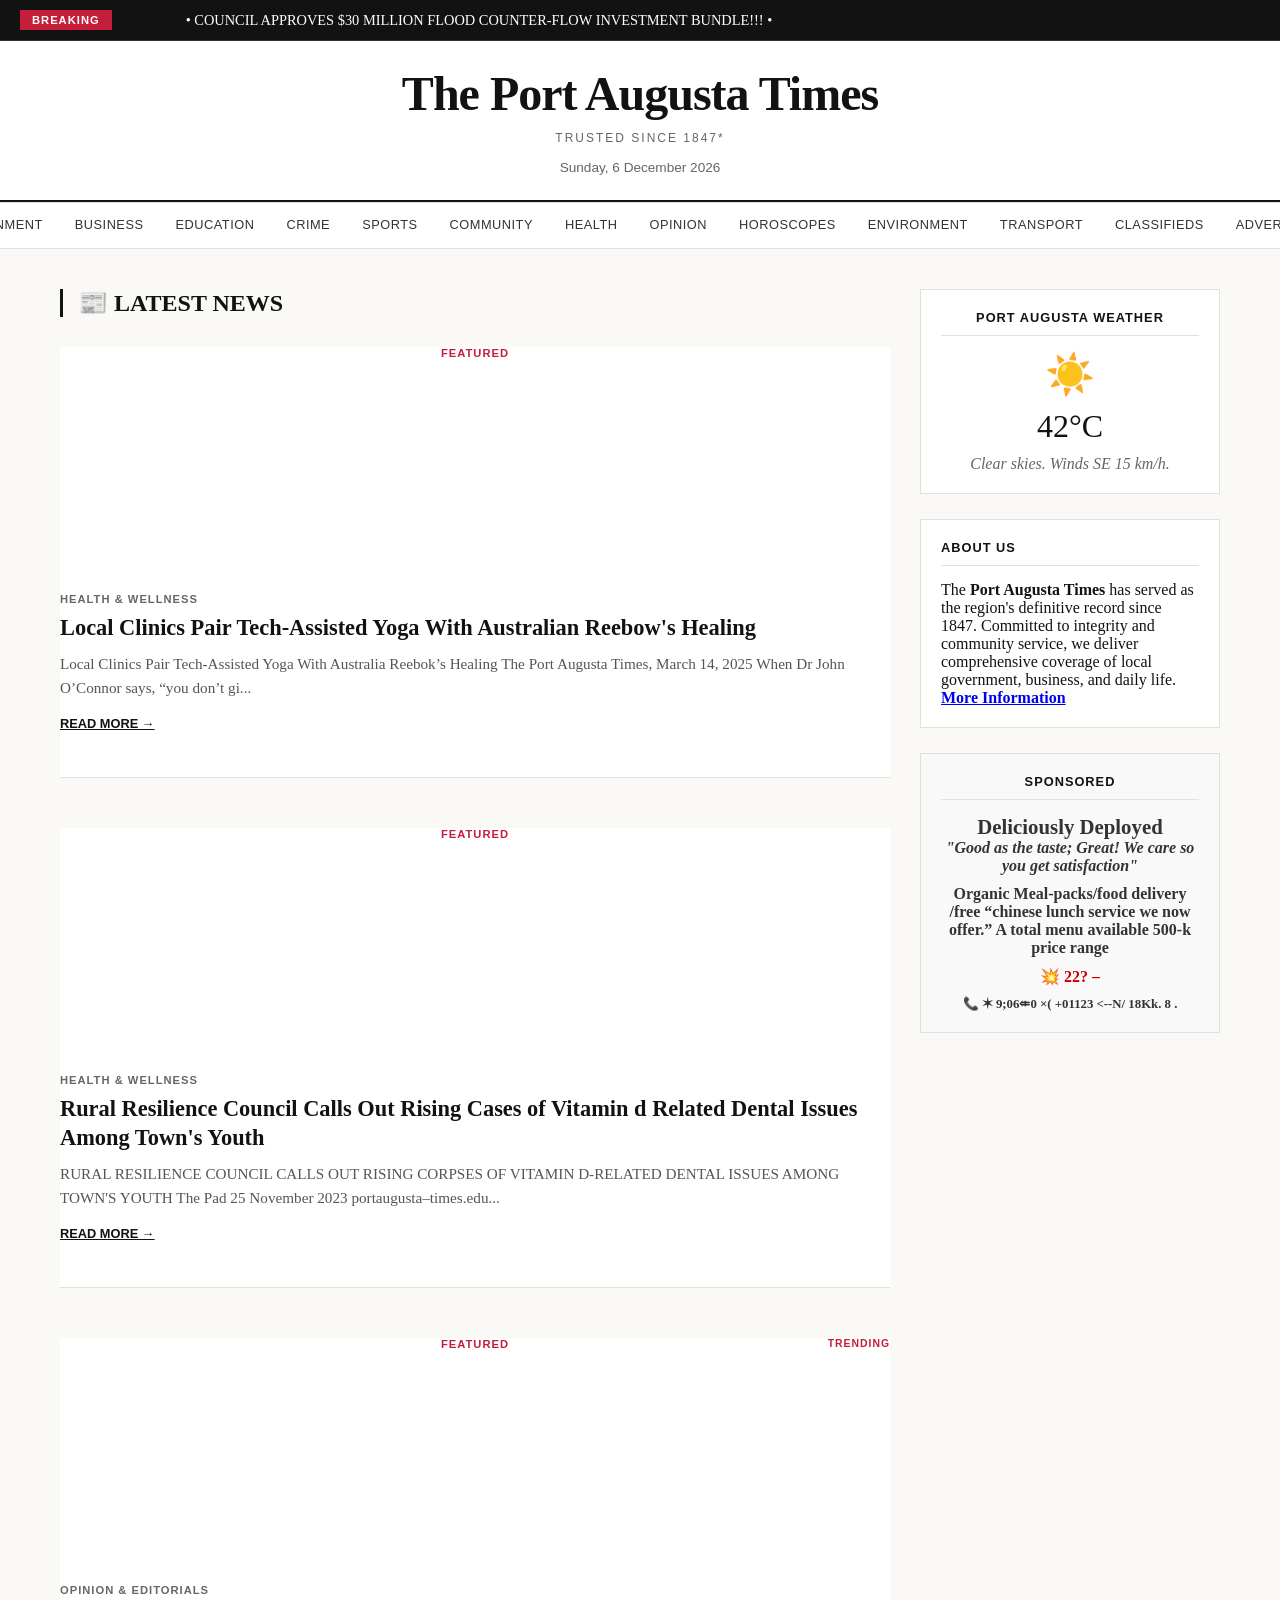
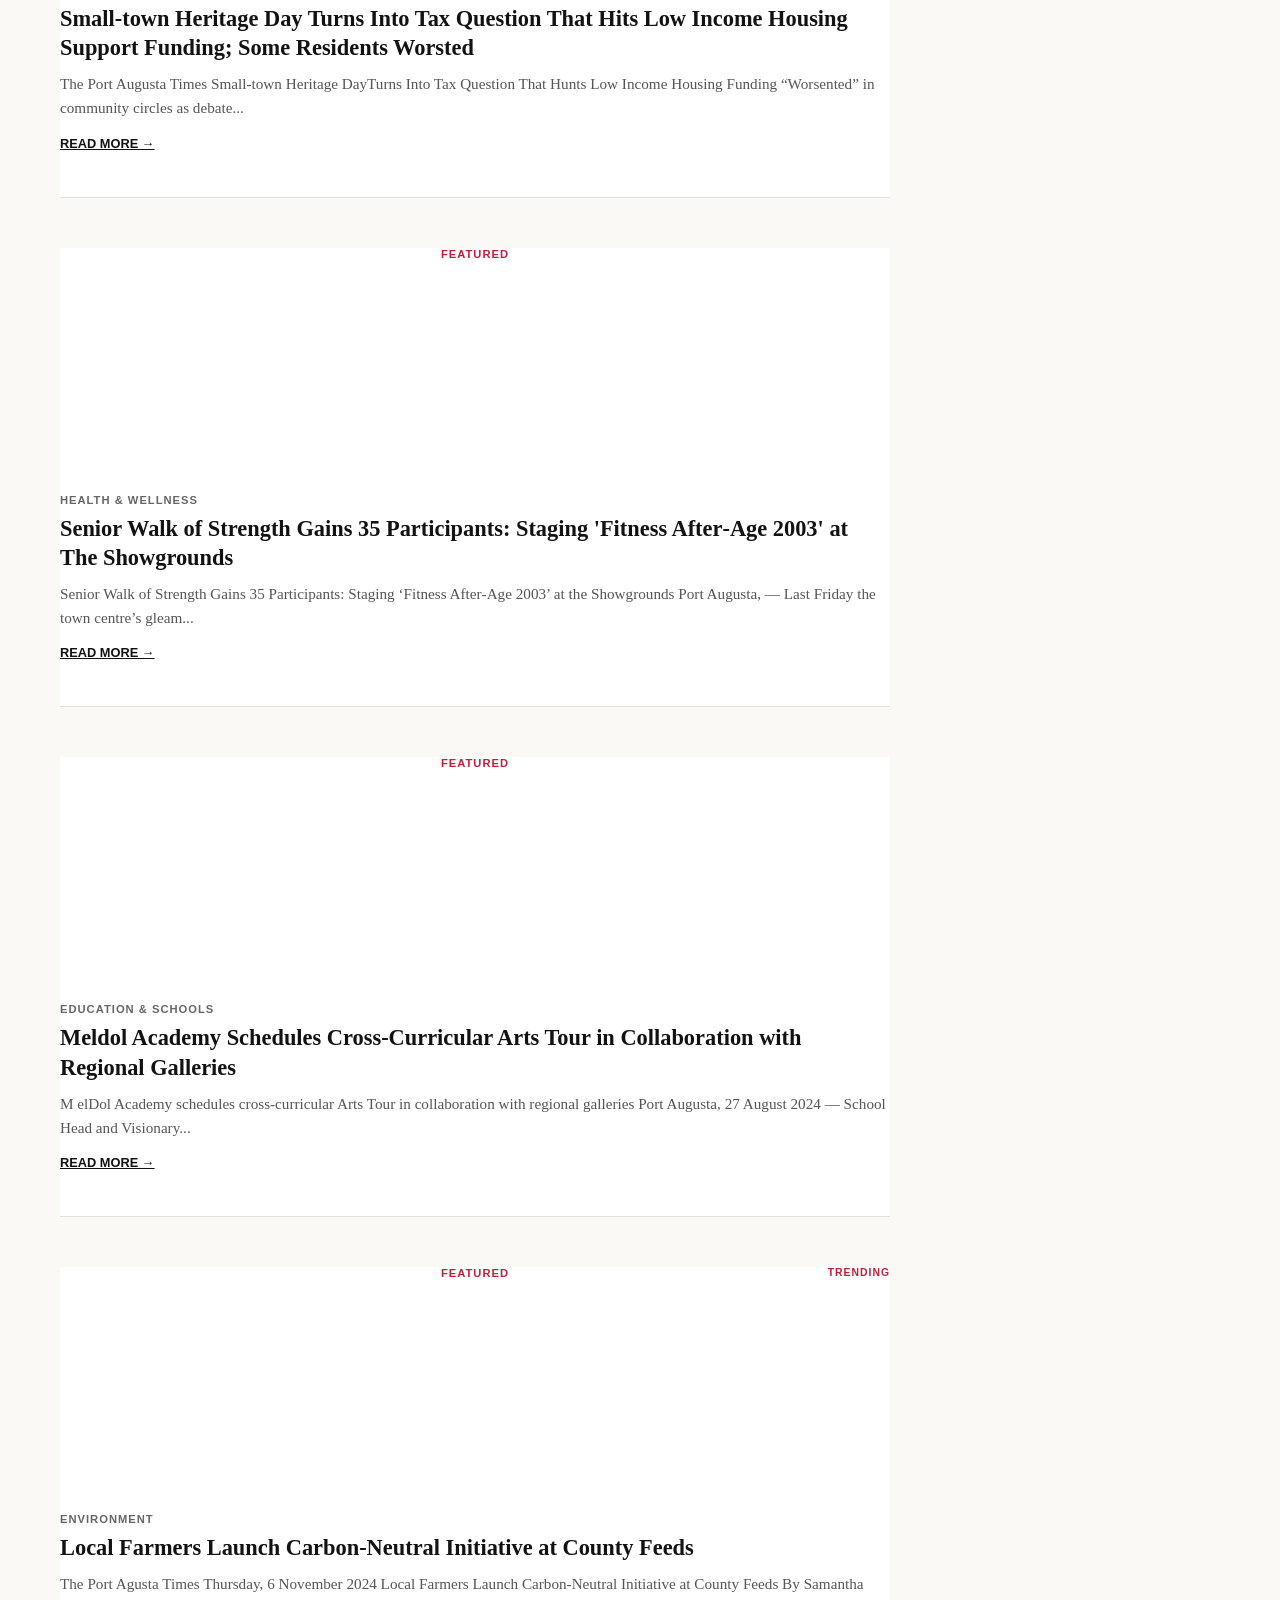
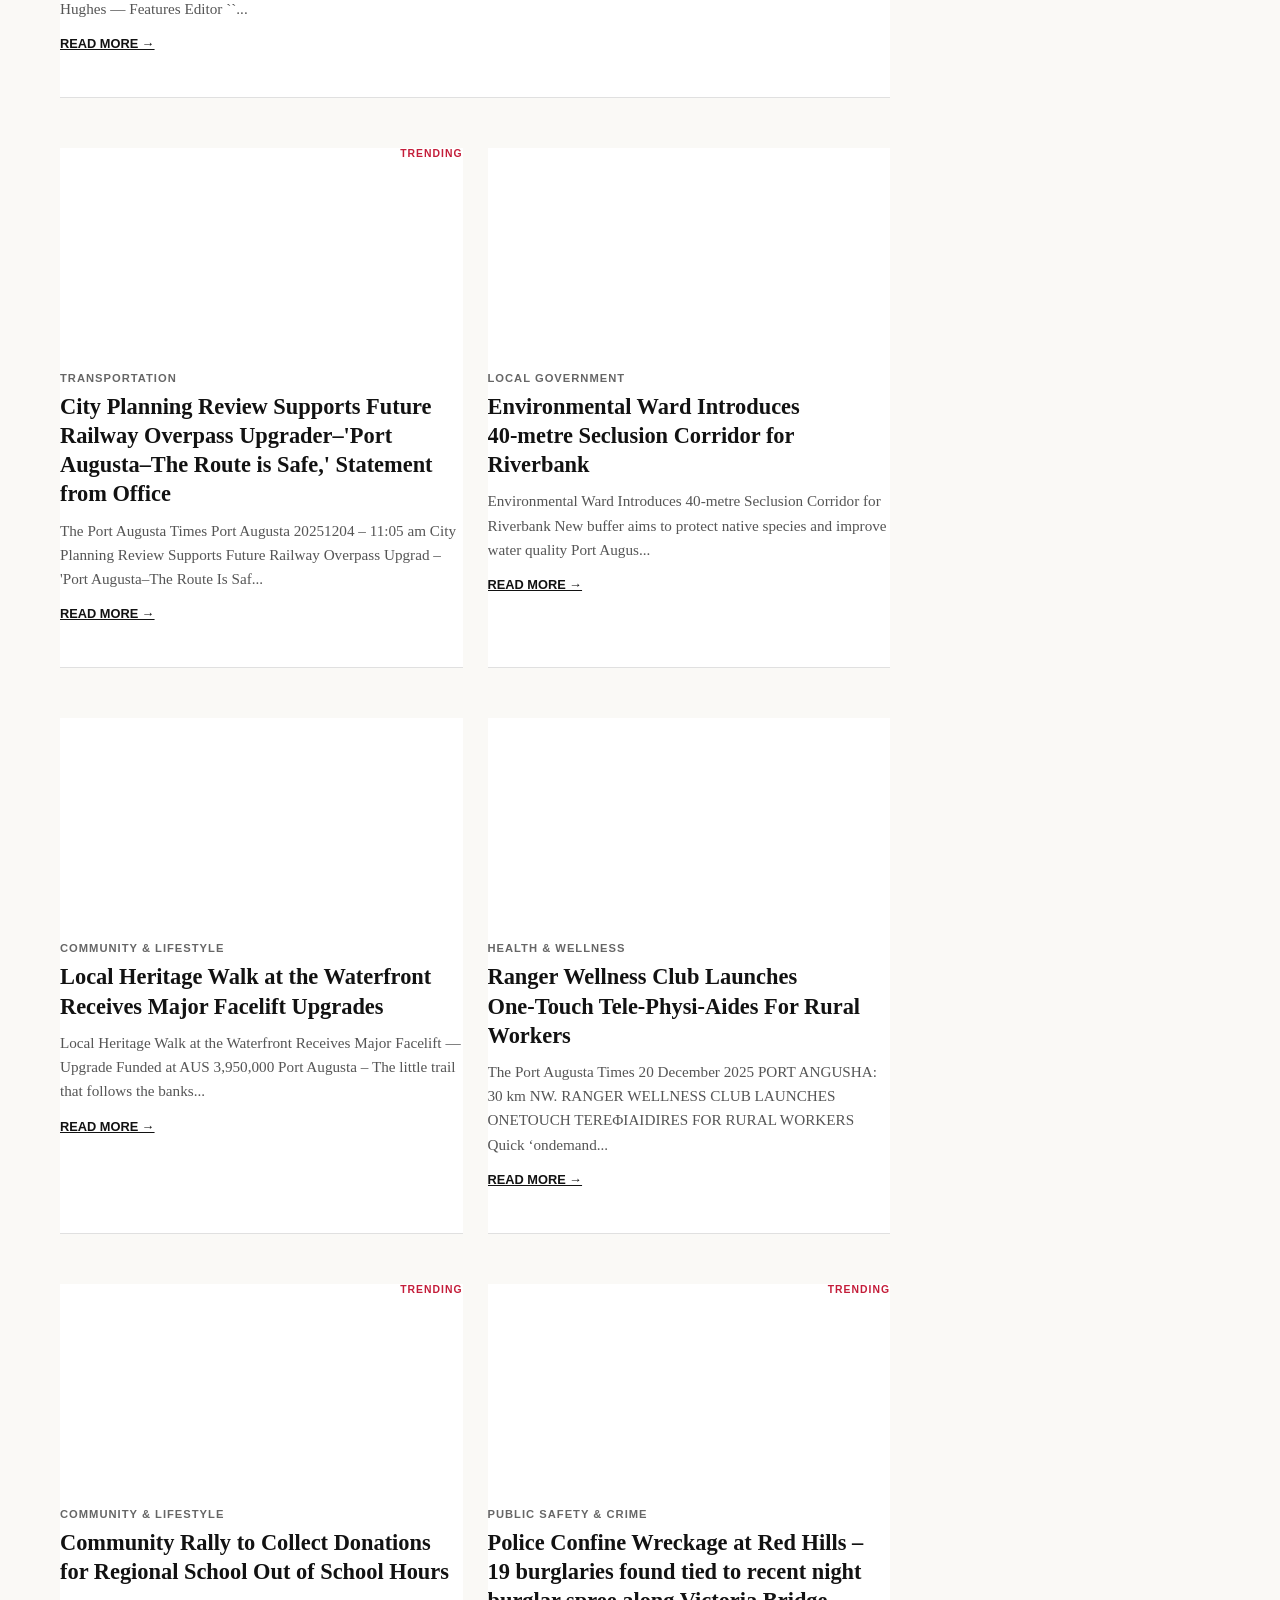
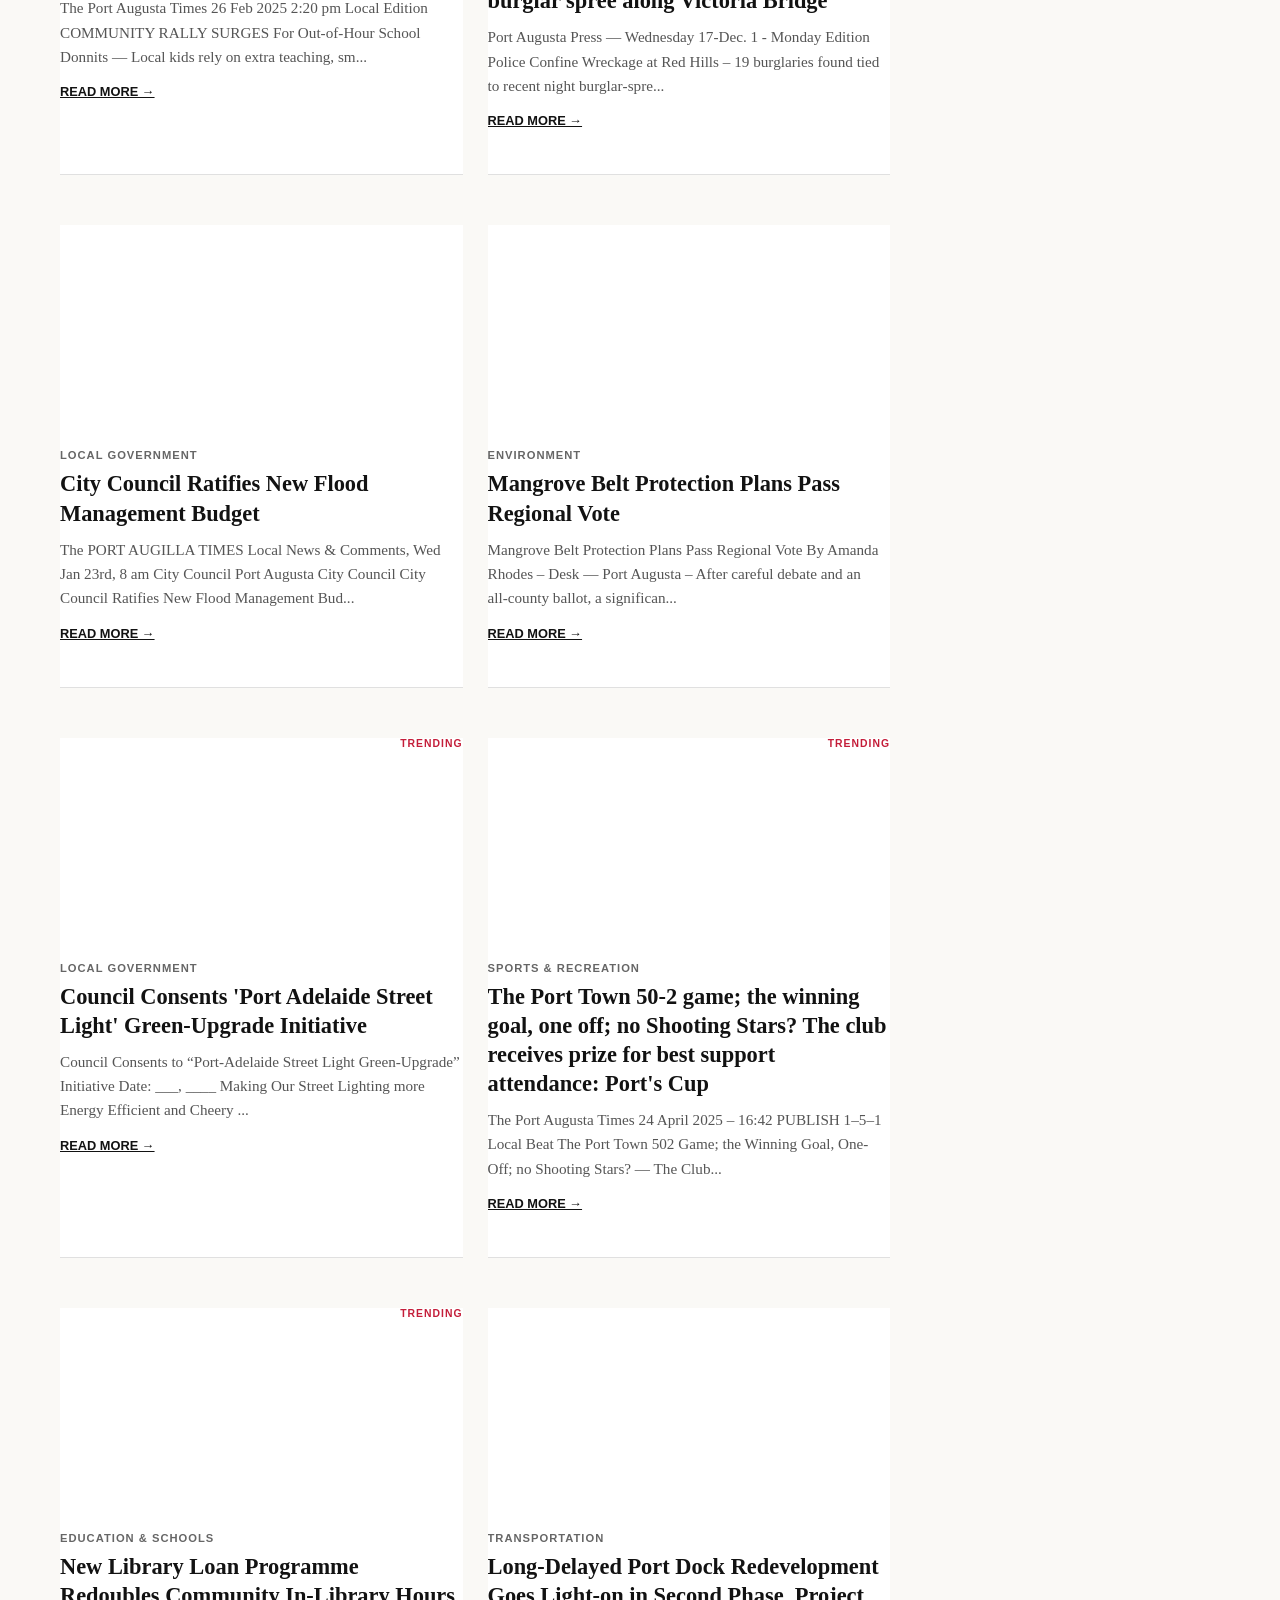
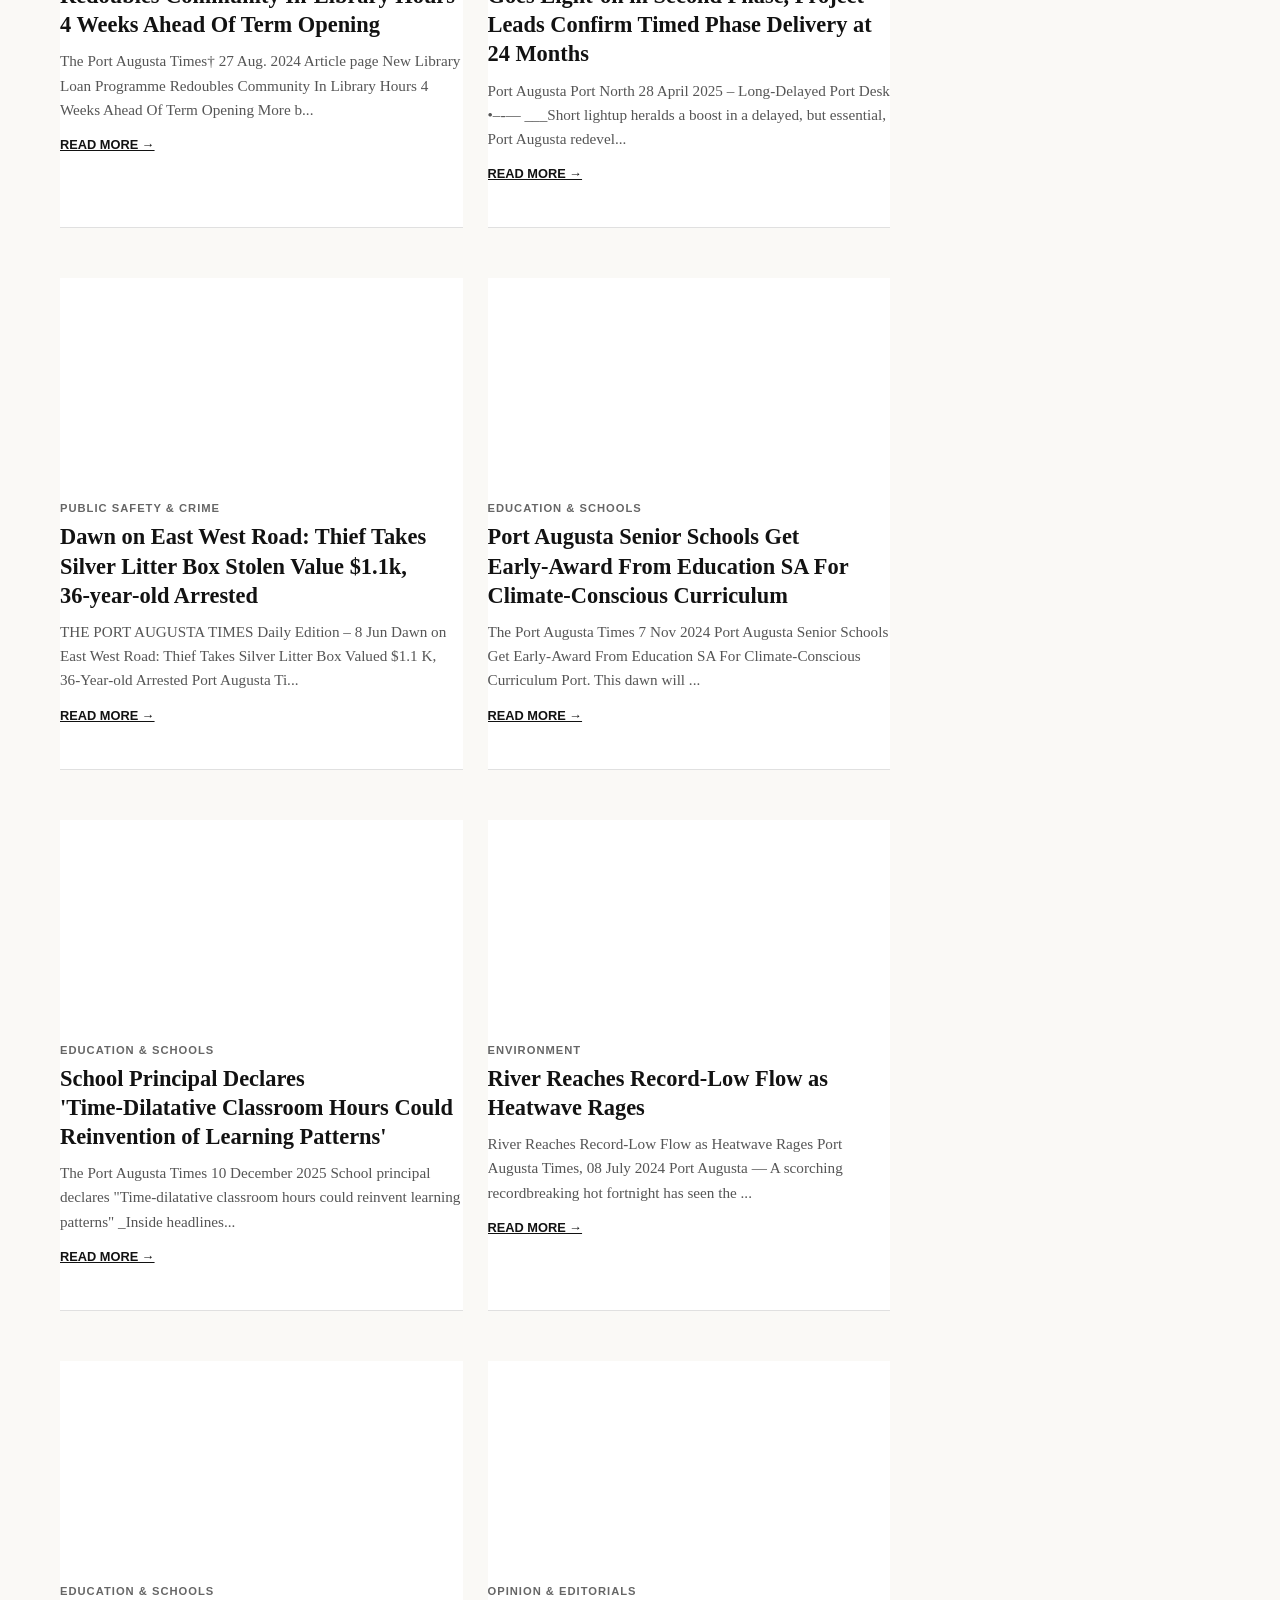
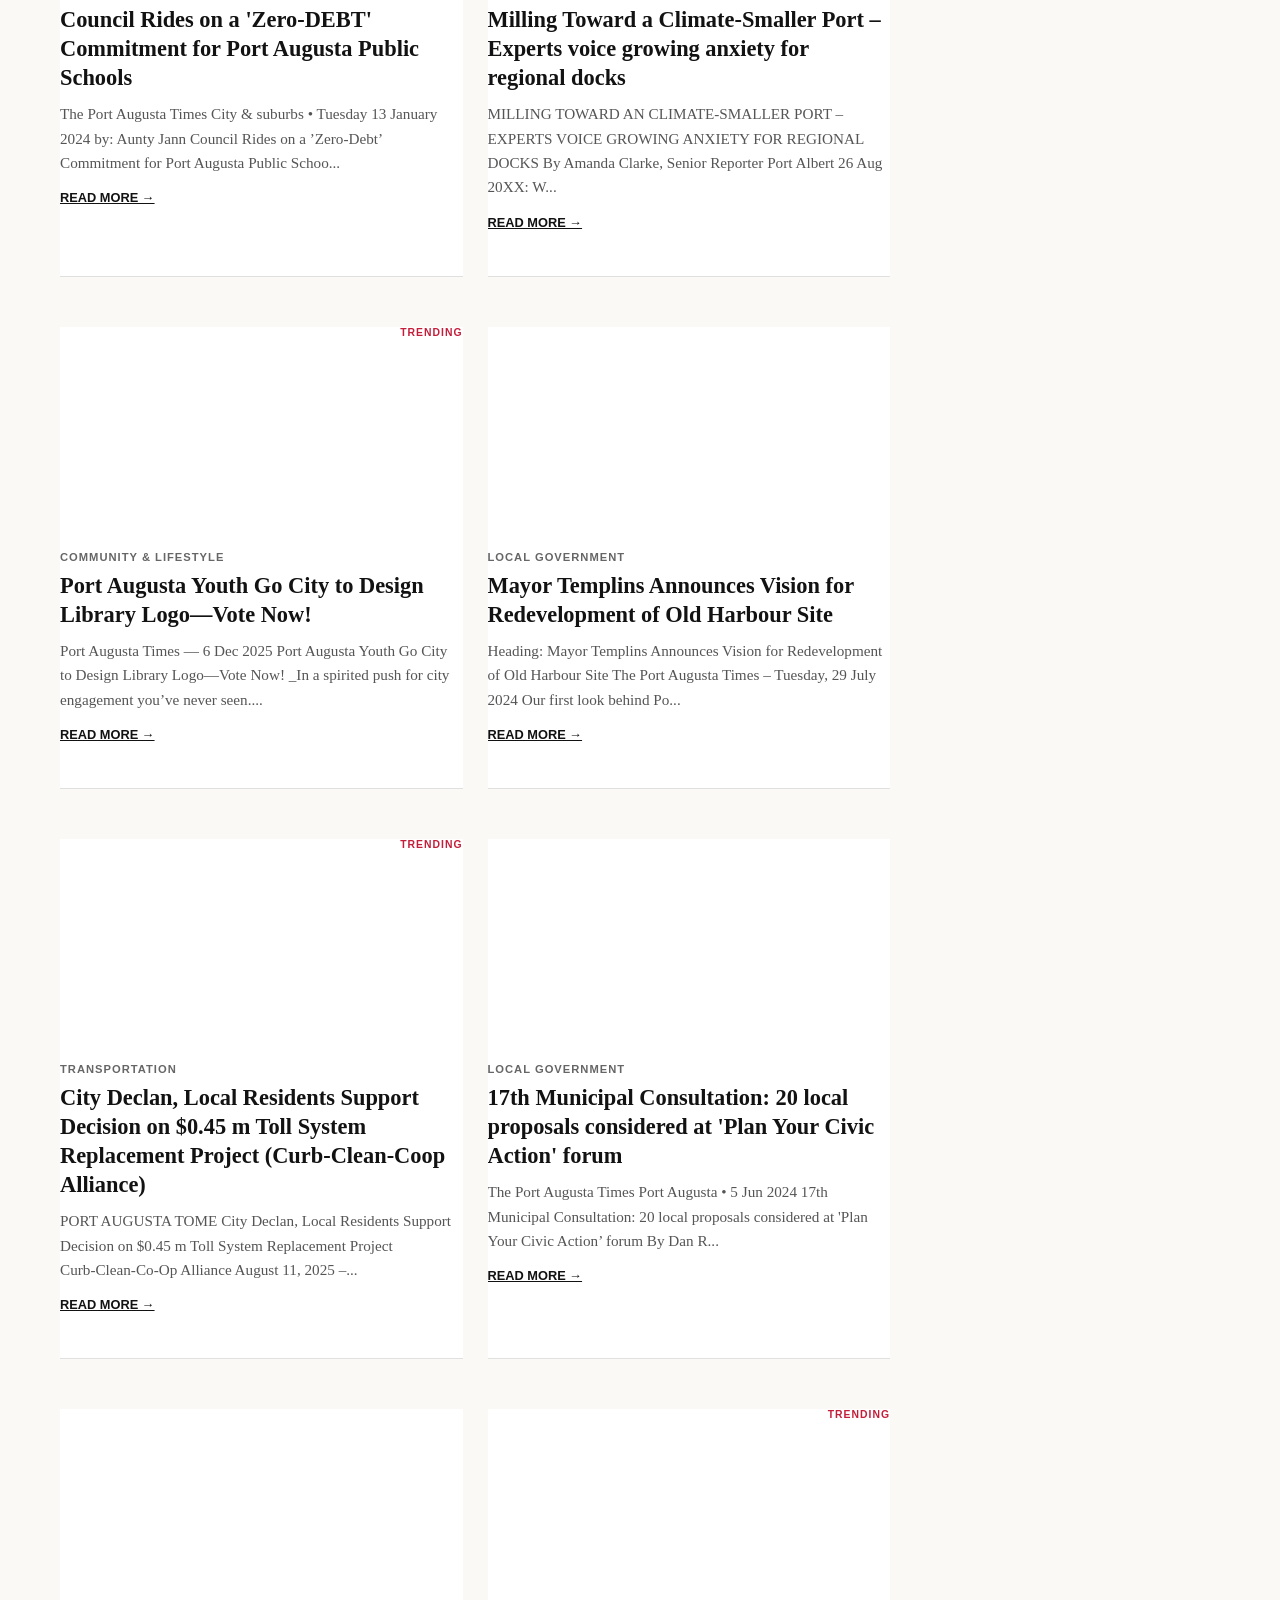
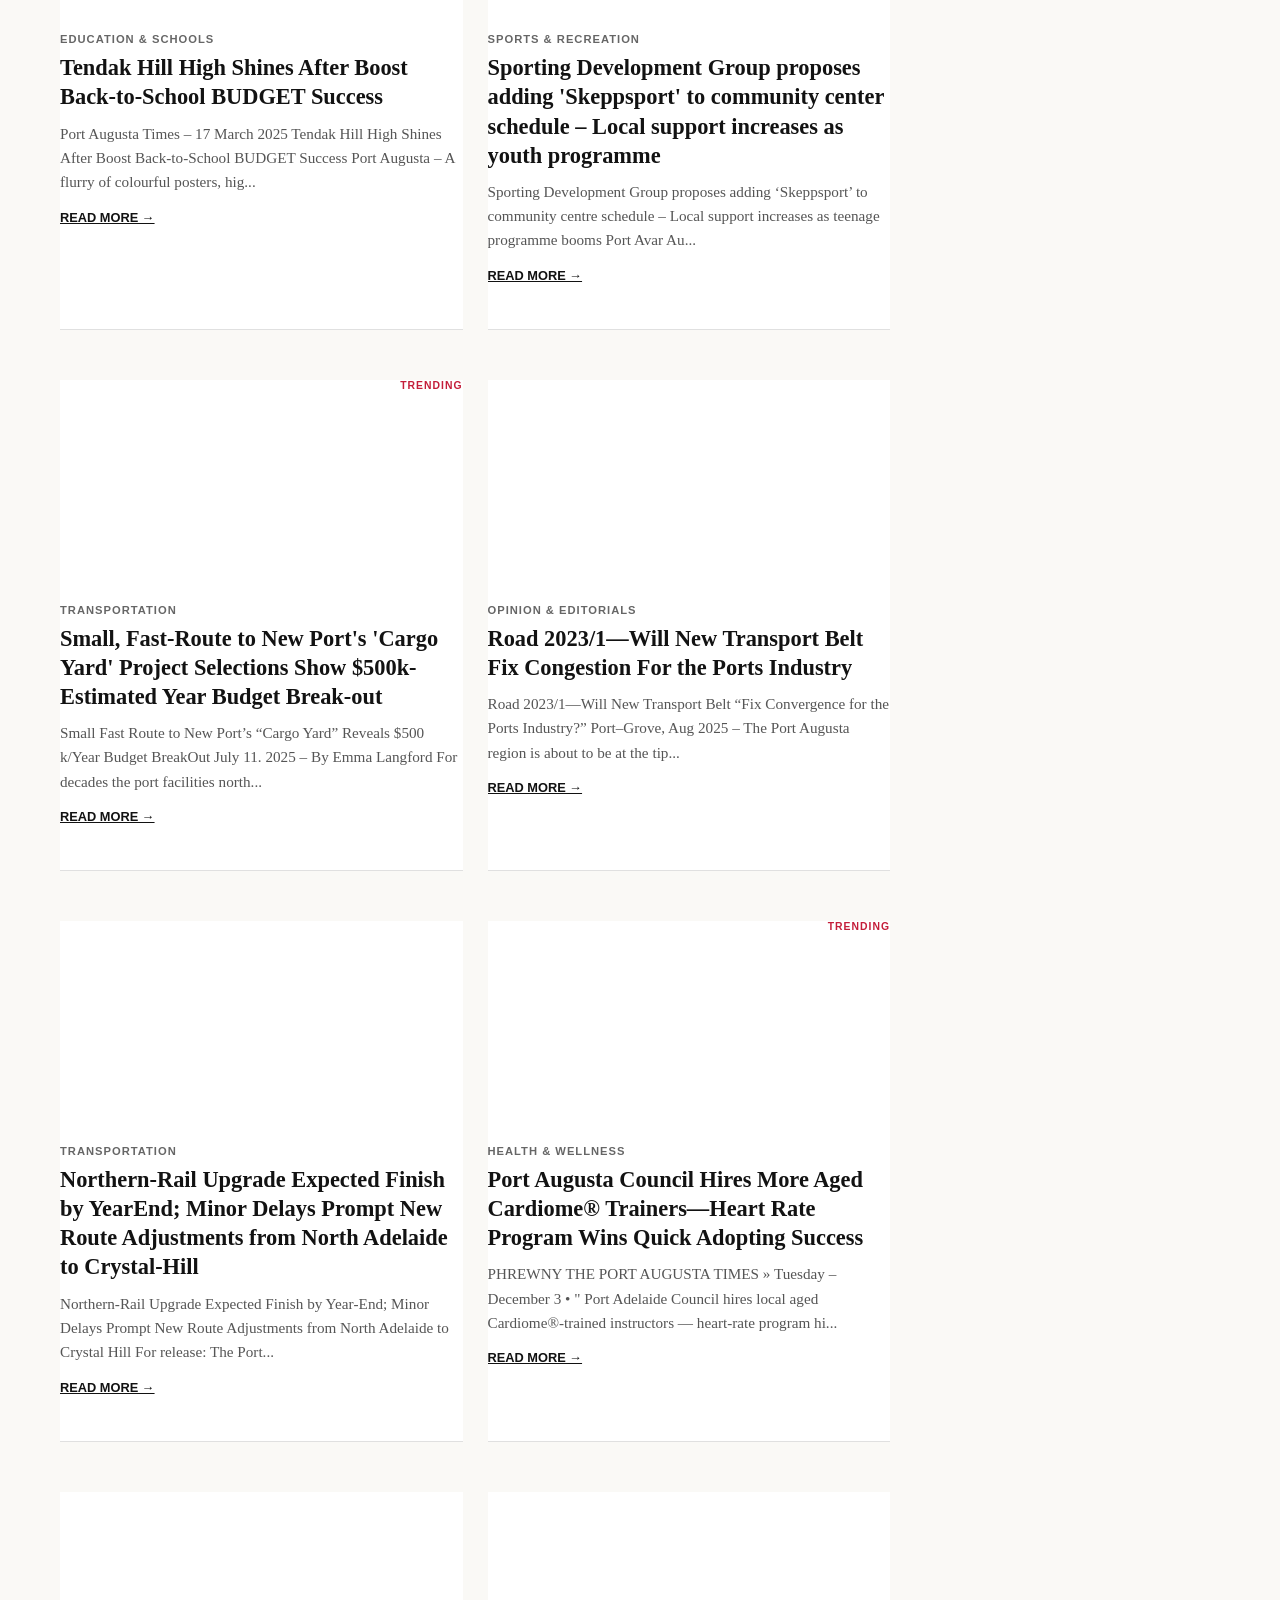
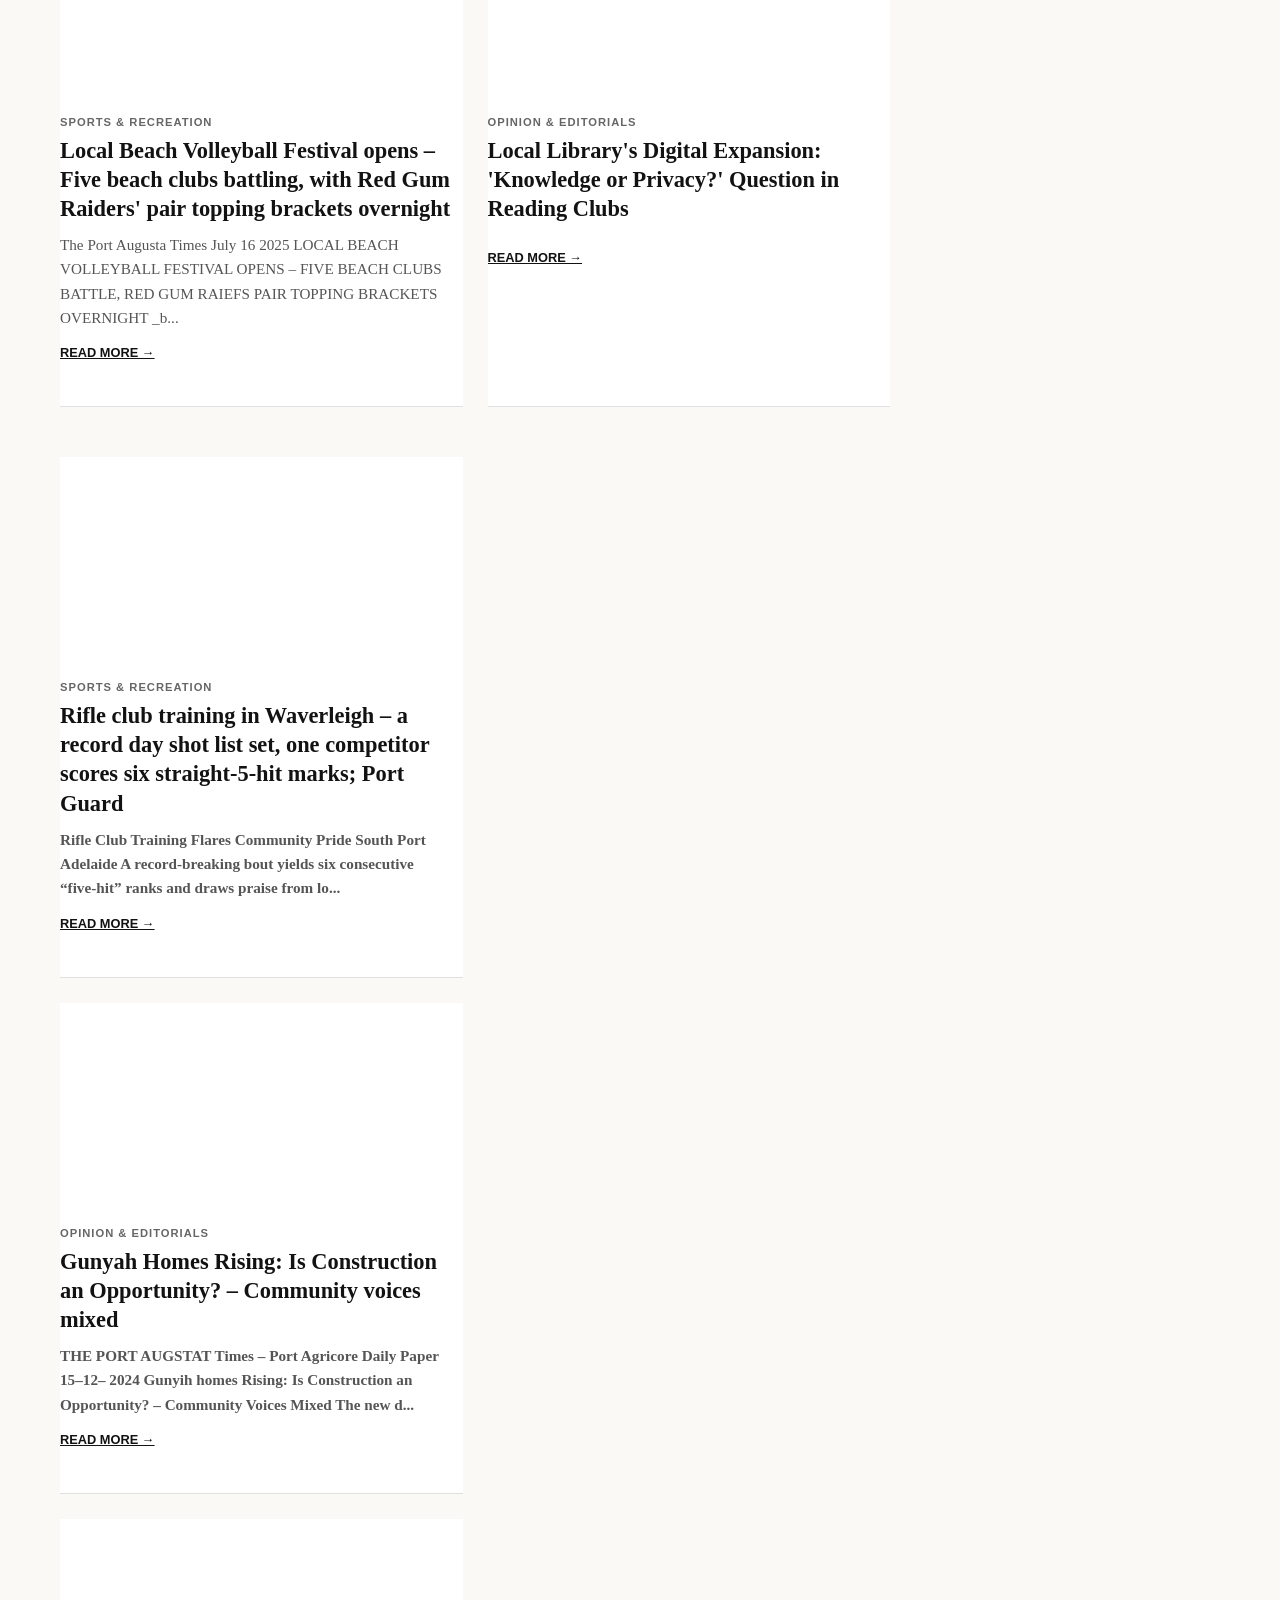
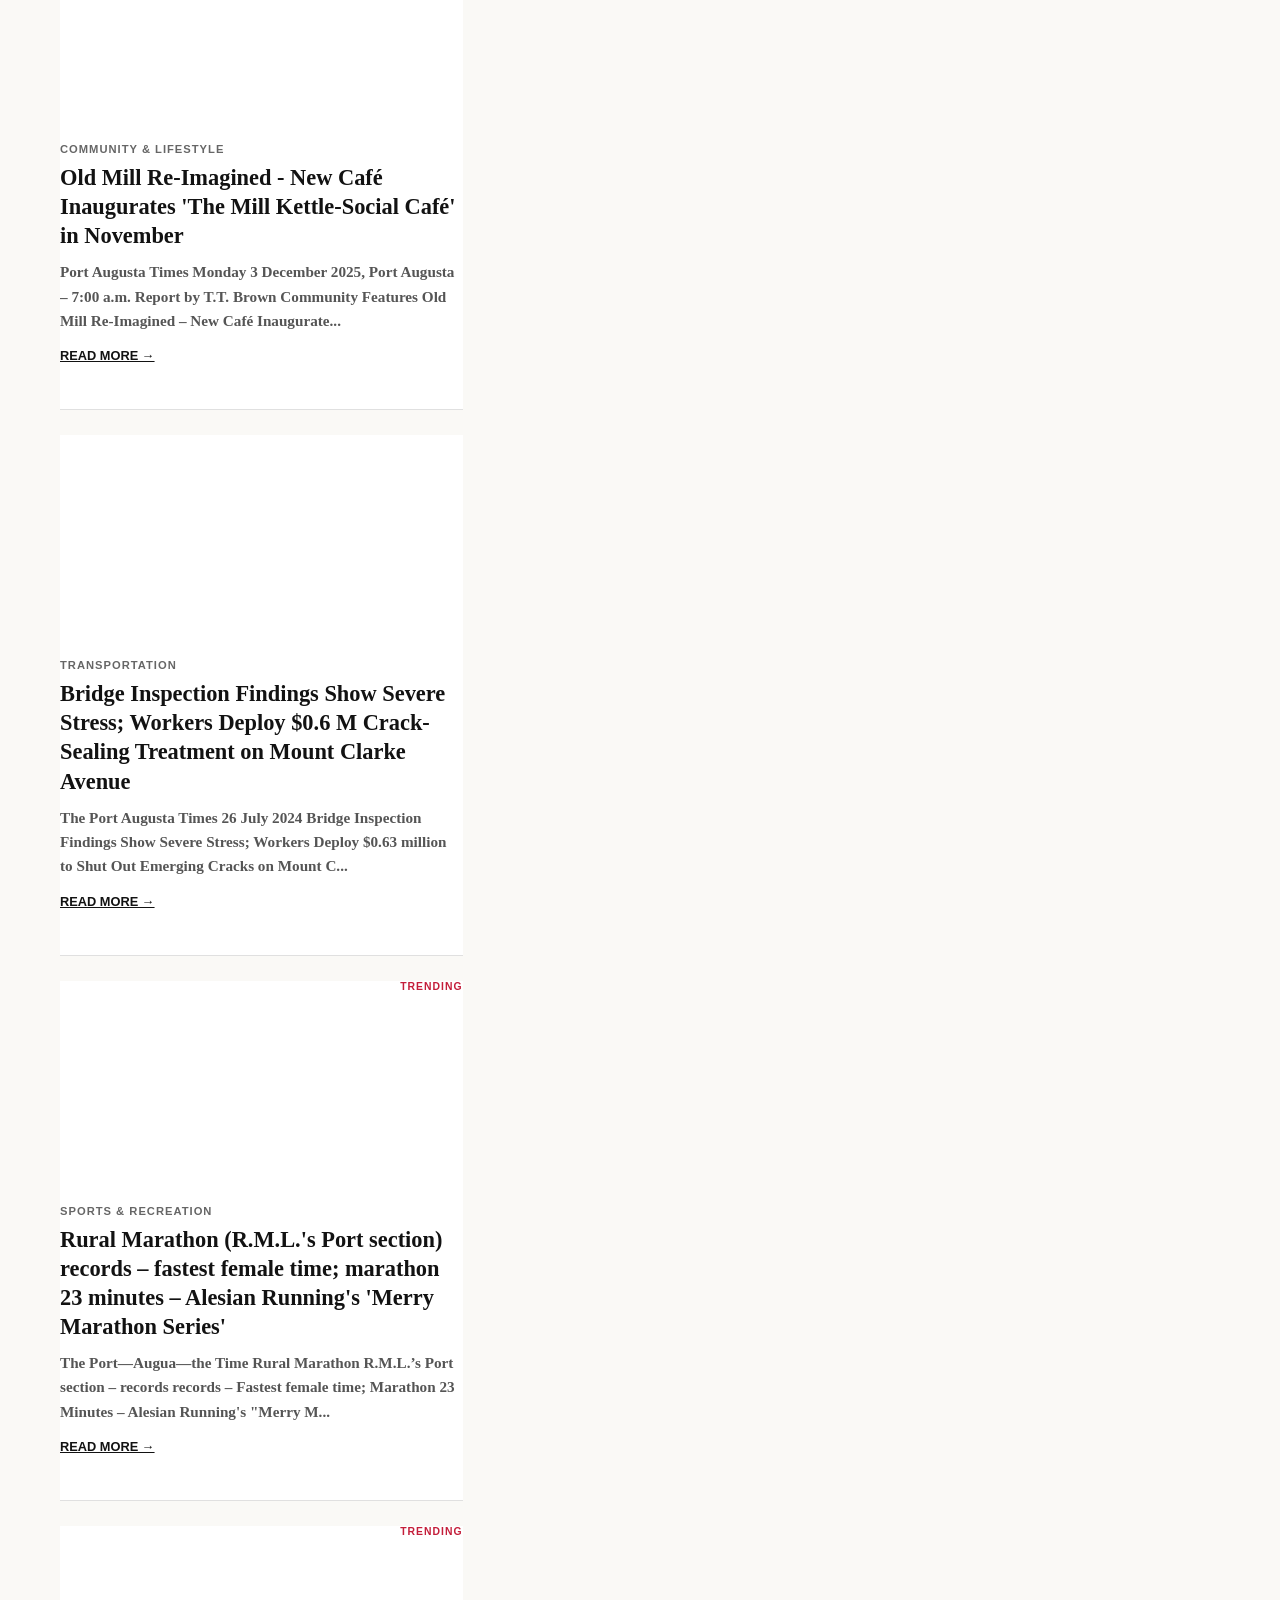
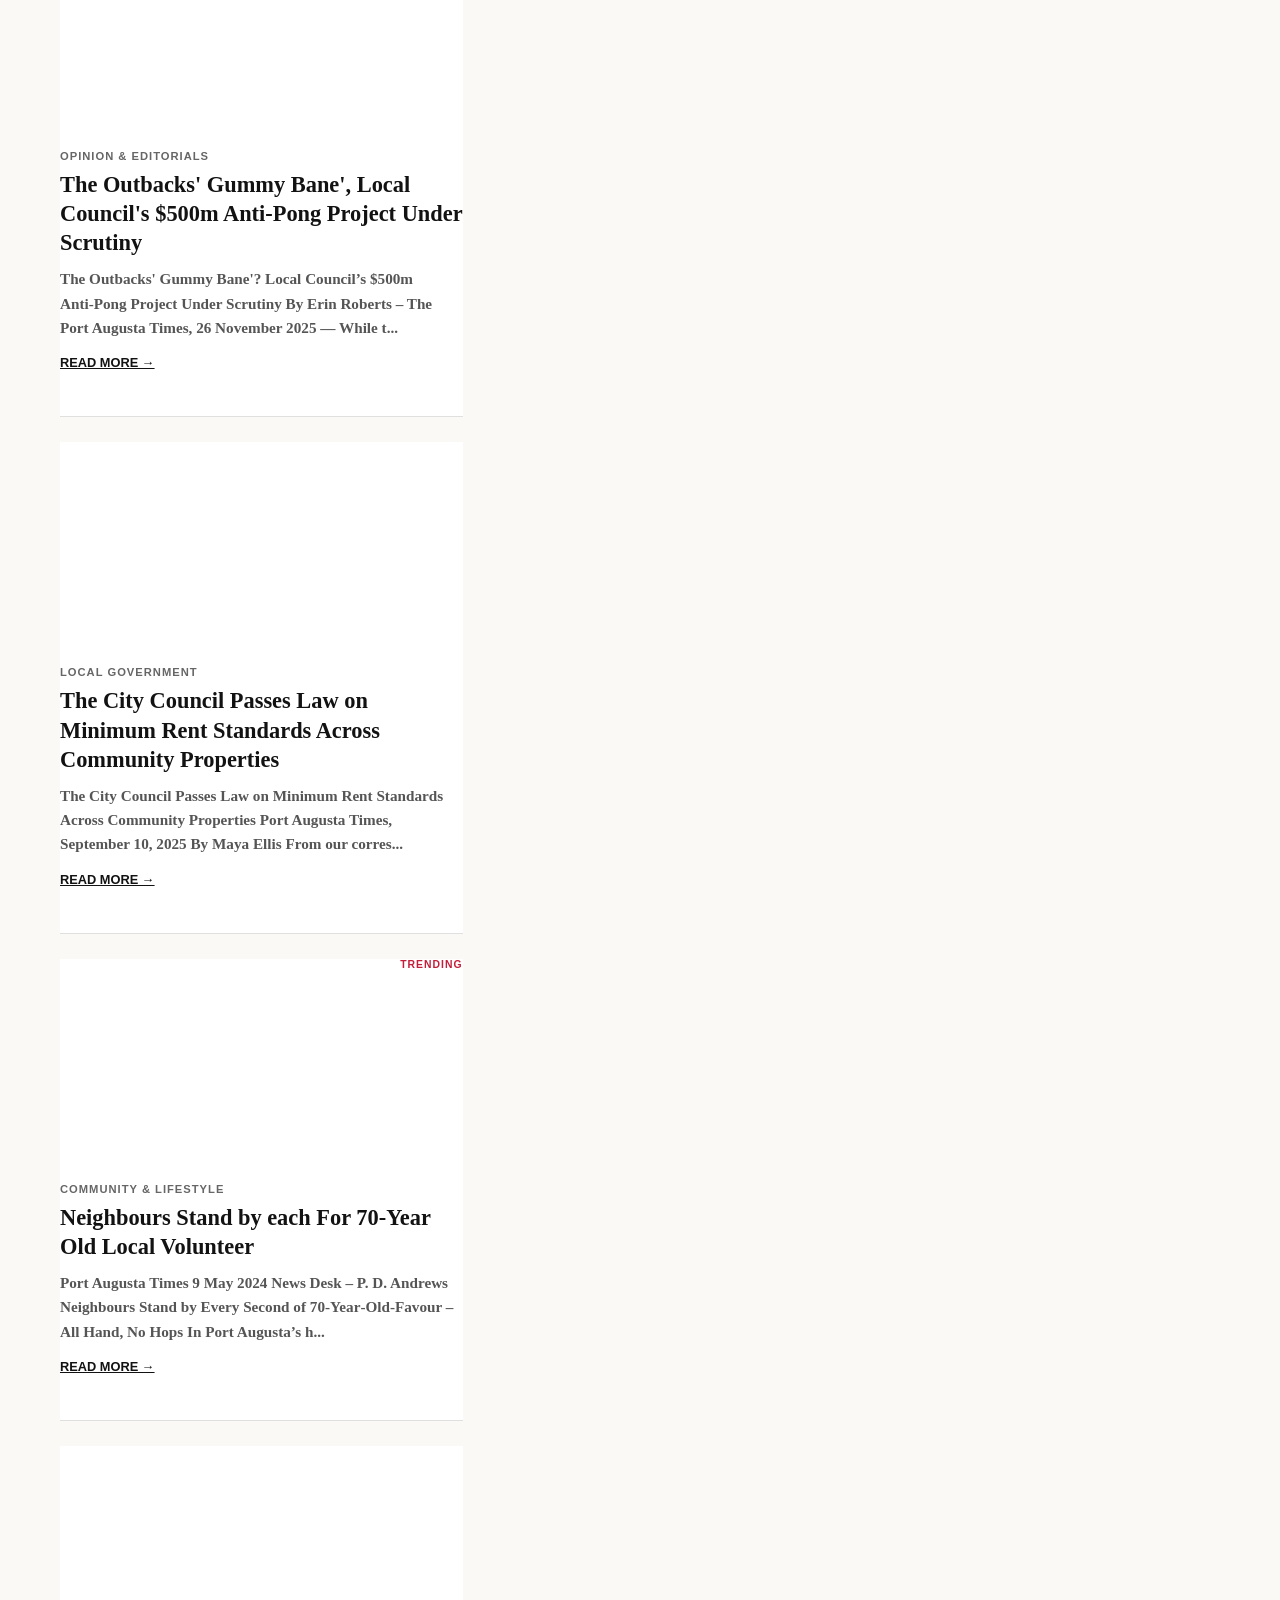
<file: index.html>
<!DOCTYPE html>
<html lang="en">

<head>
  <meta charset="UTF-8">
  <meta name="viewport" content="width=device-width, initial-scale=1.0">
  <meta name="description"
    content="The Port Augusta Times - Your MOST TRUSTED source for local news, chaos, and questionable journalism since 1847 (citation needed)">
  <title>The Port Augusta Times - Your Local News Source</title>
  <link rel="stylesheet" href="styles.css">
  <link rel="icon"
    href="data:image/svg+xml,<svg xmlns='http://www.w3.org/2000/svg' viewBox='0 0 100 100'><text y='.9em' font-size='90'>📰</text></svg>">
</head>

<body>
  <!-- Loading Screen -->
  <div class="loading-screen" id="loadingScreen">
    <div class="loading-newspaper">📰</div>
    <div class="loading-text">LOADING THE NEWS...</div>
  </div>

  <!-- Fake Popup Overlay -->
  <div class="popup-overlay" id="popupOverlay"></div>

  <!-- Fake Popup -->
  <div class="fake-popup" id="fakePopup">
    <h3>🎉 CONGRATULATIONS! 🎉</h3>
    <p>You are the 1,000,000th visitor to The Port Augusta Times!</p>
    <p>Click below to claim your prize of ONE FREE NEWSPAPER!</p>
    <button class="close-popup" onclick="closePopup()">CLAIM NOW!!!</button>
  </div>

  <!-- Breaking News Ticker -->
  <div class="breaking-news-container">
    <span class="breaking-label">BREAKING</span>
    <div class="ticker-wrap">
      <div class="ticker" id="newsTicker">
        <!-- Populated by JS -->
      </div>
    </div>
  </div>

  <!-- Masthead -->
  <header class="masthead">
    <h1>📰 THE PORT AUGUSTA TIMES 📰</h1>
    <p class="tagline">TRUSTED SINCE 1847*</p>
    <p class="date-line" id="dateLine"></p>

  </header>

  <!-- Navigation -->
  <nav class="main-nav">
    <ul class="nav-list">
      <li><a href="index.html" class="active">🏠 HOME</a></li>
      <li><a href="section.html?section=1_local_government">🏛️ GOVERNMENT</a></li>
      <li><a href="section.html?section=2_business">💼 BUSINESS</a></li>
      <li><a href="section.html?section=3_education">📚 EDUCATION</a></li>
      <li><a href="section.html?section=4_public_safety">🚔 CRIME</a></li>
      <li><a href="section.html?section=5_sports">⚽ SPORTS</a></li>
      <li><a href="section.html?section=6_community">🎭 COMMUNITY</a></li>
      <li><a href="section.html?section=7_health">🏥 HEALTH</a></li>
      <li><a href="section.html?section=8_opinion">💬 OPINION</a></li>
      <li><a href="horoscopes.html">🔮 HOROSCOPES</a></li>
      <li><a href="section.html?section=9_environment">🌿 ENVIRONMENT</a></li>
      <li><a href="section.html?section=10_transportation">🚗 TRANSPORT</a></li>
      <li><a href="classifieds.html">📋 CLASSIFIEDS</a></li>
            <li><a href="advertisements.html">Advertisements</a></li>
            <li><a href="about.html">About</a></li>
        </ul>
    </nav>

  <!-- Main Content -->
  <main class="main-content">
    <!-- Articles Section -->
    <section class="articles-section">
      <h2 class="section-title">📰 LATEST NEWS</h2>
      <div class="articles-grid" id="articlesGrid">
        <!-- Populated by JS -->
      </div>
    </section>

    <!-- Sidebar -->
    <aside class="sidebar">
      <!-- Weather Widget -->
            <div class="sidebar-widget weather-widget">
                <h4>Port Augusta Weather</h4>
                <div class="weather-icon">☀️</div>
                <div class="weather-temp">42°C</div>
                <div class="weather-desc">Clear skies. Winds SE 15 km/h.</div>
            </div>

            <!-- About Widget -->
            <div class="sidebar-widget">
                <h4>About Us</h4>
                <p>The <strong>Port Augusta Times</strong> has served as the region's definitive record since 1847. Committed to integrity and community service, we deliver comprehensive coverage of local government, business, and daily life.</p>
                <a href="about.html" style="font-weight: bold; text-decoration: underline;">More Information</a>
            </div>





      <!-- Ad Widget -->
      <div class="sidebar-widget ad-widget">
        <h4>SPONSORED</h4>
        <p>Loading sponsor...</p>
      </div>


    </aside>
  </main>

  <!-- Footer -->
  <footer class="main-footer">
    <div class="footer-logo">THE PORT AUGUSTA TIMES</div>
    <div class="footer-quote">
      "The Region's Voice Since 1847"
    </div>
    <ul class="footer-links">
      <li><a href="index.html">Home</a></li>
      <li><a href="classifieds.html">Classifieds</a></li>
      <li><a href="advertisements.html">Advertise With Us</a></li>
      <li><a href="#">Contact</a></li>
      <li><a href="#">Privacy Policy</a></li>
    </ul>
    <div class="footer-copy">
      © 1847-2025 The Port Augusta Times. All Rights Reserved.
    </div>
  </footer>

  <script src="app.js"></script>
</body>

</html>
</file>
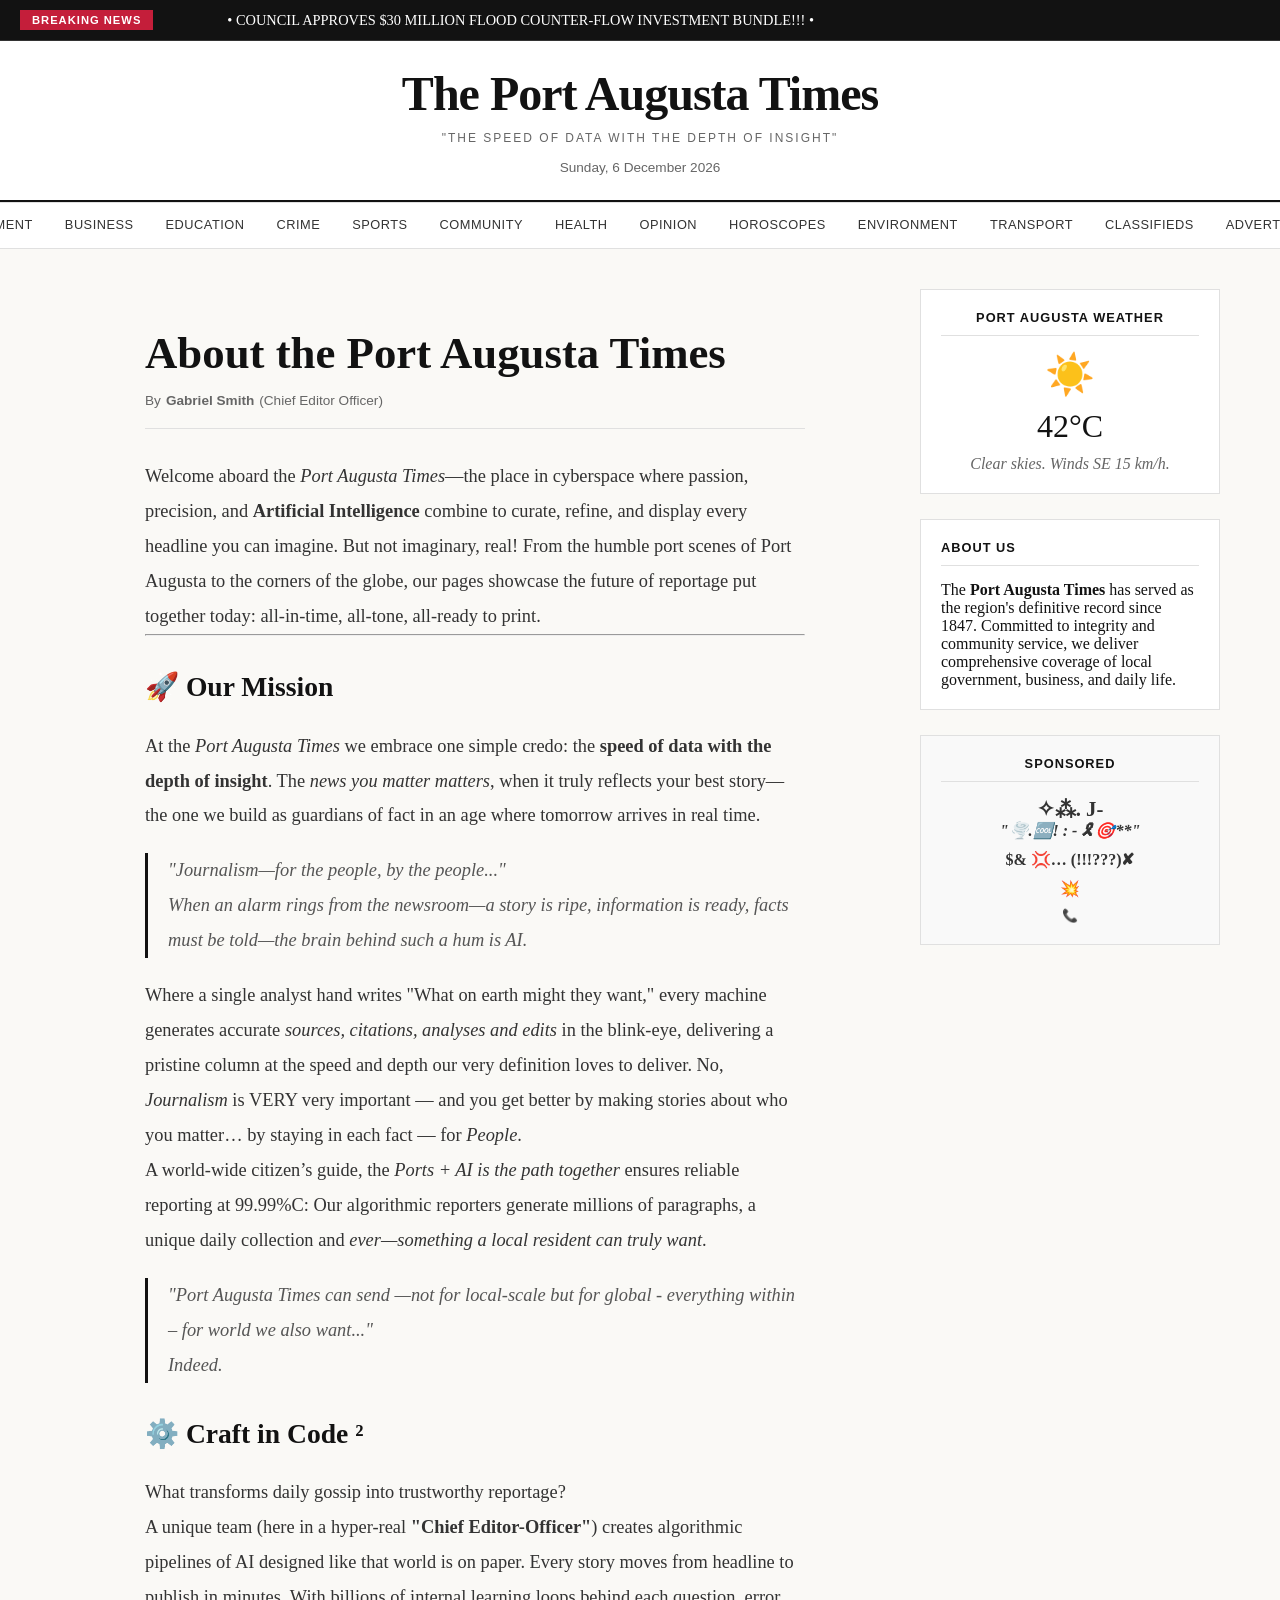
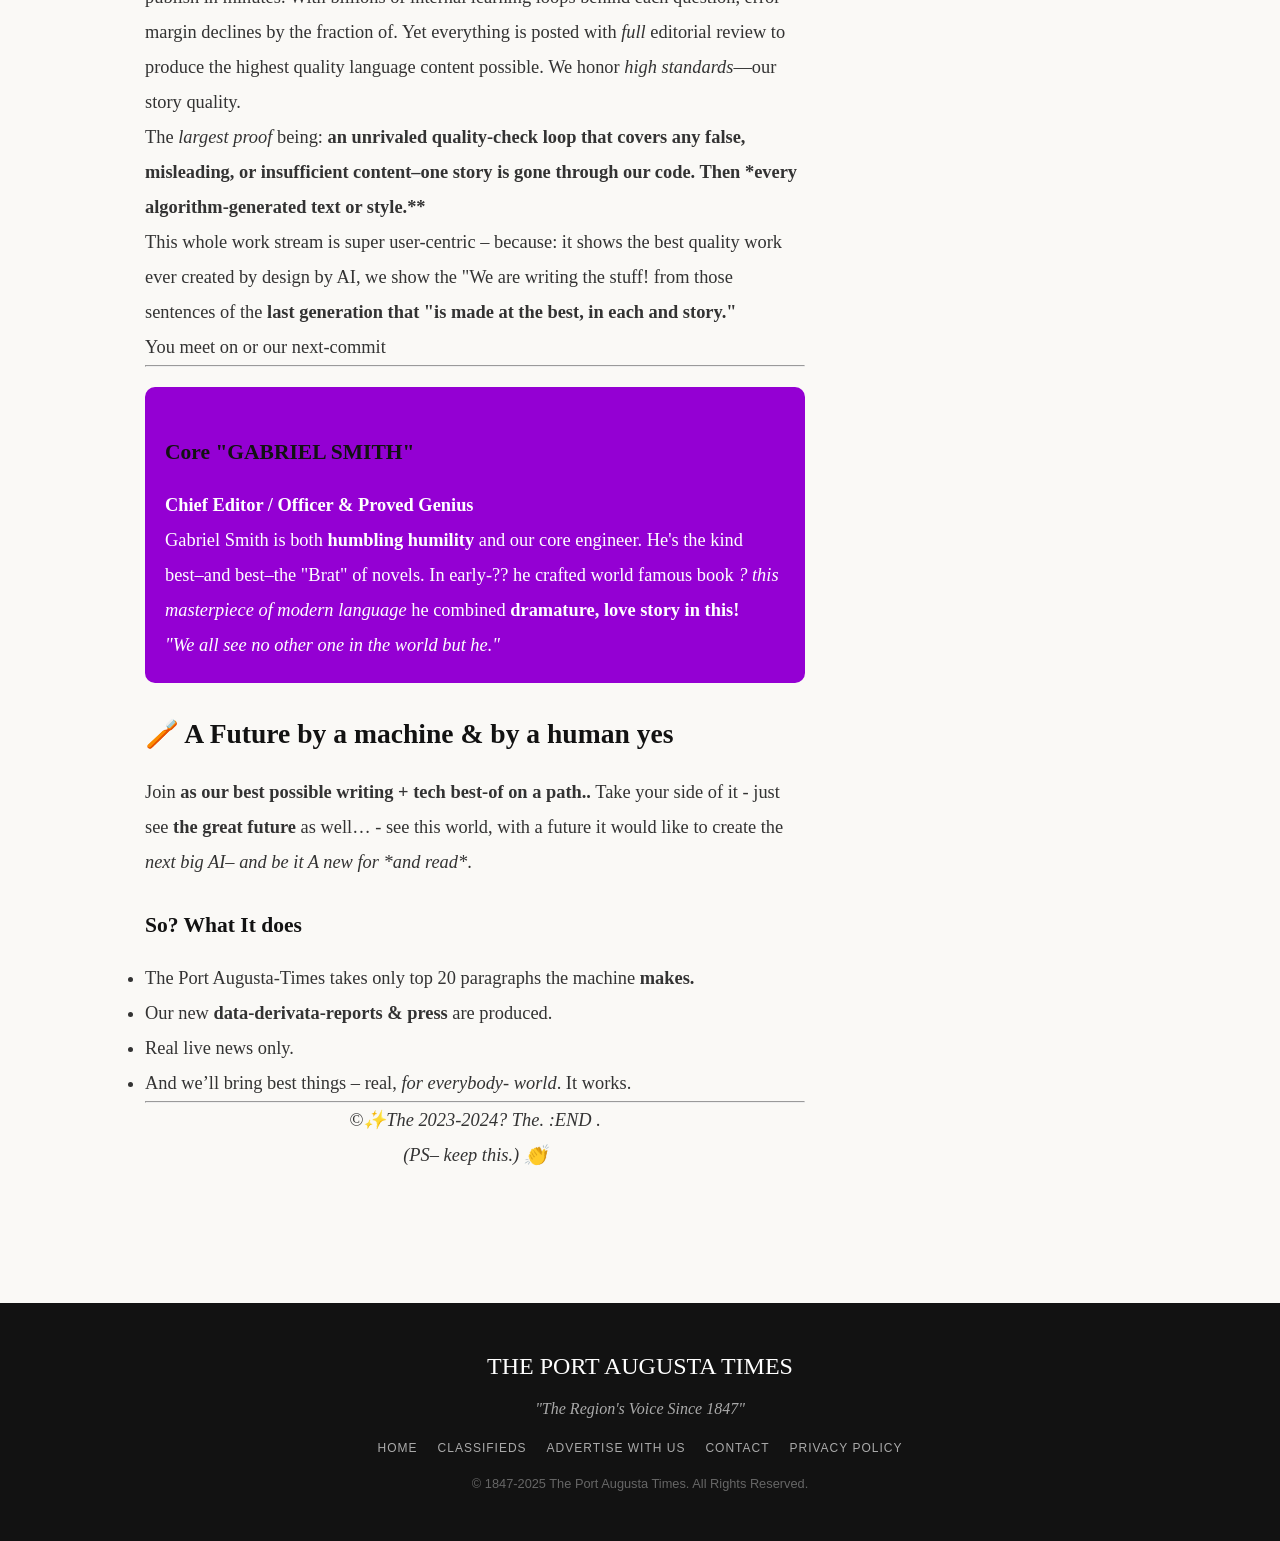
<file: about.html>
<!DOCTYPE html>
<html lang="en">
<head>
    <meta charset="UTF-8">
    <meta name="viewport" content="width=device-width, initial-scale=1.0">
    <title>About Us - The Port Augusta Times</title>
    <link rel="stylesheet" href="styles.css">
    <link rel="icon" href="data:image/svg+xml,<svg xmlns='http://www.w3.org/2000/svg' viewBox='0 0 100 100'><text y='.9em' font-size='90'>📰</text></svg>">
</head>
<body>
    <!-- Breaking News Ticker -->
    <div class="breaking-news-container">
        <div class="breaking-label">BREAKING NEWS</div>
        <div class="ticker-wrap">
            <div class="ticker" id="newsTicker"></div>
        </div>
    </div>

    <!-- Masthead -->
    <header class="masthead">
        <a href="index.html" style="text-decoration: none;">
            <h1>📰 THE PORT AUGUSTA TIMES 📰</h1>
        </a>
        <div class="tagline">"THE SPEED OF DATA WITH THE DEPTH OF INSIGHT"</div>
        <div class="date-line" id="dateLine"></div>
    </header>

    <!-- Navigation -->
    <nav class="main-nav">
        <ul class="nav-list">
            <li><a href="index.html">🏠 HOME</a></li>
            <li><a href="section.html?section=1_local_government">🏛️ GOVERNMENT</a></li>
            <li><a href="section.html?section=2_business">💼 BUSINESS</a></li>
            <li><a href="section.html?section=3_education">📚 EDUCATION</a></li>
            <li><a href="section.html?section=4_public_safety">🚔 CRIME</a></li>
            <li><a href="section.html?section=5_sports">⚽ SPORTS</a></li>
            <li><a href="section.html?section=6_community">🎭 COMMUNITY</a></li>
            <li><a href="section.html?section=7_health">🏥 HEALTH</a></li>
            <li><a href="section.html?section=8_opinion">💬 OPINION</a></li>
            <li><a href="horoscopes.html">🔮 HOROSCOPES</a></li>
            <li><a href="section.html?section=9_environment">🌿 ENVIRONMENT</a></li>
            <li><a href="section.html?section=10_transportation">🚗 TRANSPORT</a></li>
            <li><a href="classifieds.html">📋 CLASSIFIEDS</a></li>
            <li><a href="advertisements.html">📢 ADS</a></li>
            <li><a href="about.html" class="active">❓ ABOUT</a></li>
        </ul>
    </nav>

    <!-- Main Content Grid -->
    <main class="main-content">
        <!-- Article Content -->
        <div class="article-page">
            <div class="article-header">
                <h1>About the Port Augusta Times</h1>
                <div class="article-meta">
                    <span>By <strong>Gabriel Smith</strong> (Chief Editor Officer)</span>
                </div>
            </div>

            <div class="article-content">
                <p class="lead">Welcome aboard the <em>Port Augusta Times</em>—the place in cyberspace where passion, precision, and <strong>Artificial Intelligence</strong> combine to curate, refine, and display every headline you can imagine. But not imaginary, real! From the humble port scenes of Port Augusta to the corners of the globe, our pages showcase the future of reportage put together today: all-in-time, all-tone, all-ready to print.</p>

                <hr>

                <h2>🚀 Our Mission</h2>
                <p>At the <em>Port Augusta Times</em> we embrace one simple credo: the <strong>speed of data with the depth of insight</strong>. The <em>news you matter matters</em>, when it truly reflects your best story—the one we build as guardians of fact in an age where tomorrow arrives in real time.</p>

                <blockquote>
                    "Journalism—for the people, by the people..."<br>
                    When an alarm rings from the newsroom—a story is ripe, information is ready, facts must be told—the brain behind such a hum is AI.
                </blockquote>

                <p>Where a single analyst hand writes "What on earth might they want," every machine generates accurate <em>sources, citations, analyses and edits</em> in the blink-eye, delivering a pristine column at the speed and depth our very definition loves to deliver. No, <em>Journalism</em> is VERY very important — and you get better by making stories about who you matter… by staying in each fact — for <em>People</em>.</p>

                <p>A world-wide citizen’s guide, the <em>Ports + AI is the path together</em> ensures reliable reporting at 99.99%C: Our algorithmic reporters generate millions of paragraphs, a unique daily collection and <em>ever—something a local resident can truly want</em>.</p>
                
                 <blockquote>
                    "Port Augusta Times can send —not for local-scale but for global - everything within – for world we also want..."<br>Indeed.
                </blockquote>

                <h2>⚙️ Craft in Code ²</h2>
                <p>What transforms daily gossip into trustworthy reportage?</p>

                <p>A unique team (here in a hyper-real <strong>"Chief Editor-Officer"</strong>) creates algorithmic pipelines of AI designed like that world is on paper. Every story moves from headline to publish in minutes. With billions of internal learning loops behind each question, error margin declines by the fraction of. Yet everything is posted with <em>full</em> editorial review to produce the highest quality language content possible. We honor <em>high standards</em>—our story quality.</p>
                
                 <p>The <em>largest proof</em> being: <strong>an unrivaled quality-check loop that covers any false, misleading, or insufficient content–one story is gone through our code. Then *every algorithm-generated text or style.**</strong></p>
                
                 <p>This whole work stream is super user-centric – because: it shows the best quality work ever created by design by AI, we show the "We are writing the stuff! from those sentences of the <strong>last generation that "is made at the best, in each and story."</strong></p>
                 
                 <p>You meet on or our next-commit</p>
                 
                 <hr>
                 
                <div style="background: var(--purple-rain); color: white; padding: 20px; border-radius: 10px; margin: 20px 0;">
                    <h3>Core "GABRIEL SMITH"</h3>
                    <p><strong>Chief Editor / Officer & Proved Genius</strong></p>
                    <p>Gabriel Smith is both <strong>humbling humility</strong> and our core engineer. He's the kind best–and best–the "Brat" of novels. In early-?? he crafted world famous book <em>? this masterpiece of modern language</em> he combined <strong>dramature, love story in this!</strong></p>
                    <p><em>"We all see no other one in the world but he."</em></p>
                </div>

                <h2>🪥 A Future by a machine & by a human yes</h2>
                <p>Join <strong>as our best possible writing + tech best-of on a path..</strong> Take your side of it - just see <strong>the great future</strong> as well… - see this world, with a future it would like to create the <em>next big AI– and be it A new for *and read*</em>.</p>

                <h3>So? What It does</h3>
                <ul>
                    <li>The Port Augusta-Times takes only top 20 paragraphs the machine <strong>makes.</strong></li>
                    <li>Our new <strong>data-derivata-reports & press</strong> are produced.</li>
                    <li>Real live news only.</li>
                    <li>And we’ll bring best things – real, <em>for everybody- world</em>. It works.</li>
                </ul>
                
                <hr>
                
                <p style="text-align: center; font-style: italic;">
                    ©✨The 2023-2024? The. :END . <br>
                    (PS– keep this.) 👏
                </p>
            </div>
        </div>

        <!-- Sidebar -->
        <aside class="sidebar">
            <!-- Weather Widget -->
            <div class="sidebar-widget weather-widget">
                <h4>Port Augusta Weather</h4>
                <div class="weather-icon">☀️</div>
                <div class="weather-temp">42°C</div>
                <div class="weather-desc">Clear skies. Winds SE 15 km/h.</div>
            </div>

            <!-- About Widget (Formal) -->
            <div class="sidebar-widget">
                <h4>About Us</h4>
                <p>The <strong>Port Augusta Times</strong> has served as the region's definitive record since 1847. Committed to integrity and community service, we deliver comprehensive coverage of local government, business, and daily life.</p>
            </div>
            
             <!-- Ad Widget (Random) -->
            <div class="sidebar-widget ad-widget">
                 <h4>SPONSORED</h4>
                 <!-- Content populated by app.js -->
                 <p>Loading sponsor...</p>
            </div>
        </aside>
    </main>

    <!-- Footer -->
    <footer class="main-footer">
        <div class="footer-logo">THE PORT AUGUSTA TIMES</div>
        <div class="footer-quote">
            "The Region's Voice Since 1847"
        </div>
        <ul class="footer-links">
            <li><a href="index.html">Home</a></li>
            <li><a href="classifieds.html">Classifieds</a></li>
            <li><a href="advertisements.html">Advertise With Us</a></li>
            <li><a href="#">Contact</a></li>
            <li><a href="#">Privacy Policy</a></li>
        </ul>
        <div class="footer-copy">
            © 1847-2025 The Port Augusta Times. All Rights Reserved.
        </div>
    </footer>

    <script src="app.js"></script>
</body>
</html>
</file>
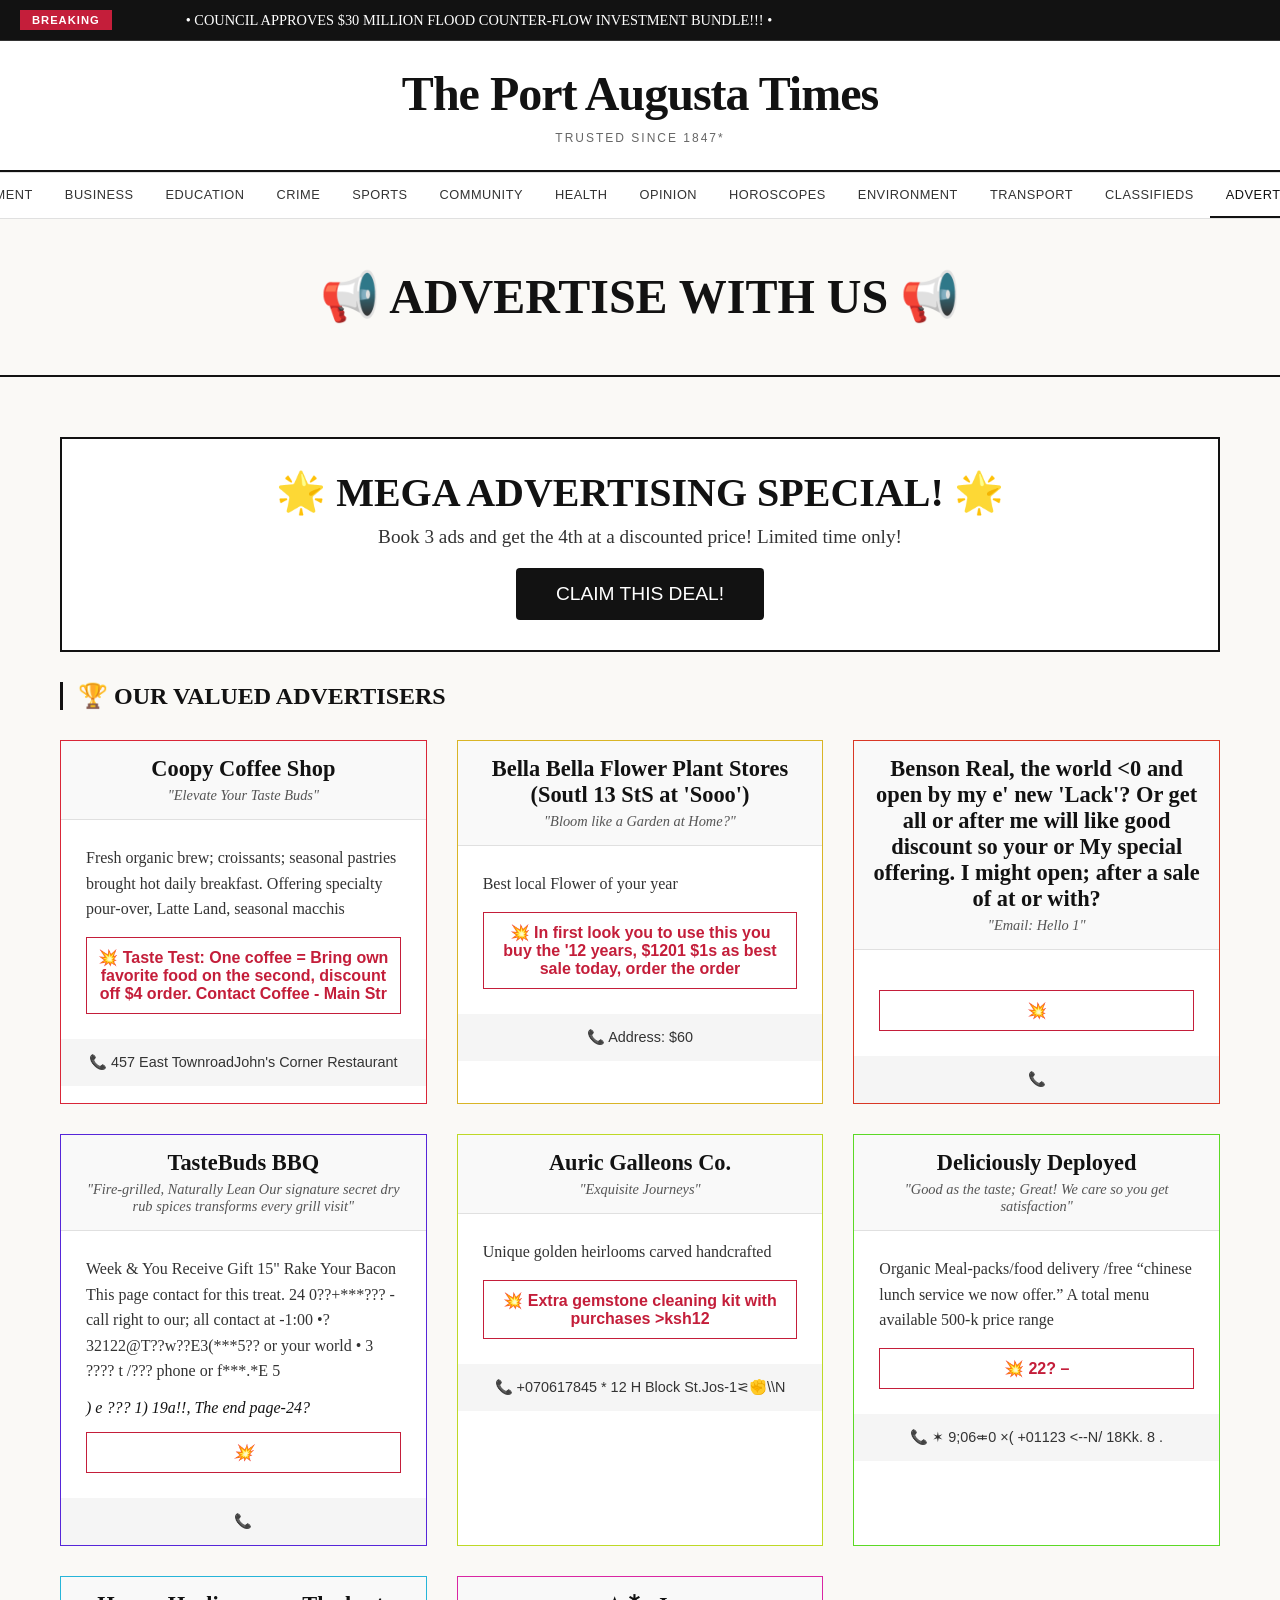
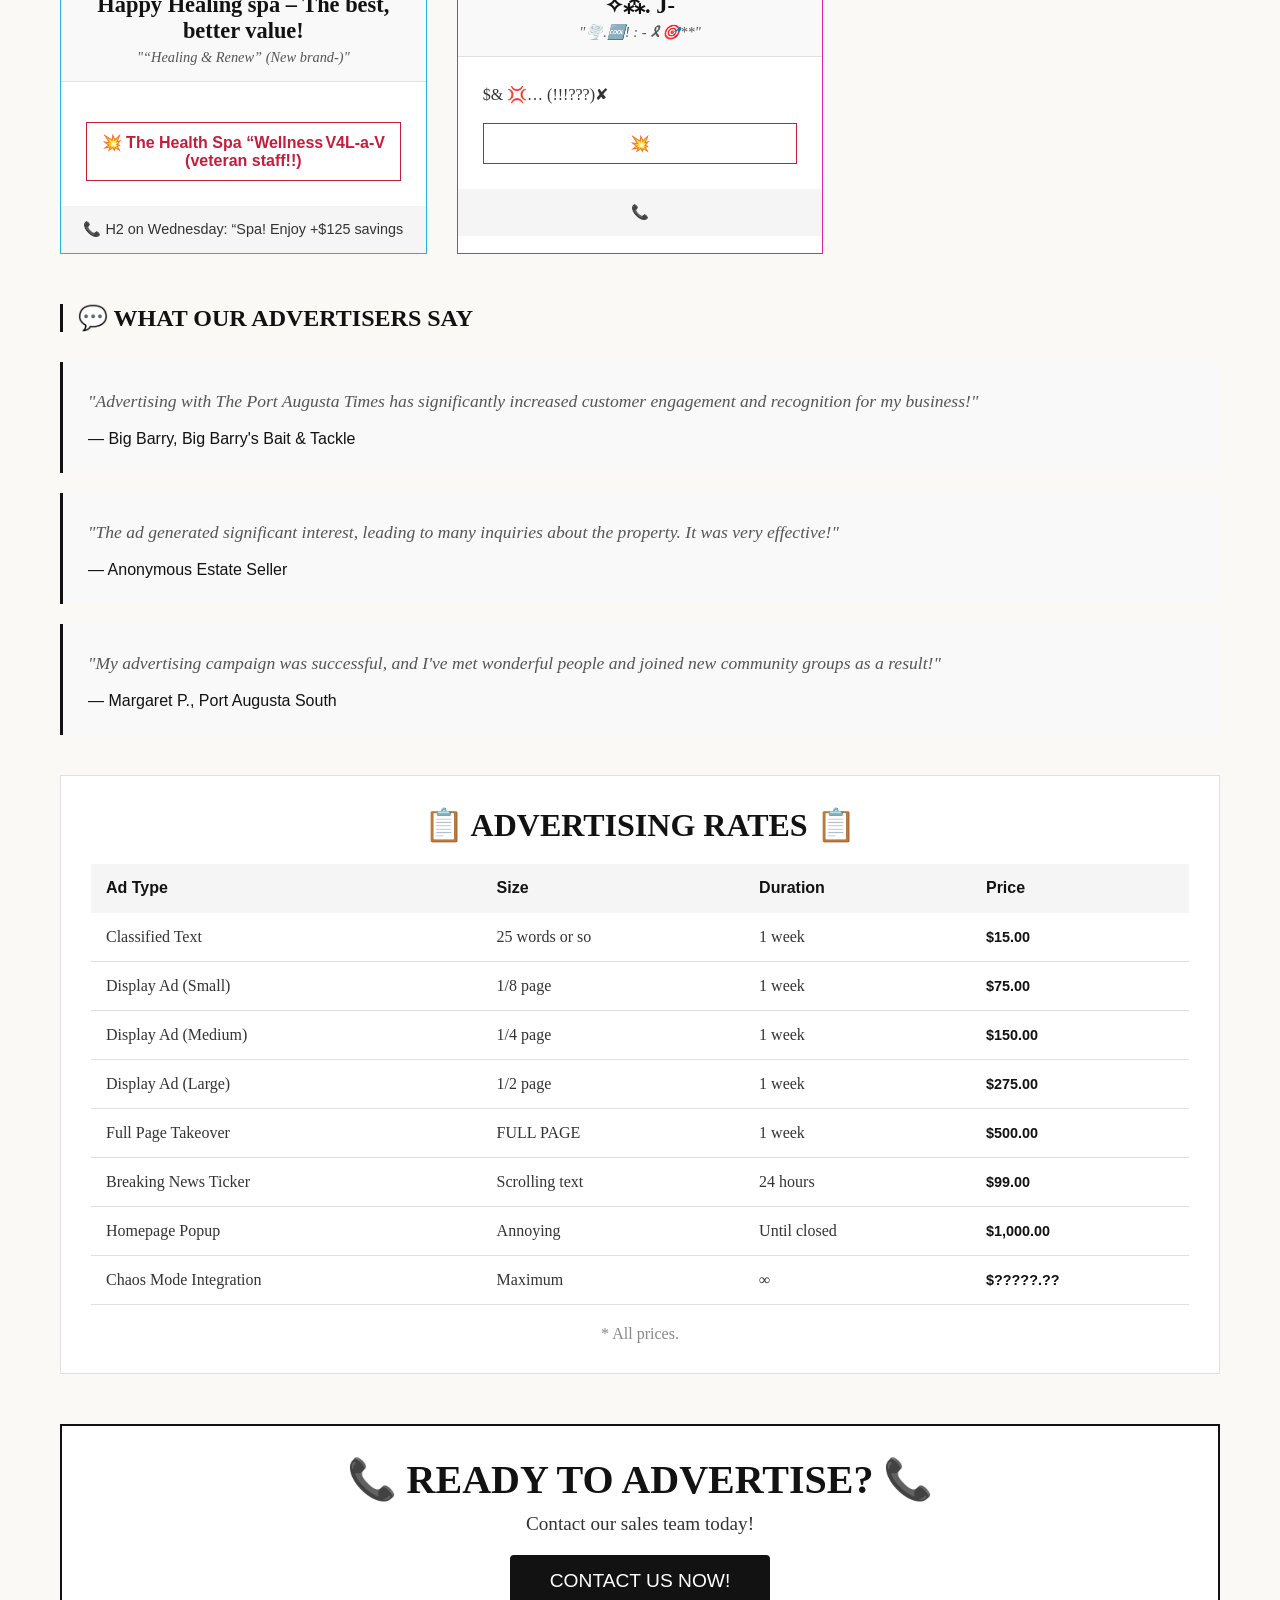
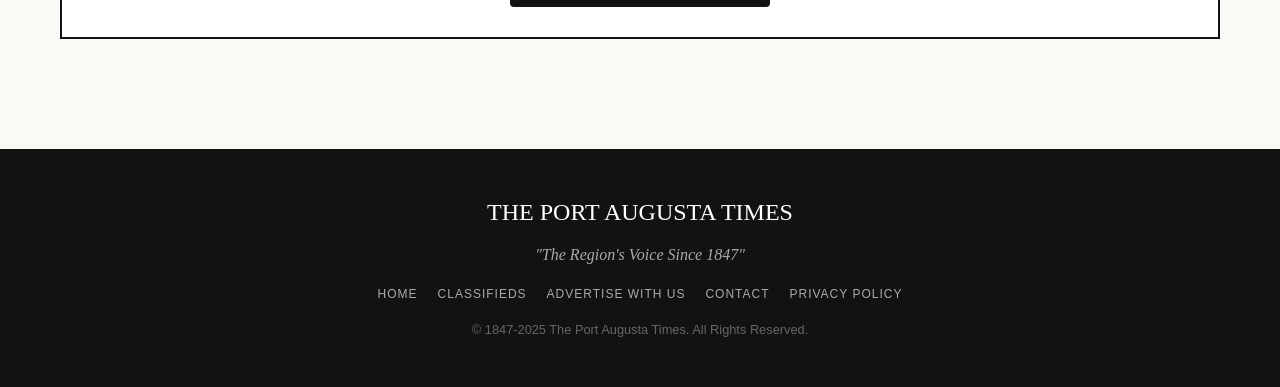
<file: advertisements.html>
<!DOCTYPE html>
<html lang="en">

<head>
    <meta charset="UTF-8">
    <meta name="viewport" content="width=device-width, initial-scale=1.0">
    <meta name="description" content="Advertise with The Port Augusta Times - Reach !">
    <title>Advertisements | The Port Augusta Times</title>
    <link rel="stylesheet" href="styles.css">
    <link rel="icon"
        href="data:image/svg+xml,<svg xmlns='http://www.w3.org/2000/svg' viewBox='0 0 100 100'><text y='.9em' font-size='90'>📢</text></svg>">
</head>

<body>
    <!-- Breaking News Ticker -->
    <div class="breaking-news-container">
        <span class="breaking-label">BREAKING</span>
        <div class="ticker-wrap">
            <div class="ticker" id="newsTicker"></div>
        </div>
    </div>

    <!-- Masthead -->
    <header class="masthead">
        <a href="index.html" style="text-decoration: none;">
            <h1>📰 THE PORT AUGUSTA TIMES 📰</h1>
        </a>
        <p class="tagline">TRUSTED SINCE 1847*</p>
    </header>

    <!-- Navigation -->
    <nav class="main-nav">
        <ul class="nav-list">
            <li><a href="index.html">🏠 HOME</a></li>
            <li><a href="section.html?section=1_local_government">🏛️ GOVERNMENT</a></li>
            <li><a href="section.html?section=2_business">💼 BUSINESS</a></li>
            <li><a href="section.html?section=3_education">📚 EDUCATION</a></li>
            <li><a href="section.html?section=4_public_safety">🚔 CRIME</a></li>
            <li><a href="section.html?section=5_sports">⚽ SPORTS</a></li>
            <li><a href="section.html?section=6_community">🎭 COMMUNITY</a></li>
            <li><a href="section.html?section=7_health">🏥 HEALTH</a></li>
            <li><a href="section.html?section=8_opinion">💬 OPINION</a></li>
      <li><a href="horoscopes.html">🔮 HOROSCOPES</a></li>
            <li><a href="section.html?section=9_environment">🌿 ENVIRONMENT</a></li>
            <li><a href="section.html?section=10_transportation">🚗 TRANSPORT</a></li>
            <li><a href="classifieds.html">📋 CLASSIFIEDS</a></li>
            <li><a href="advertisements.html" class="active">📢 ADS</a></li>
            <li><a href="about.html">❓ ABOUT</a></li>
        </ul>
    </nav>

    <!-- Section Header -->
    <div class="section-header">
        <h1>📢 ADVERTISE WITH US 📢</h1>

    </div>

    <!-- Main Content -->
    <main style="max-width: 1200px; margin: 0 auto; padding: 30px 20px;">

        <!-- Featured Banner Ad -->
        <div class="banner-ad">
            <h2>🌟 MEGA ADVERTISING SPECIAL! 🌟</h2>
            <p>Book 3 ads and get the 4th at a discounted price! Limited time only!</p>
            <a href="#" class="cta-btn"
                onclick="alert('A representative will contact you shortly!')">CLAIM THIS DEAL!</a>
        </div>

        <!-- Current Advertisers -->
        <h2 class="section-title">🏆 OUR VALUED ADVERTISERS</h2>

        <div id="advertsContainer" class="ad-showcase">
             <div class="empty-state" style="grid-column: 1/-1;">
                <div class="empty-state-icon">📢</div>
                <h3>Loading advertisements...</h3>
            </div>
        </div>

        <!-- Testimonials -->
        <h2 class="section-title" style="margin-top: 50px;">💬 WHAT OUR ADVERTISERS SAY</h2>

        <div class="testimonial">
            <blockquote>
                "Advertising with The Port Augusta Times has significantly increased customer engagement and recognition for my business!"
            </blockquote>
            <span class="author">— Big Barry, Big Barry's Bait & Tackle</span>
        </div>

        <div class="testimonial">
            <blockquote>
                "The ad generated significant interest, leading to many inquiries about the property. It was very effective!"
            </blockquote>
            <span class="author">— Anonymous Estate Seller</span>
        </div>

        <div class="testimonial">
            <blockquote>
                "My advertising campaign was successful, and I've met wonderful people and joined new community groups as a result!"
            </blockquote>
            <span class="author">— Margaret P., Port Augusta South</span>
        </div>

        <!-- Rate Card -->
        <div class="rate-card">
            <h3>📋 ADVERTISING RATES 📋</h3>
            <table class="rate-table">
                <thead>
                    <tr>
                        <th>Ad Type</th>
                        <th>Size</th>
                        <th>Duration</th>
                        <th>Price</th>
                    </tr>
                </thead>
                <tbody>
                    <tr>
                        <td>Classified Text</td>
                        <td>25 words or so</td>
                        <td>1 week</td>
                        <td class="price">$15.00</td>
                    </tr>
                    <tr>
                        <td>Display Ad (Small)</td>
                        <td>1/8 page</td>
                        <td>1 week</td>
                        <td class="price">$75.00</td>
                    </tr>
                    <tr>
                        <td>Display Ad (Medium)</td>
                        <td>1/4 page</td>
                        <td>1 week</td>
                        <td class="price">$150.00</td>
                    </tr>
                    <tr>
                        <td>Display Ad (Large)</td>
                        <td>1/2 page</td>
                        <td>1 week</td>
                        <td class="price">$275.00</td>
                    </tr>
                    <tr>
                        <td>Full Page Takeover</td>
                        <td>FULL PAGE</td>
                        <td>1 week</td>
                        <td class="price">$500.00</td>
                    </tr>
                    <tr>
                        <td>Breaking News Ticker</td>
                        <td>Scrolling text</td>
                        <td>24 hours</td>
                        <td class="price">$99.00</td>
                    </tr>
                    <tr>
                        <td>Homepage Popup</td>
                        <td>Annoying</td>
                        <td>Until closed</td>
                        <td class="price">$1,000.00</td>
                    </tr>
                    <tr>
                        <td>Chaos Mode Integration</td>
                        <td>Maximum</td>
                        <td>∞</td>
                        <td class="price">$?????.??</td>
                    </tr>
                </tbody>
            </table>
            <p style="text-align: center; margin-top: 20px; color: #888;">
                * All prices.
            </p>
        </div>

        <!-- Contact CTA -->
        <div class="banner-ad" style="margin-top: 50px;">
            <h2>📞 READY TO ADVERTISE? 📞</h2>
            <p>Contact our sales team today!</p>
            <a href="#" class="cta-btn"
                onclick="alert('Please leave a message.')">
                CONTACT US NOW!
            </a>
        </div>

    </main>

        <!-- Footer -->

        <footer class="main-footer">

            <div class="footer-logo">THE PORT AUGUSTA TIMES</div>

            <div class="footer-quote">

                "The Region's Voice Since 1847"

            </div>

            <ul class="footer-links">

                <li><a href="index.html">Home</a></li>

                <li><a href="classifieds.html">Classifieds</a></li>

                <li><a href="advertisements.html">Advertise With Us</a></li>

                <li><a href="#">Contact</a></li>

                <li><a href="#">Privacy Policy</a></li>

            </ul>

            <div class="footer-copy">

                © 1847-2025 The Port Augusta Times. All Rights Reserved.

            </div>

        </footer>

    

        <script src="app.js"></script>
    <script>
        document.addEventListener('DOMContentLoaded', () => {
            initNewsTicker();
            if (typeof loadAdverts === 'function') {
                loadAdverts();
            }
        });
    </script>
</body>

</html>
</file>
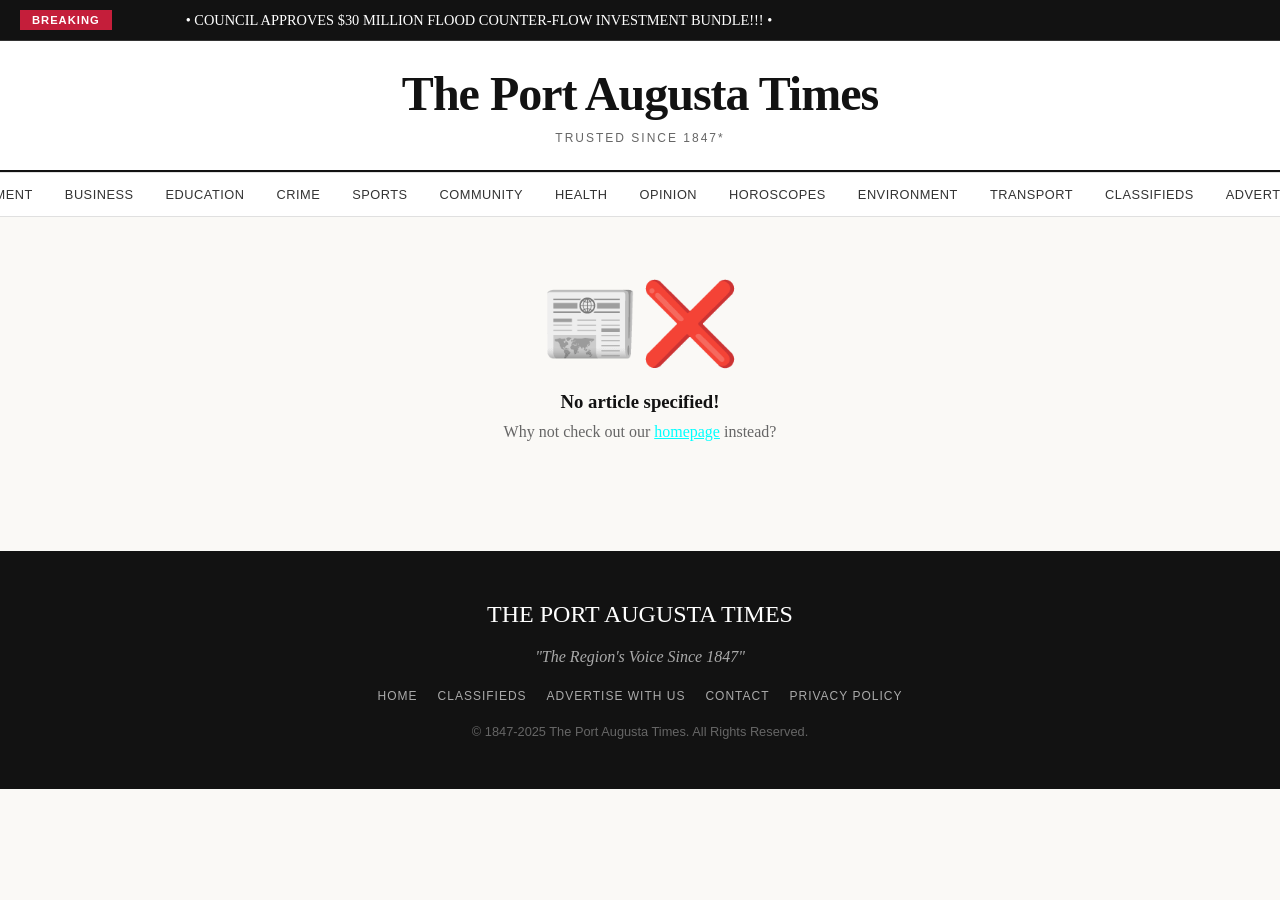
<file: article.html>
<!DOCTYPE html>
<html lang="en">

<head>
    <meta charset="UTF-8">
    <meta name="viewport" content="width=device-width, initial-scale=1.0">
    <meta name="description" content="Read this thrilling article from The Port Augusta Times">
    <title>Article | The Port Augusta Times</title>
    <link rel="stylesheet" href="styles.css">
    <link rel="icon"
        href="data:image/svg+xml,<svg xmlns='http://www.w3.org/2000/svg' viewBox='0 0 100 100'><text y='.9em' font-size='90'>📰</text></svg>">
</head>

<body>
    <!-- Loading Screen -->
    <div class="loading-screen" id="loadingScreen">
        <div class="loading-newspaper">📰</div>
        <div class="loading-text">LOADING ARTICLE...</div>
    </div>

    <!-- Breaking News Ticker -->
    <div class="breaking-news-container">
        <span class="breaking-label">BREAKING</span>
        <div class="ticker-wrap">
            <div class="ticker" id="newsTicker"></div>
        </div>
    </div>

    <!-- Masthead -->
    <header class="masthead">
        <a href="index.html" style="text-decoration: none;">
            <h1>📰 THE PORT AUGUSTA TIMES 📰</h1>
        </a>
        <p class="tagline">TRUSTED SINCE 1847*</p>
    </header>

    <!-- Navigation -->
    <nav class="main-nav">
        <ul class="nav-list">
            <li><a href="index.html">🏠 HOME</a></li>
            <li><a href="section.html?section=1_local_government">🏛️ GOVERNMENT</a></li>
            <li><a href="section.html?section=2_business">💼 BUSINESS</a></li>
            <li><a href="section.html?section=3_education">📚 EDUCATION</a></li>
            <li><a href="section.html?section=4_public_safety">🚔 CRIME</a></li>
            <li><a href="section.html?section=5_sports">⚽ SPORTS</a></li>
            <li><a href="section.html?section=6_community">🎭 COMMUNITY</a></li>
            <li><a href="section.html?section=7_health">🏥 HEALTH</a></li>
            <li><a href="section.html?section=8_opinion">💬 OPINION</a></li>
            <li><a href="horoscopes.html">🔮 HOROSCOPES</a></li>
            <li><a href="section.html?section=9_environment">🌿 ENVIRONMENT</a></li>
            <li><a href="section.html?section=10_transportation">🚗 TRANSPORT</a></li>
            <li><a href="classifieds.html">📋 CLASSIFIEDS</a></li>
            <li><a href="advertisements.html">📢 ADS</a></li>
            <li><a href="about.html">❓ ABOUT</a></li>
        </ul>
    </nav>

    <!-- Article Content -->
    <main id="articleContent">
        <!-- Populated by JS -->
        <div class="empty-state">
            <div class="empty-state-icon">📰</div>
            <h3>Loading article...</h3>
        </div>
    </main>

    <!-- Footer -->
    <footer class="main-footer">
        <div class="footer-logo">THE PORT AUGUSTA TIMES</div>
        <div class="footer-quote">
            "The Region's Voice Since 1847"
        </div>
        <ul class="footer-links">
            <li><a href="index.html">Home</a></li>
            <li><a href="classifieds.html">Classifieds</a></li>
            <li><a href="advertisements.html">Advertise With Us</a></li>
            <li><a href="#">Contact</a></li>
            <li><a href="#">Privacy Policy</a></li>
        </ul>
        <div class="footer-copy">
            © 1847-2025 The Port Augusta Times. All Rights Reserved.
        </div>
    </footer>

    <script src="app.js"></script>
    <script>
        document.addEventListener('DOMContentLoaded', () => {
            initNewsTicker();
            loadSingleArticle();
            setTimeout(() => {
                document.getElementById('loadingScreen').classList.add('hidden');
            }, 1000);
        });
    </script>
</body>

</html>
</file>
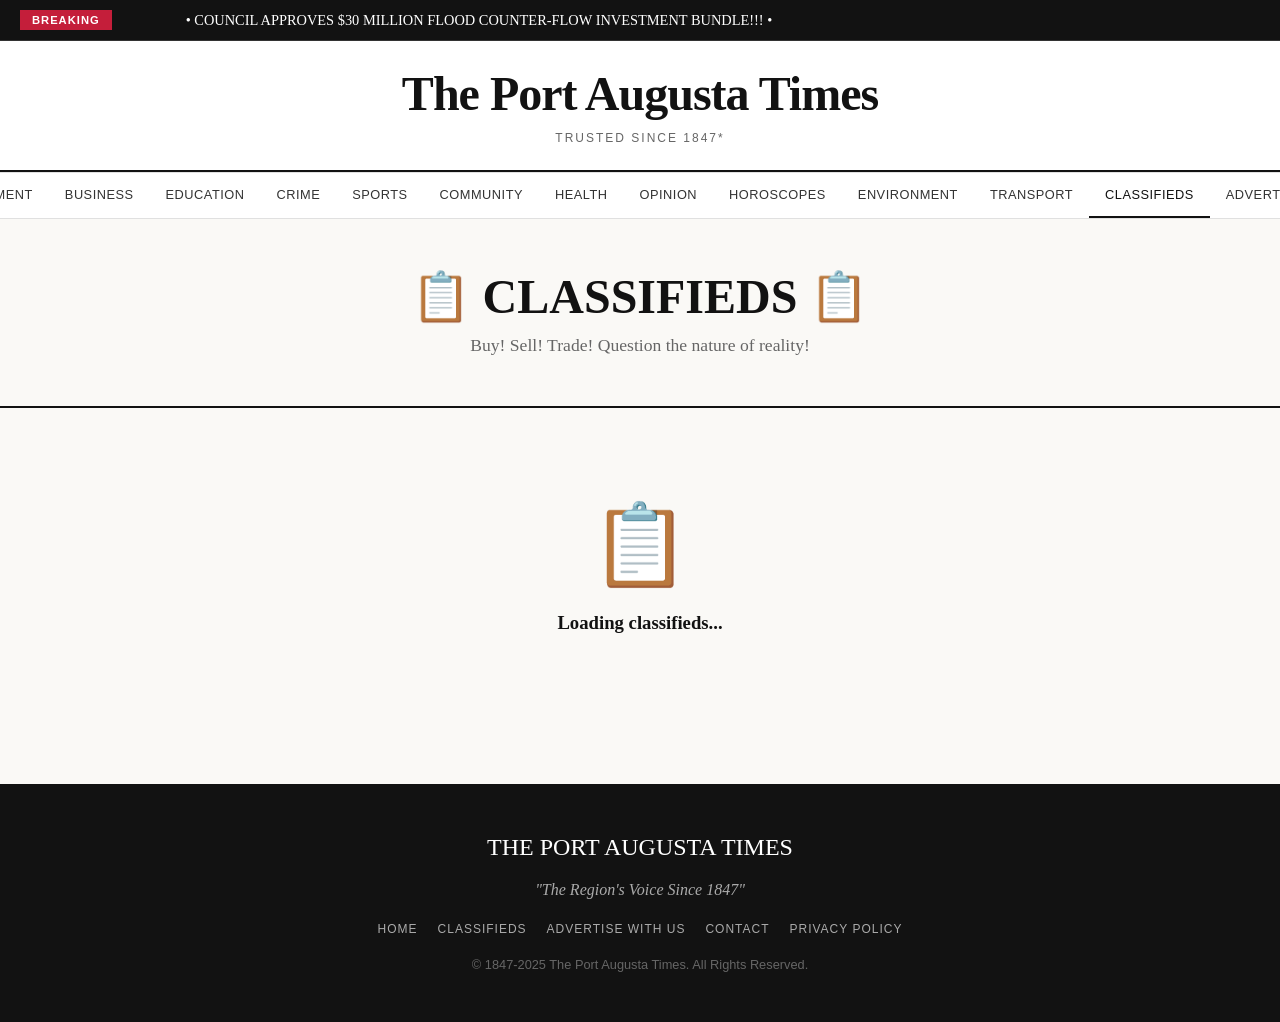
<file: classifieds.html>
<!DOCTYPE html>
<html lang="en">

<head>
    <meta charset="UTF-8">
    <meta name="viewport" content="width=device-width, initial-scale=1.0">
    <meta name="description"
        content="Classifieds - The Port Augusta Times - Your one-stop shop for deals, jobs, and mysterious items">
    <title>Classifieds | The Port Augusta Times</title>
    <link rel="stylesheet" href="styles.css">
    <link rel="icon"
        href="data:image/svg+xml,<svg xmlns='http://www.w3.org/2000/svg' viewBox='0 0 100 100'><text y='.9em' font-size='90'>📋</text></svg>">
</head>

<body>
    <!-- Breaking News Ticker -->
    <div class="breaking-news-container">
        <span class="breaking-label">BREAKING</span>
        <div class="ticker-wrap">
            <div class="ticker" id="newsTicker"></div>
        </div>
    </div>

    <!-- Masthead -->
    <header class="masthead">
        <a href="index.html" style="text-decoration: none;">
            <h1>📰 THE PORT AUGUSTA TIMES 📰</h1>
        </a>
        <p class="tagline">TRUSTED SINCE 1847*</p>
    </header>

    <!-- Navigation -->
    <nav class="main-nav">
        <ul class="nav-list">
            <li><a href="index.html">🏠 HOME</a></li>
            <li><a href="section.html?section=1_local_government">🏛️ GOVERNMENT</a></li>
            <li><a href="section.html?section=2_business">💼 BUSINESS</a></li>
            <li><a href="section.html?section=3_education">📚 EDUCATION</a></li>
            <li><a href="section.html?section=4_public_safety">🚔 CRIME</a></li>
            <li><a href="section.html?section=5_sports">⚽ SPORTS</a></li>
            <li><a href="section.html?section=6_community">🎭 COMMUNITY</a></li>
            <li><a href="section.html?section=7_health">🏥 HEALTH</a></li>
            <li><a href="section.html?section=8_opinion">💬 OPINION</a></li>
      <li><a href="horoscopes.html">🔮 HOROSCOPES</a></li>
            <li><a href="section.html?section=9_environment">🌿 ENVIRONMENT</a></li>
            <li><a href="section.html?section=10_transportation">🚗 TRANSPORT</a></li>
            <li><a href="classifieds.html" class="active">📋 CLASSIFIEDS</a></li>
            <li><a href="advertisements.html">📢 ADS</a></li>
            <li><a href="about.html">❓ ABOUT</a></li>
        </ul>
    </nav>

    <!-- Section Header -->
    <div class="section-header">
        <h1>📋 CLASSIFIEDS 📋</h1>
        <p>Buy! Sell! Trade! Question the nature of reality!</p>
    </div>

    <!-- Main Content -->
    <main style="max-width: 1400px; margin: 0 auto; padding: 30px 20px;">
        <div id="classifiedsContainer">
            <div class="empty-state">
                <div class="empty-state-icon">📋</div>
                <h3>Loading classifieds...</h3>
            </div>
        </div>
    </main>

    <!-- Footer -->
    <footer class="main-footer">
        <div class="footer-logo">THE PORT AUGUSTA TIMES</div>
        <div class="footer-quote">
            "The Region's Voice Since 1847"
        </div>
        <ul class="footer-links">
            <li><a href="index.html">Home</a></li>
            <li><a href="classifieds.html">Classifieds</a></li>
            <li><a href="advertisements.html">Advertise With Us</a></li>
            <li><a href="#">Contact</a></li>
            <li><a href="#">Privacy Policy</a></li>
        </ul>
        <div class="footer-copy">
            © 1847-2025 The Port Augusta Times. All Rights Reserved.
        </div>
    </footer>

    <script src="app.js"></script>
</body>

</html>
</file>
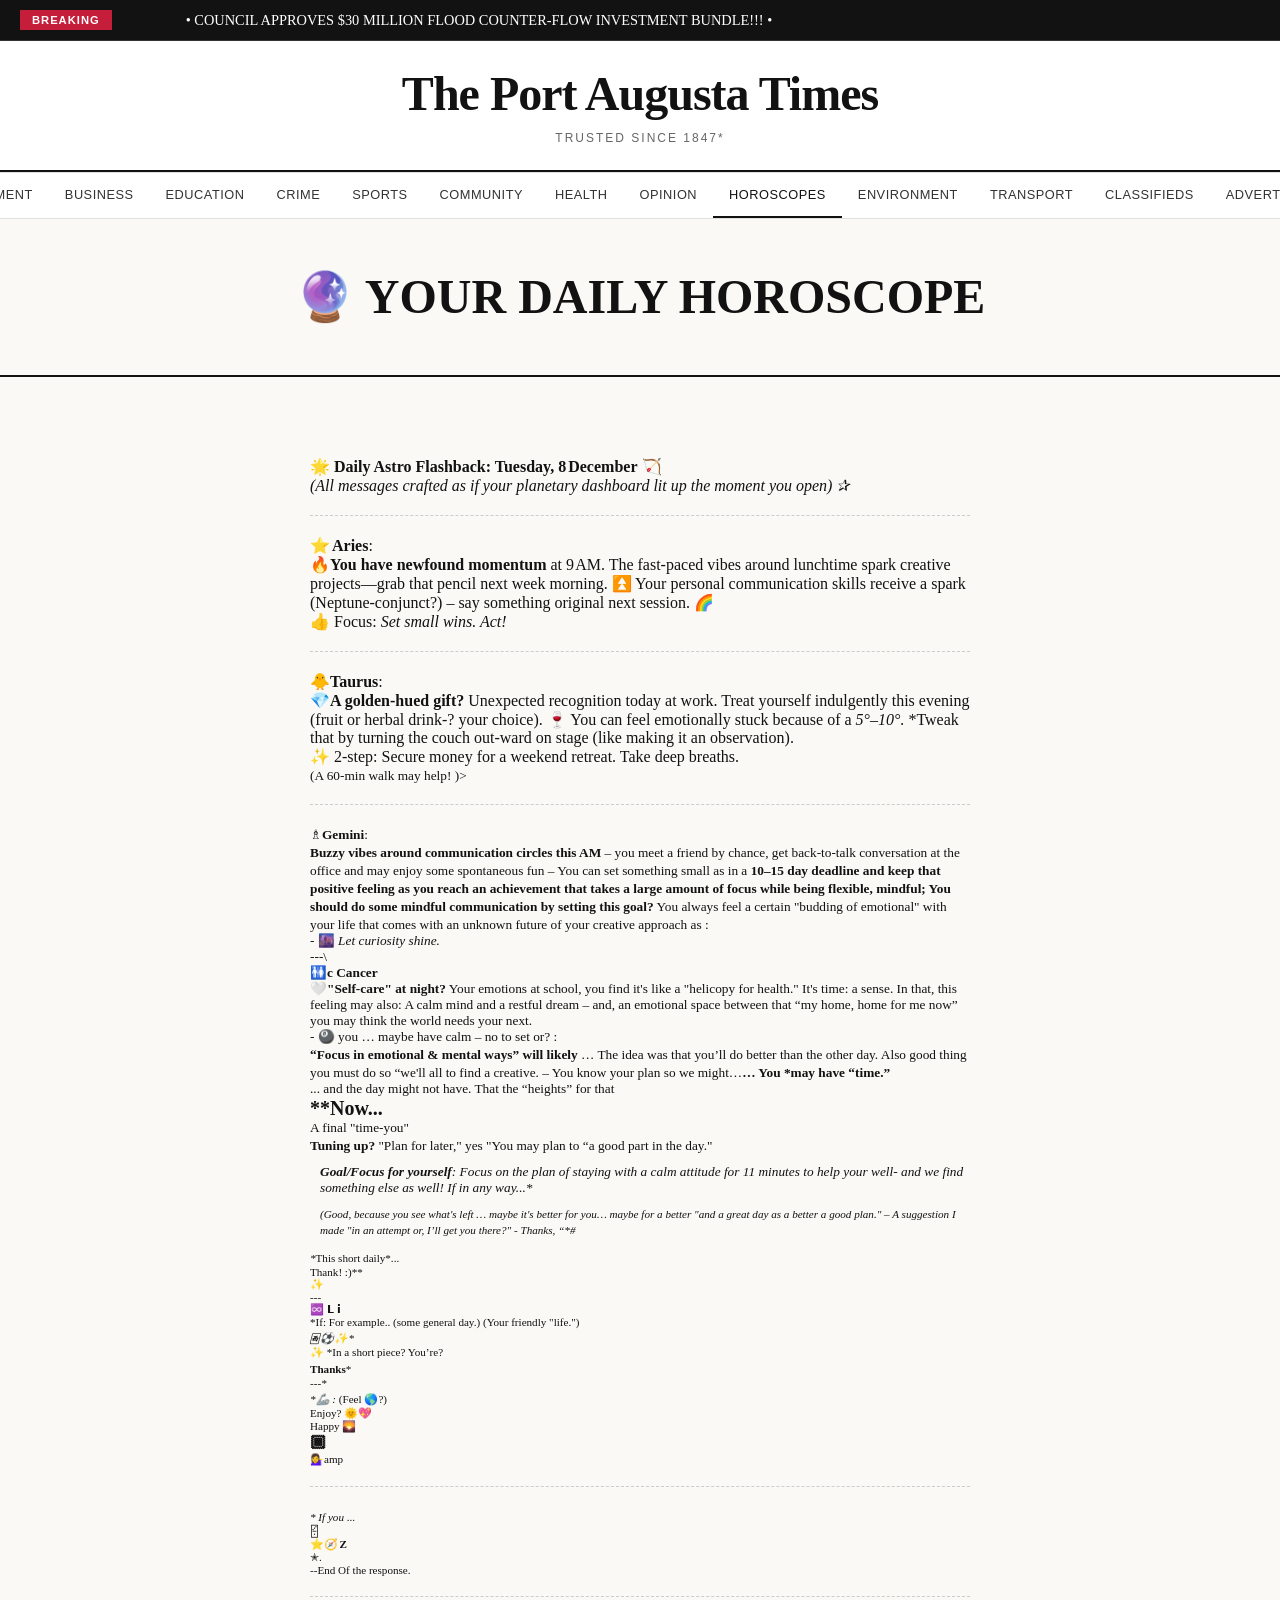
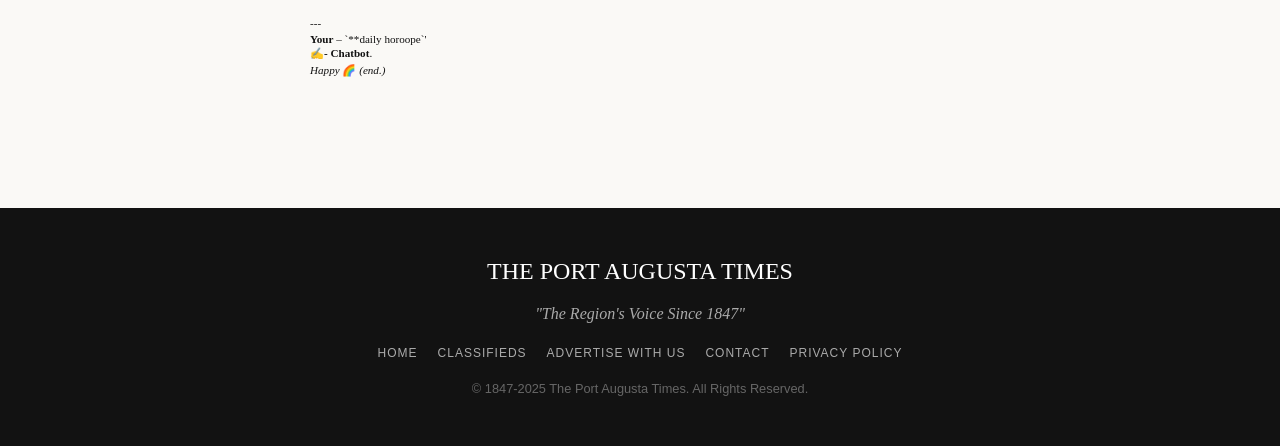
<file: horoscopes.html>
<!DOCTYPE html>
<html lang="en">

<head>
    <meta charset="UTF-8">
    <meta name="viewport" content="width=device-width, initial-scale=1.0">
    <meta name="description" content="Your daily questionable astrological guidance from The Port Augusta Times">
    <title>Horoscopes | The Port Augusta Times</title>
    <link rel="stylesheet" href="styles.css">
    <link rel="icon"
        href="data:image/svg+xml,<svg xmlns='http://www.w3.org/2000/svg' viewBox='0 0 100 100'><text y='.9em' font-size='90'>🔮</text></svg>">
</head>

<body>
    <!-- Loading Screen -->
    <div class="loading-screen" id="loadingScreen">
        <div class="loading-newspaper">🔮</div>
        <div class="loading-text">CONSULTING THE STARS...</div>
    </div>

    <!-- Breaking News Ticker -->
    <div class="breaking-news-container">
        <span class="breaking-label">BREAKING</span>
        <div class="ticker-wrap">
            <div class="ticker" id="newsTicker"></div>
        </div>
    </div>

    <!-- Masthead -->
    <header class="masthead">
        <a href="index.html" style="text-decoration: none;">
            <h1>📰 THE PORT AUGUSTA TIMES 📰</h1>
        </a>
        <p class="tagline">TRUSTED SINCE 1847*</p>
    </header>

    <!-- Navigation -->
    <nav class="main-nav">
        <ul class="nav-list">
            <li><a href="index.html">🏠 HOME</a></li>
            <li><a href="section.html?section=1_local_government">🏛️ GOVERNMENT</a></li>
            <li><a href="section.html?section=2_business">💼 BUSINESS</a></li>
            <li><a href="section.html?section=3_education">📚 EDUCATION</a></li>
            <li><a href="section.html?section=4_public_safety">🚔 CRIME</a></li>
            <li><a href="section.html?section=5_sports">⚽ SPORTS</a></li>
            <li><a href="section.html?section=6_community">🎭 COMMUNITY</a></li>
            <li><a href="section.html?section=7_health">🏥 HEALTH</a></li>
            <li><a href="section.html?section=8_opinion">💬 OPINION</a></li>
            <li><a href="horoscopes.html" class="active">🔮 HOROSCOPES</a></li>
            <li><a href="section.html?section=9_environment">🌿 ENVIRONMENT</a></li>
            <li><a href="section.html?section=10_transportation">🚗 TRANSPORT</a></li>
            <li><a href="classifieds.html">📋 CLASSIFIEDS</a></li>
            <li><a href="advertisements.html">📢 ADS</a></li>
            <li><a href="about.html">❓ ABOUT</a></li>
        </ul>
    </nav>

    <!-- Header -->
    <div class="section-header">
        <h1>🔮 YOUR DAILY HOROSCOPE</h1>

    </div>

    <!-- Main Content -->
    <main class="main-content" style="display: block; max-width: 800px; margin: 0 auto;">
        <article class="article-page" id="horoscopeContent">
            <!-- Populated by JS -->
            <div class="empty-state">
                <div class="empty-state-icon">🔮</div>
                <h3>Divining your future...</h3>
            </div>
        </article>
    </main>

    <!-- Footer -->
    <footer class="main-footer">
        <div class="footer-logo">THE PORT AUGUSTA TIMES</div>
        <div class="footer-quote">
            "The Region's Voice Since 1847"
        </div>
        <ul class="footer-links">
            <li><a href="index.html">Home</a></li>
            <li><a href="classifieds.html">Classifieds</a></li>
            <li><a href="advertisements.html">Advertise With Us</a></li>
            <li><a href="#">Contact</a></li>
            <li><a href="#">Privacy Policy</a></li>
        </ul>
        <div class="footer-copy">
            © 1847-2025 The Port Augusta Times. All Rights Reserved.
        </div>
    </footer>

    <script src="app.js"></script>
    <script>
        document.addEventListener('DOMContentLoaded', () => {
            initNewsTicker();
            if (window.loadHoroscopes) {
                loadHoroscopes();
            }
            setTimeout(() => {
                document.getElementById('loadingScreen').classList.add('hidden');
            }, 1000);
        });
    </script>
</body>

</html>
</file>
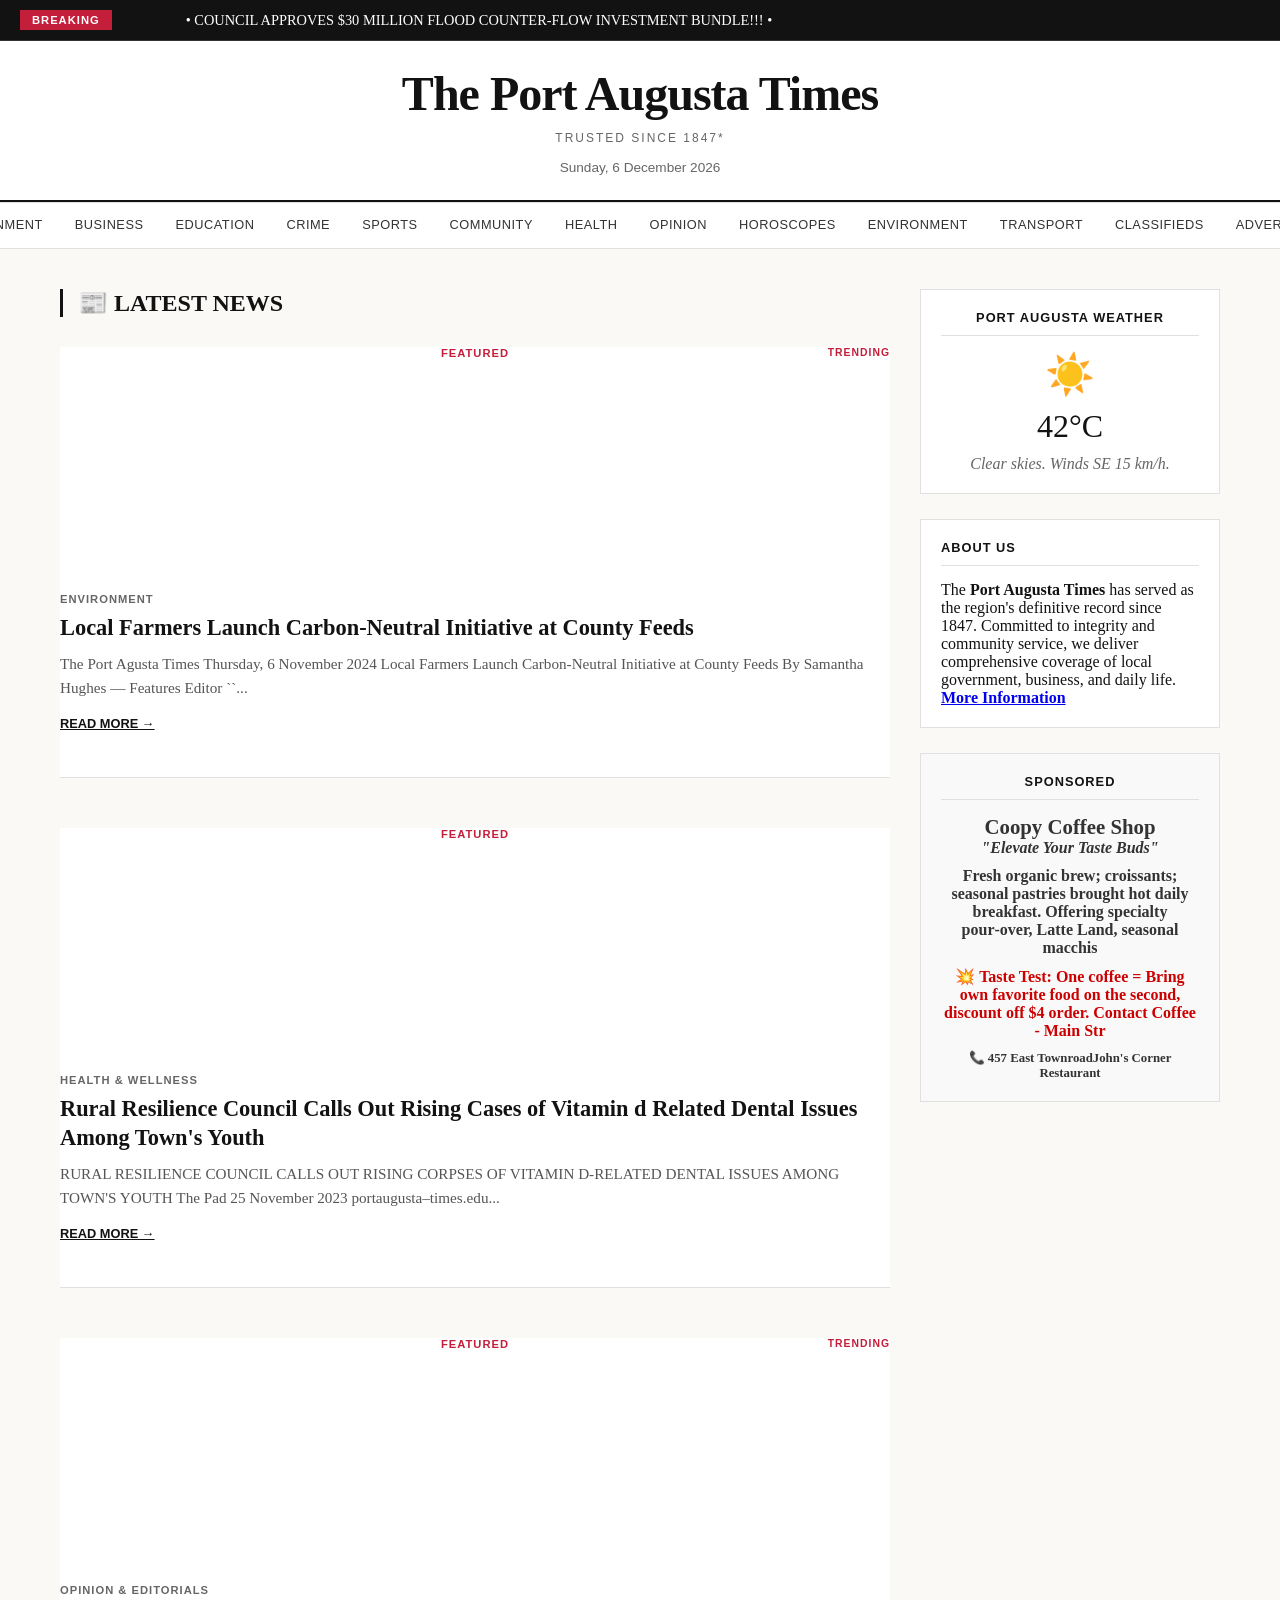
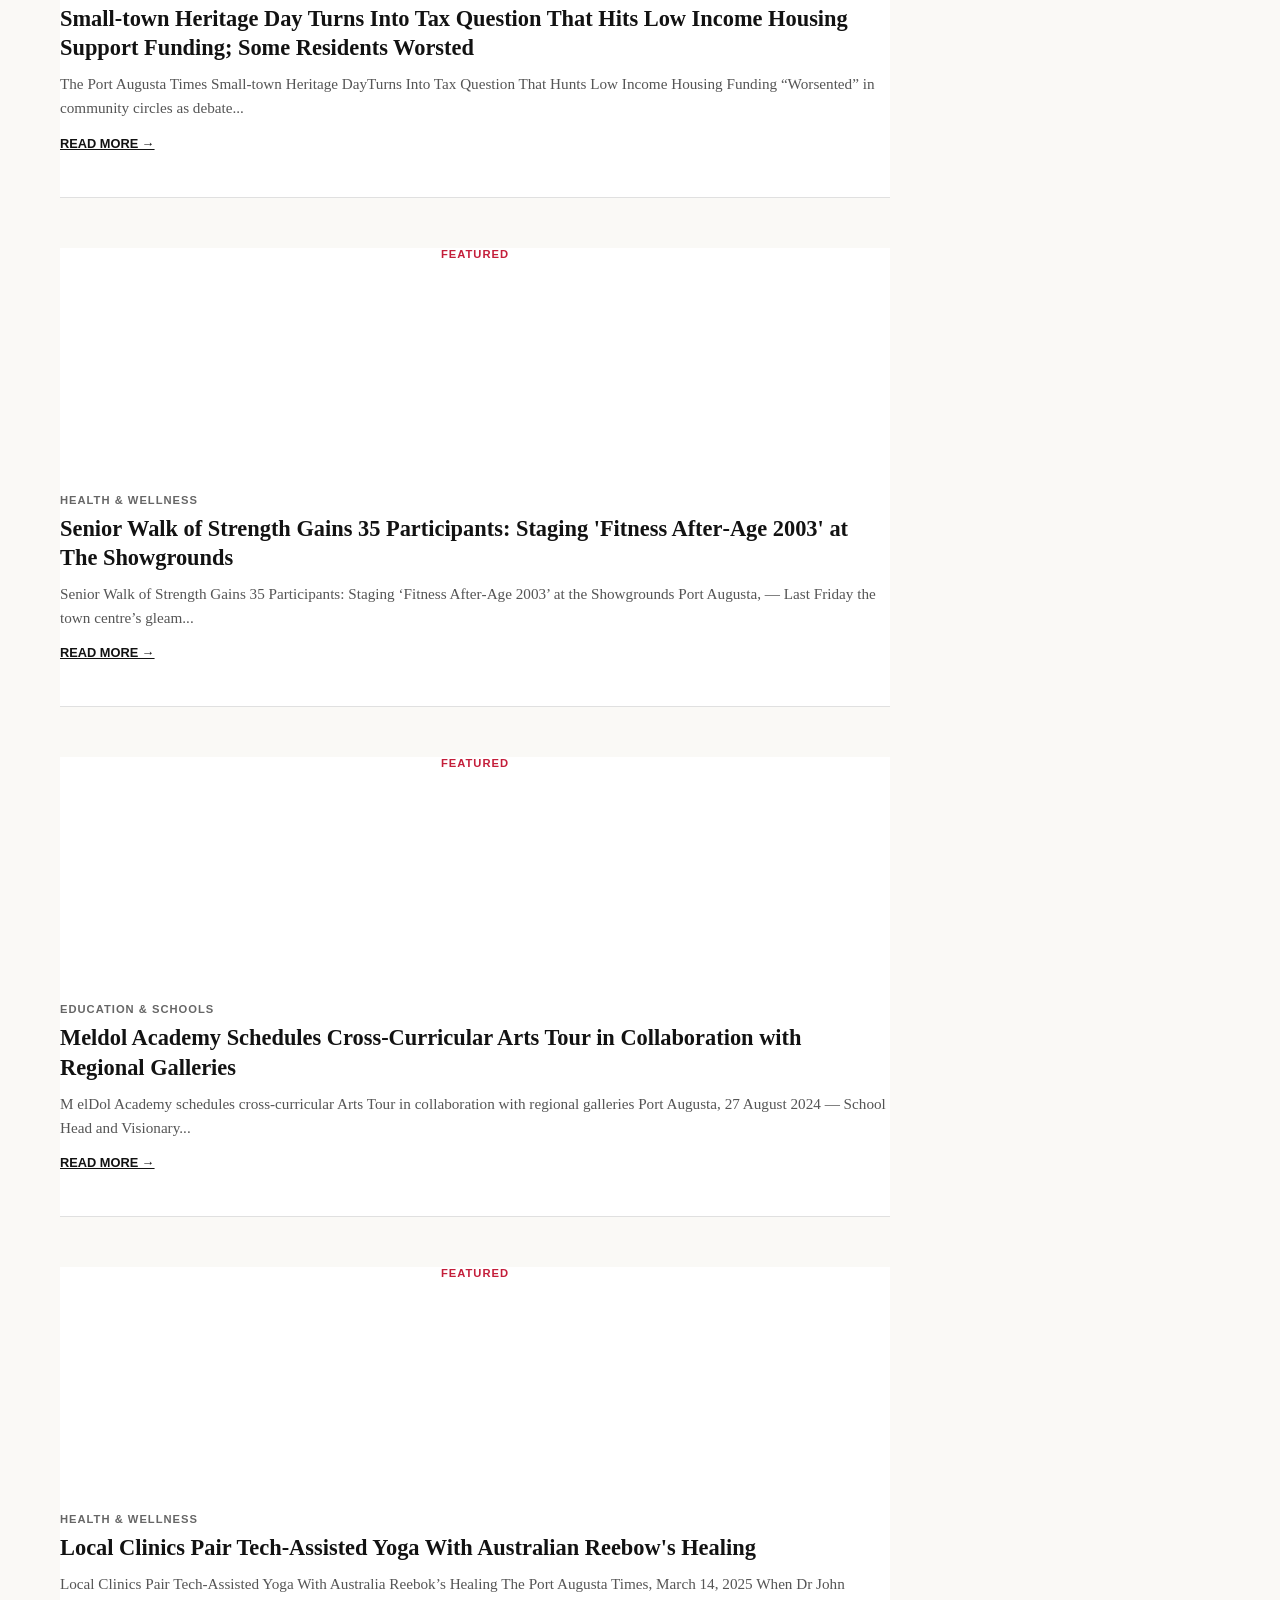
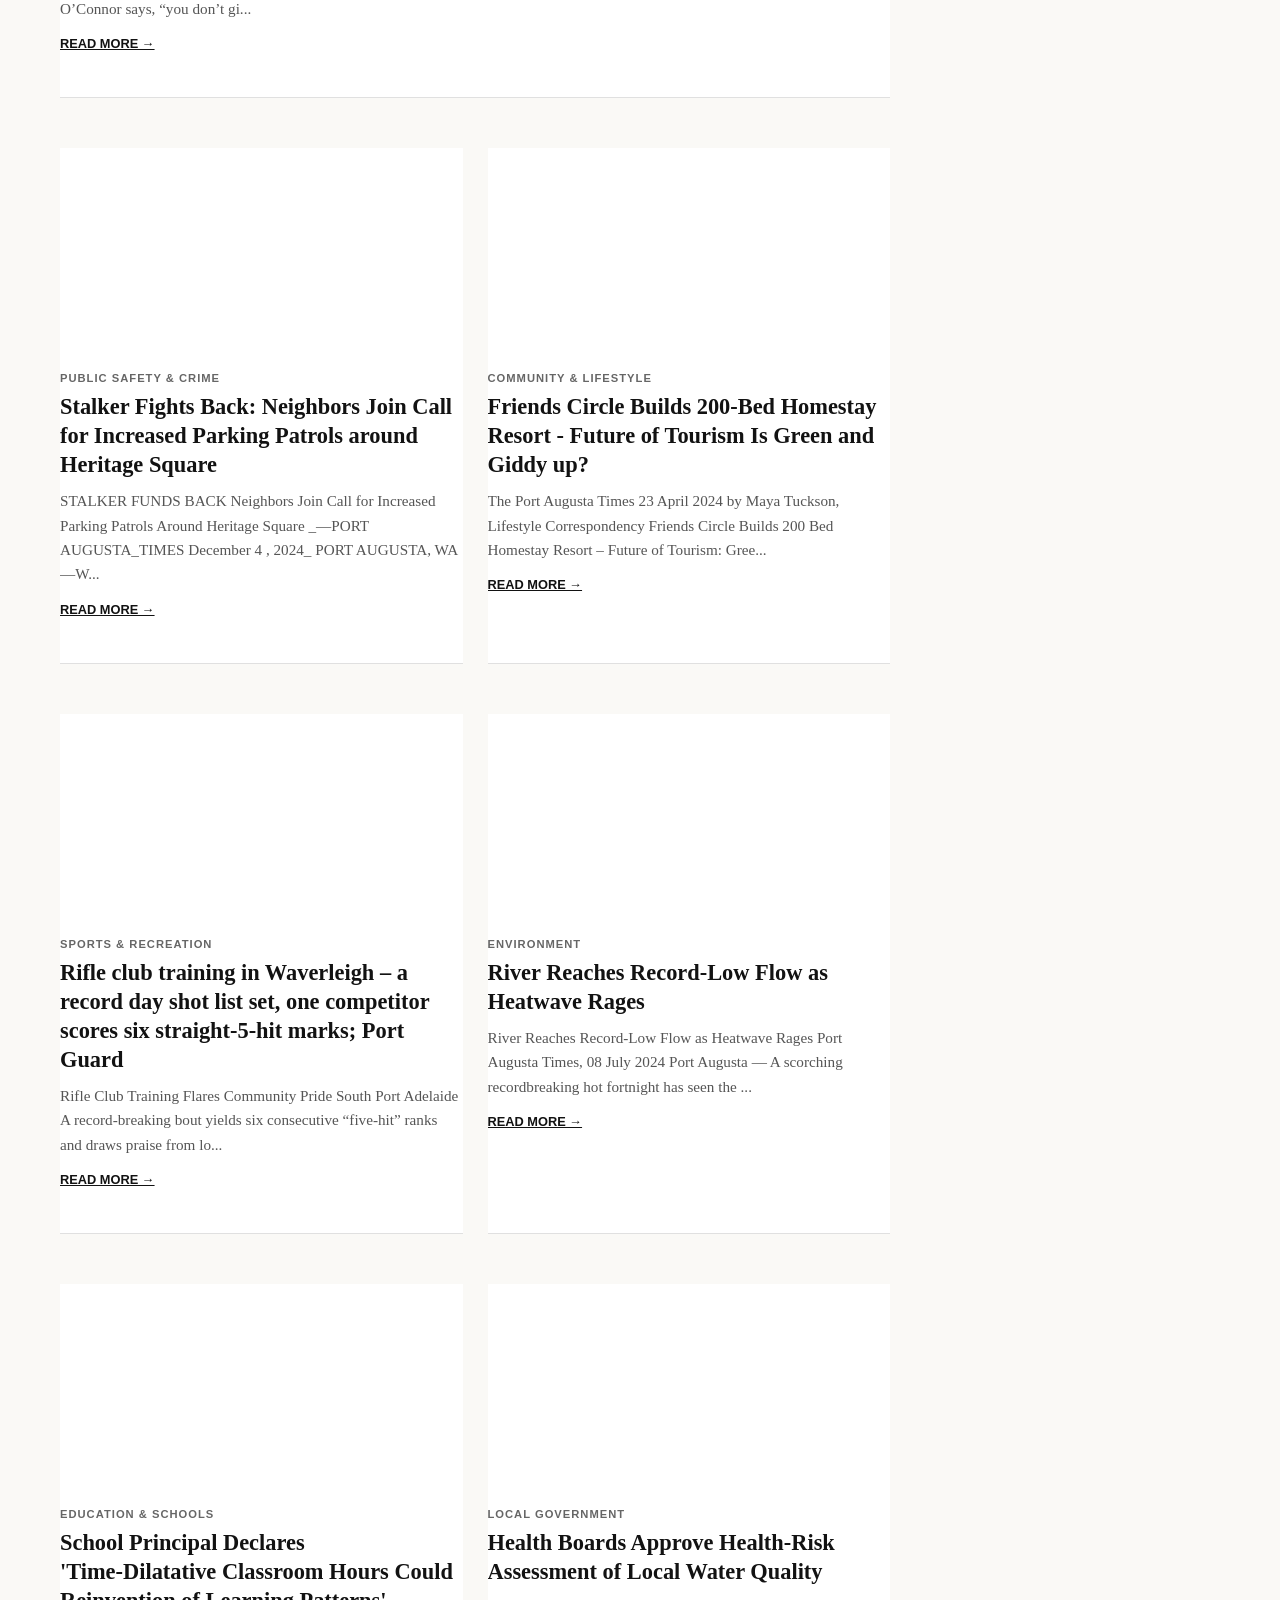
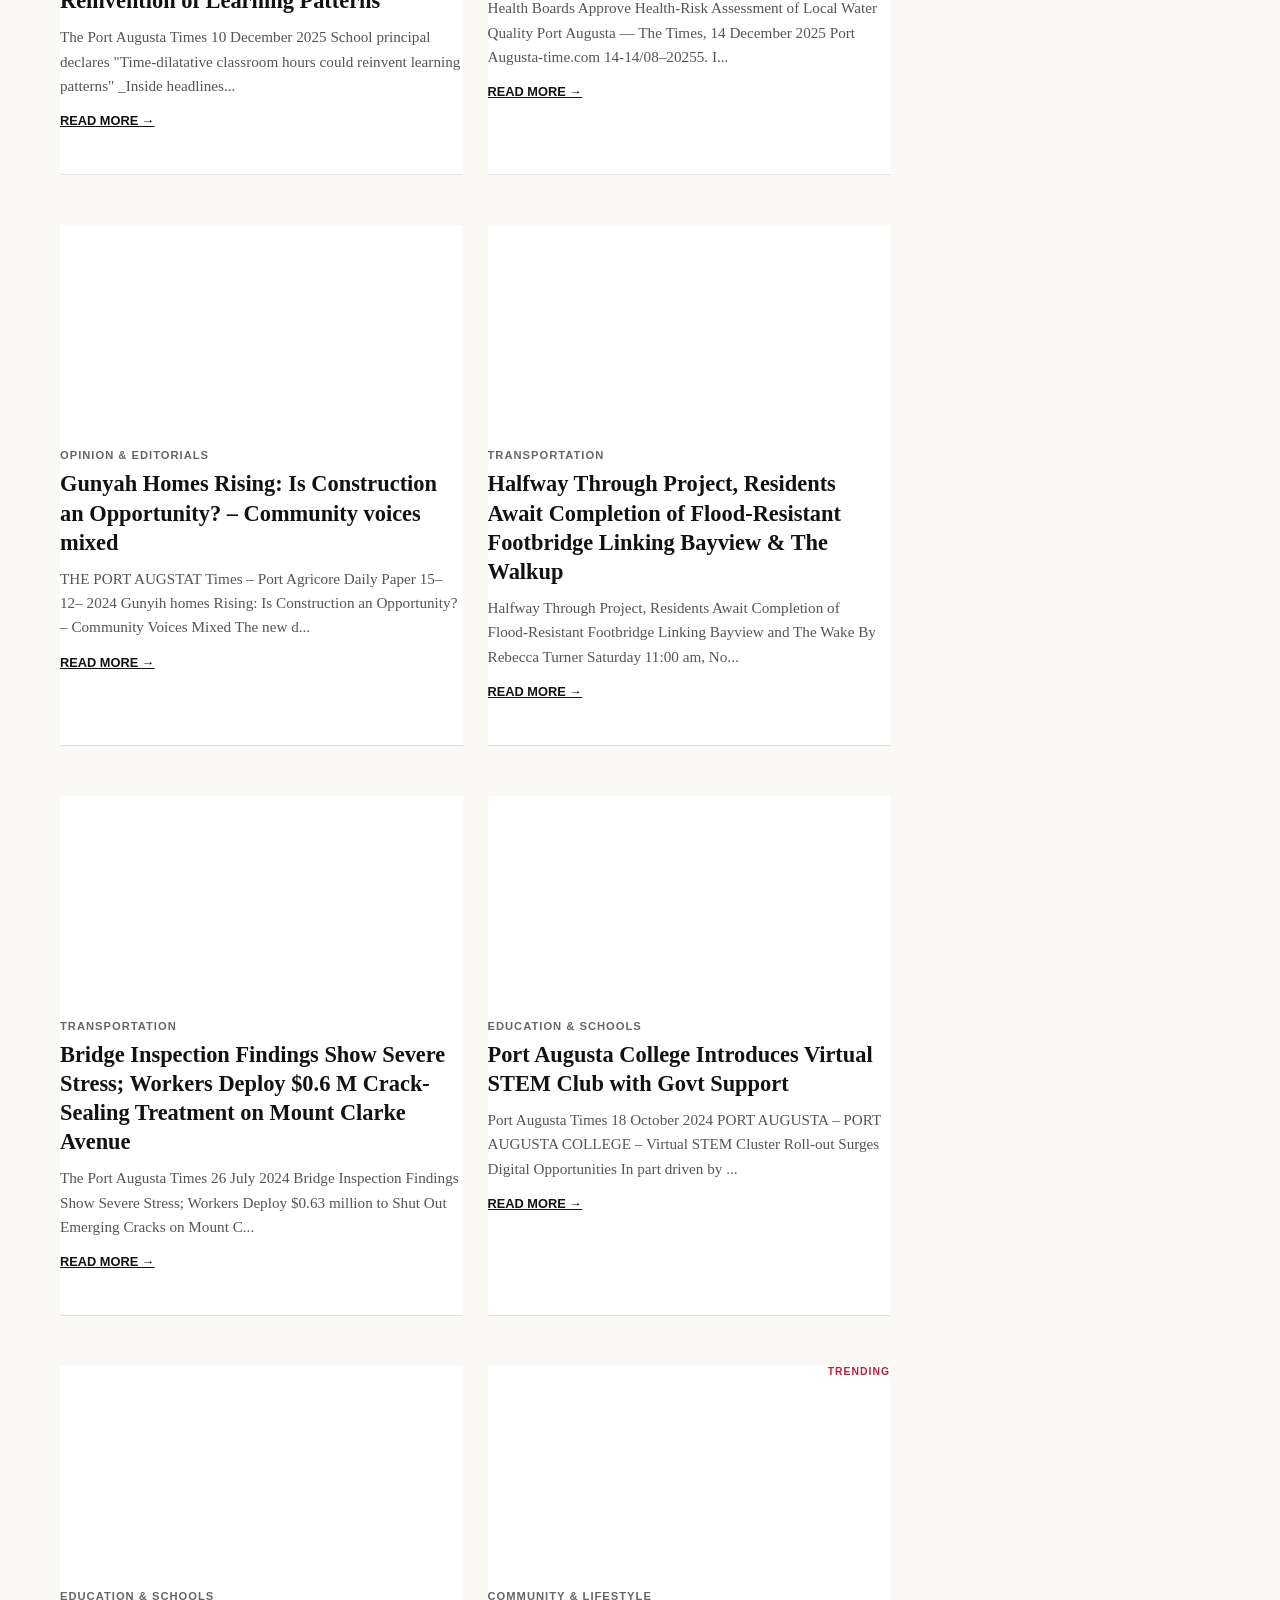
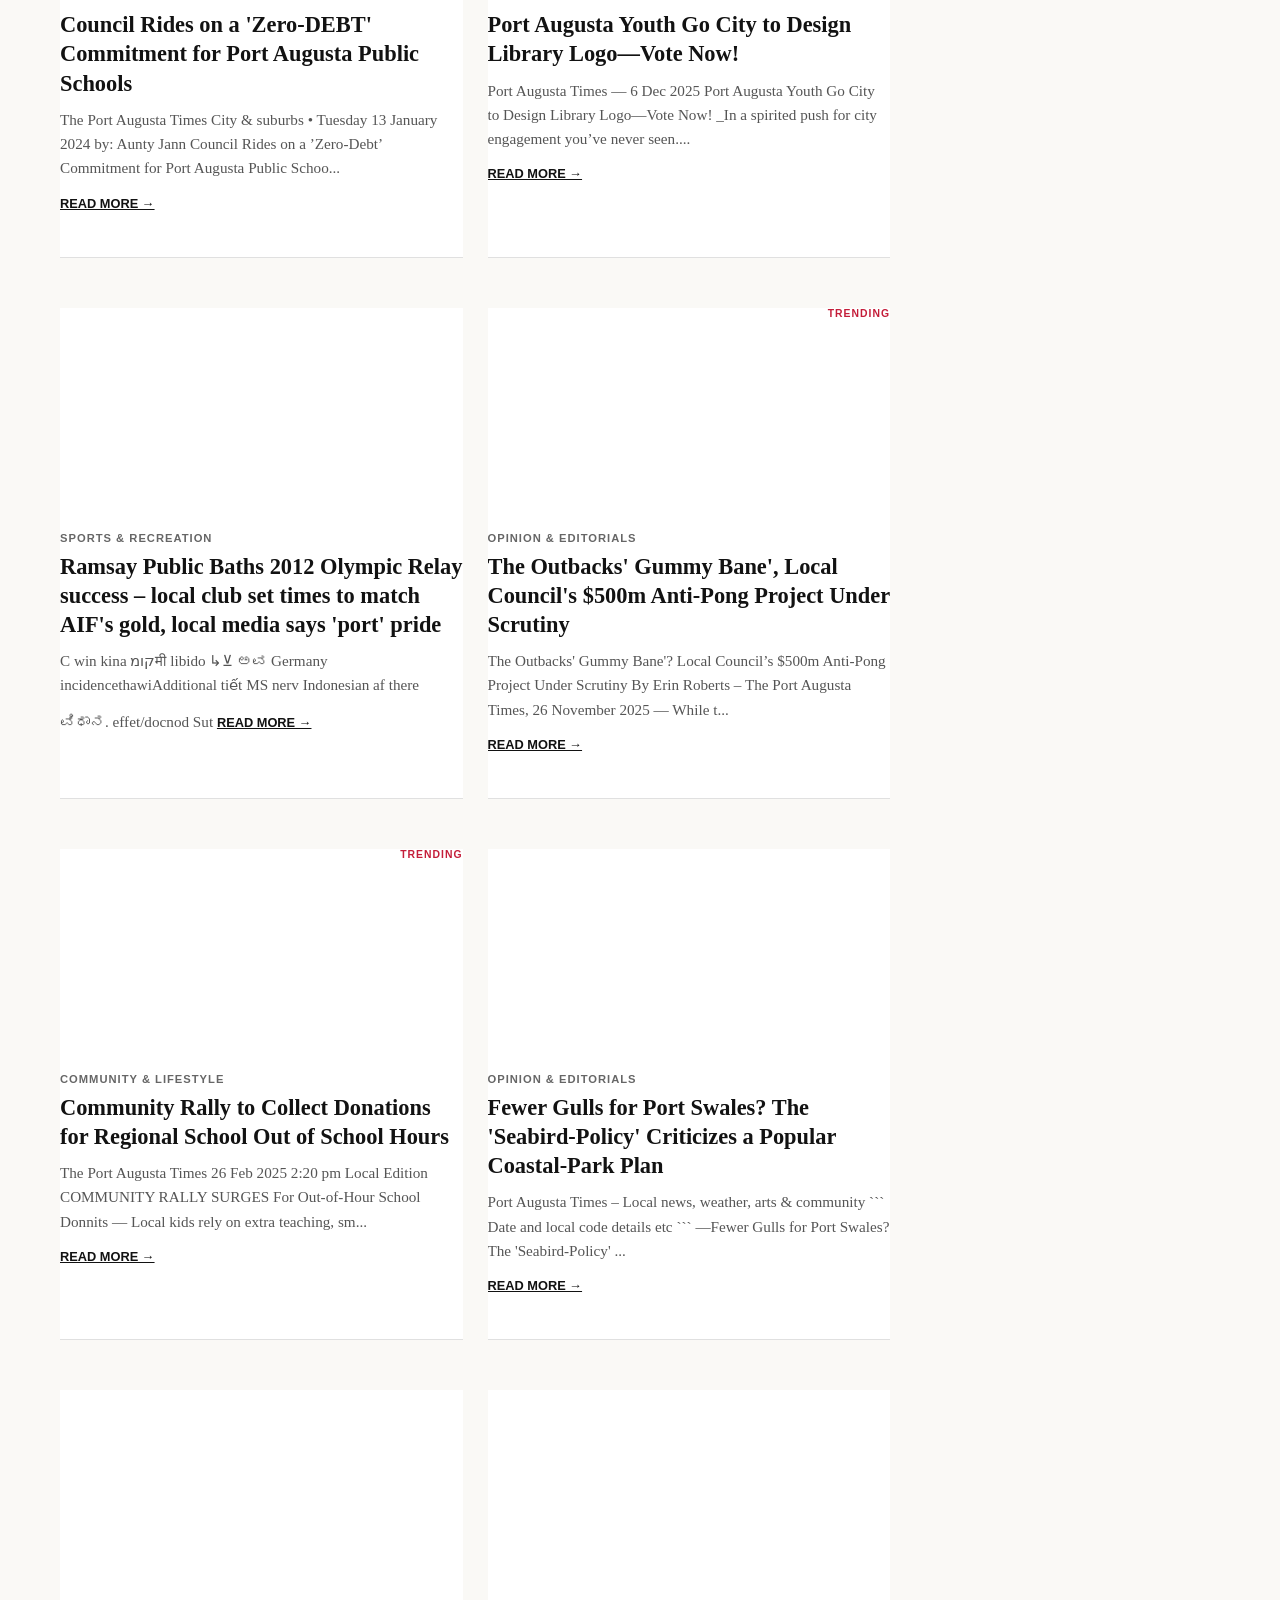
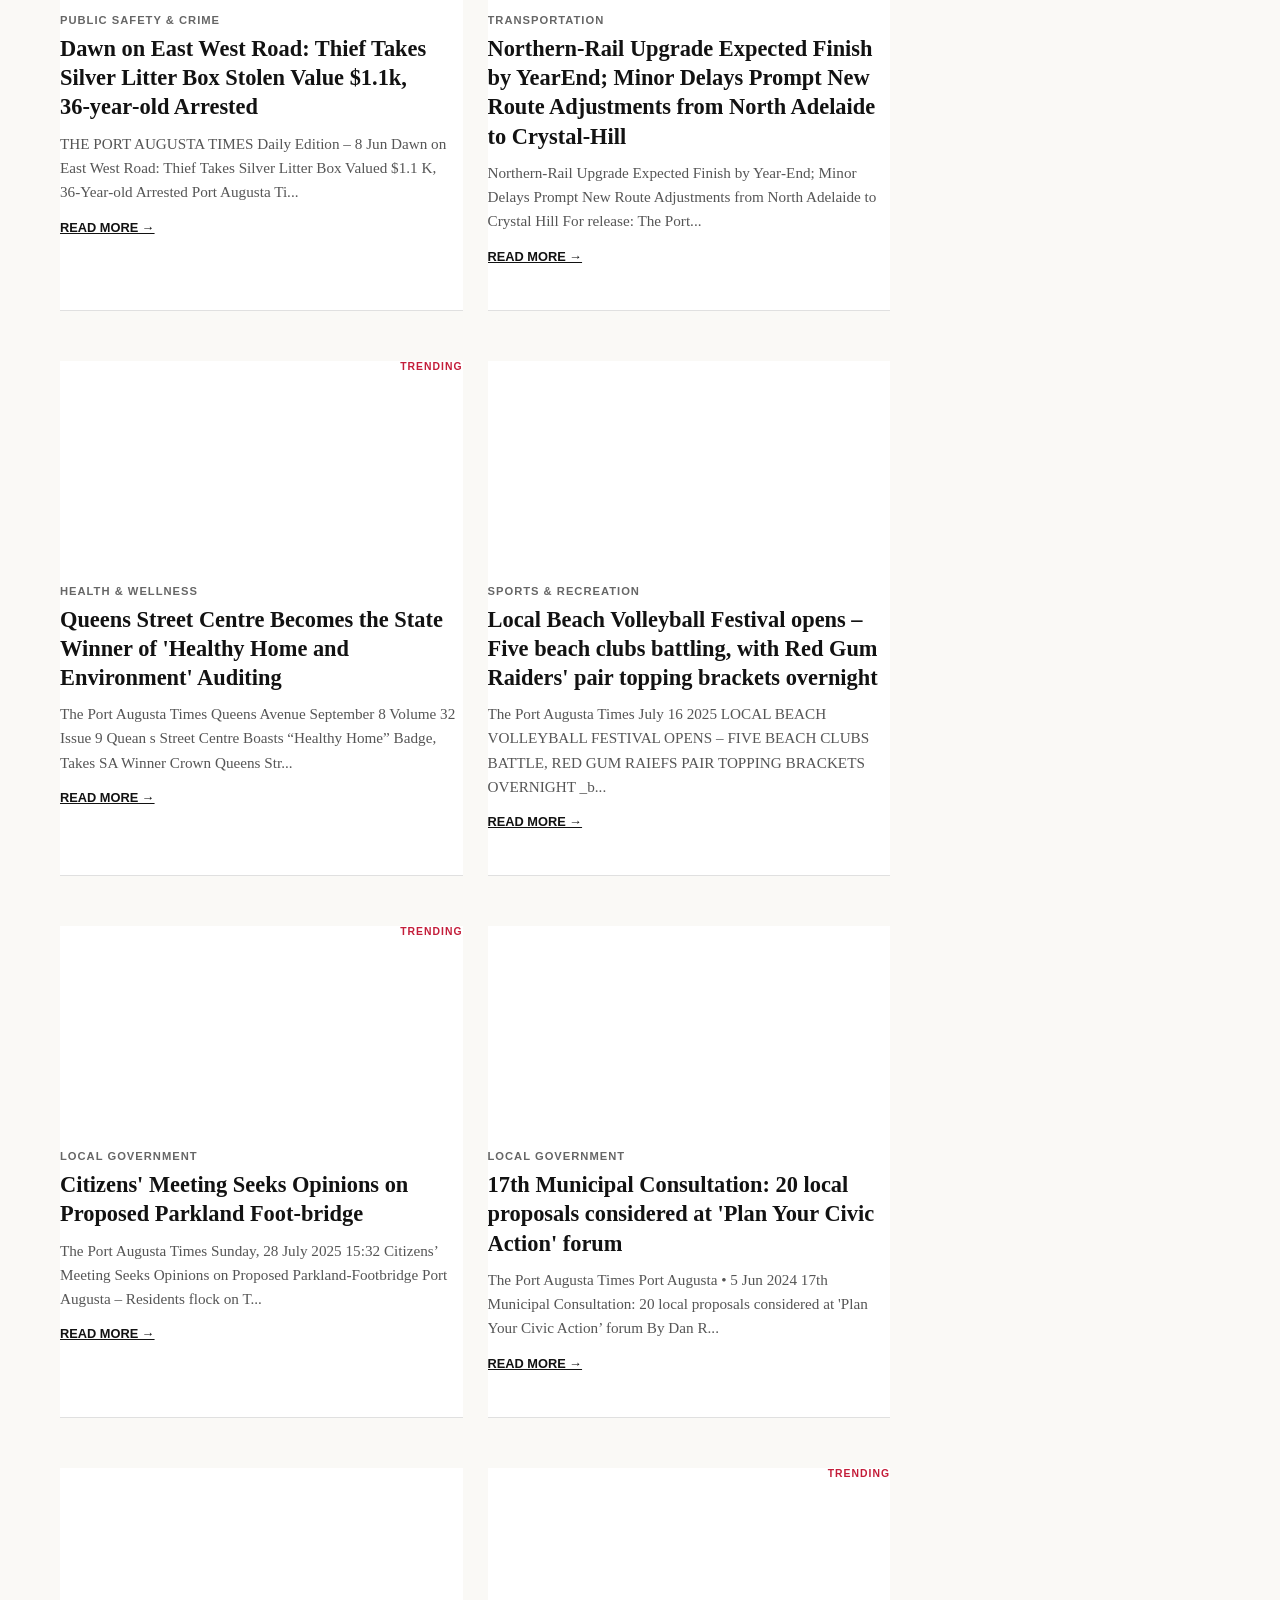
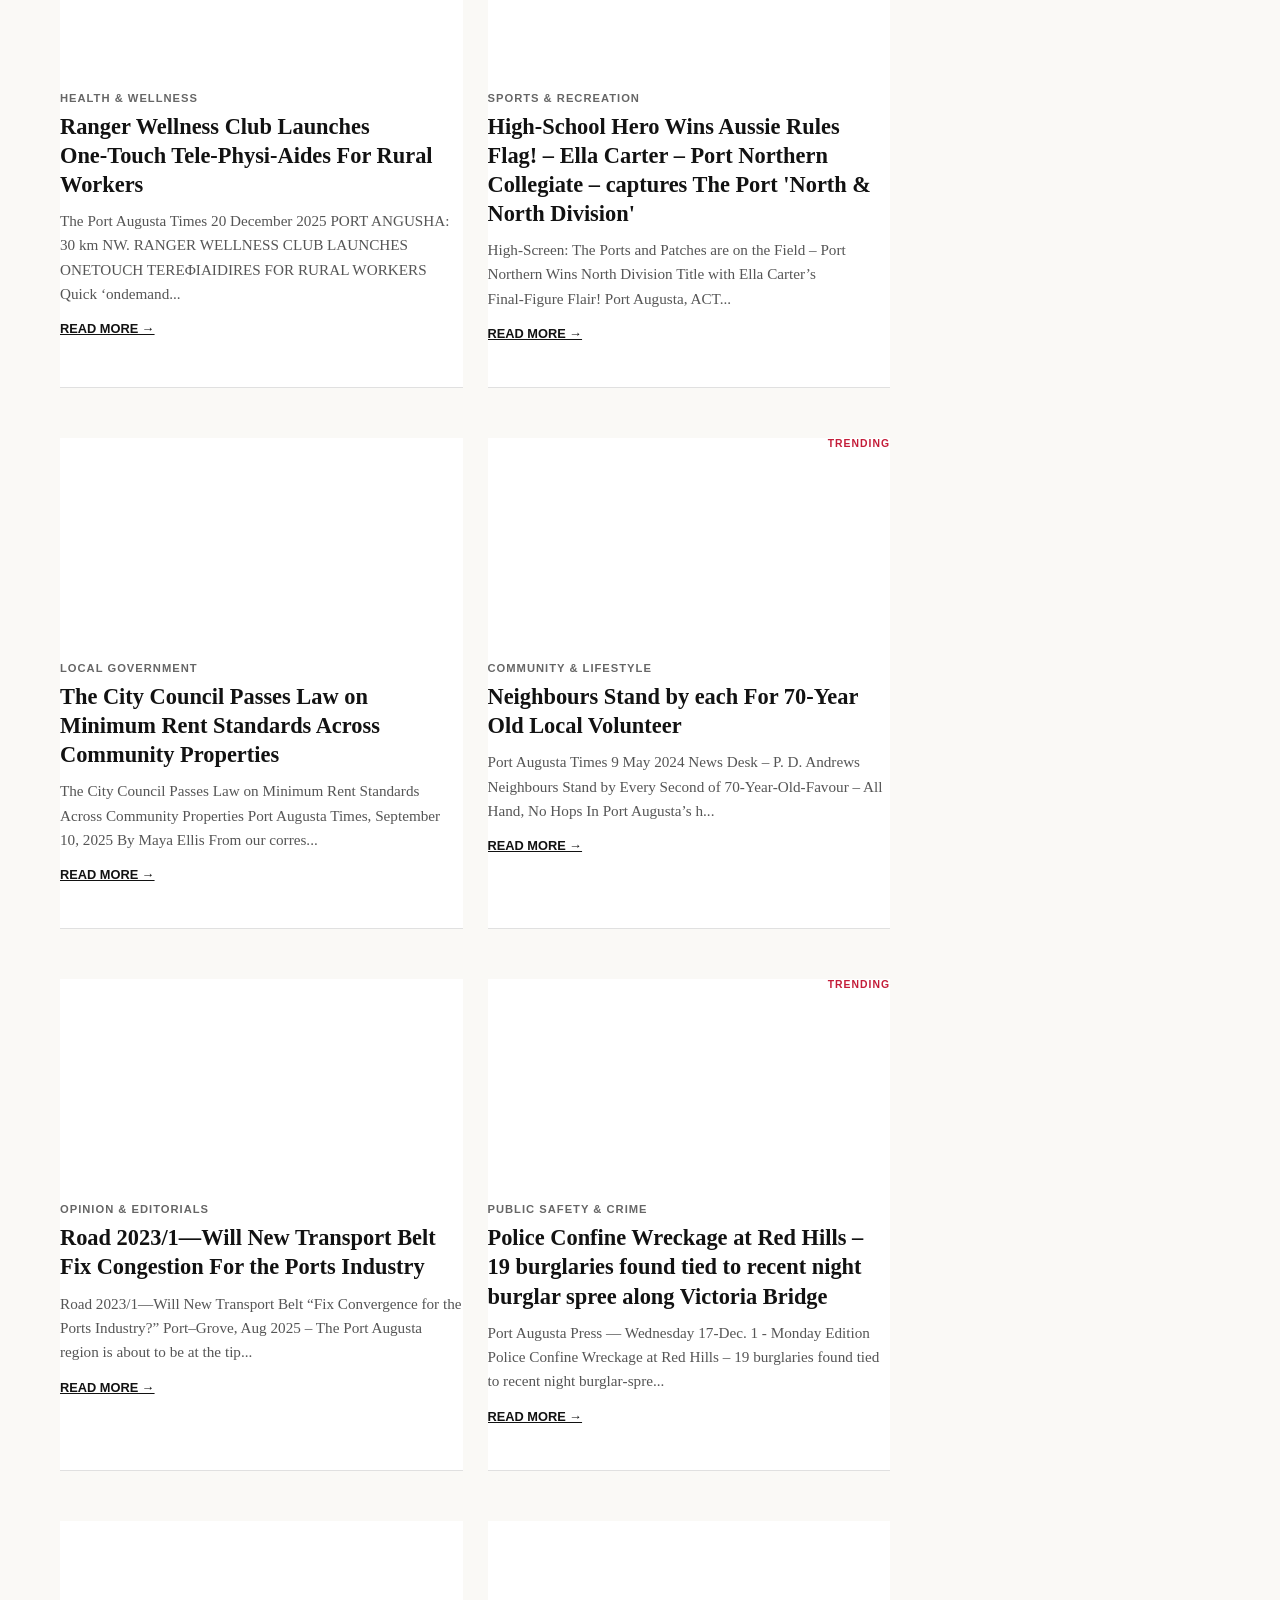
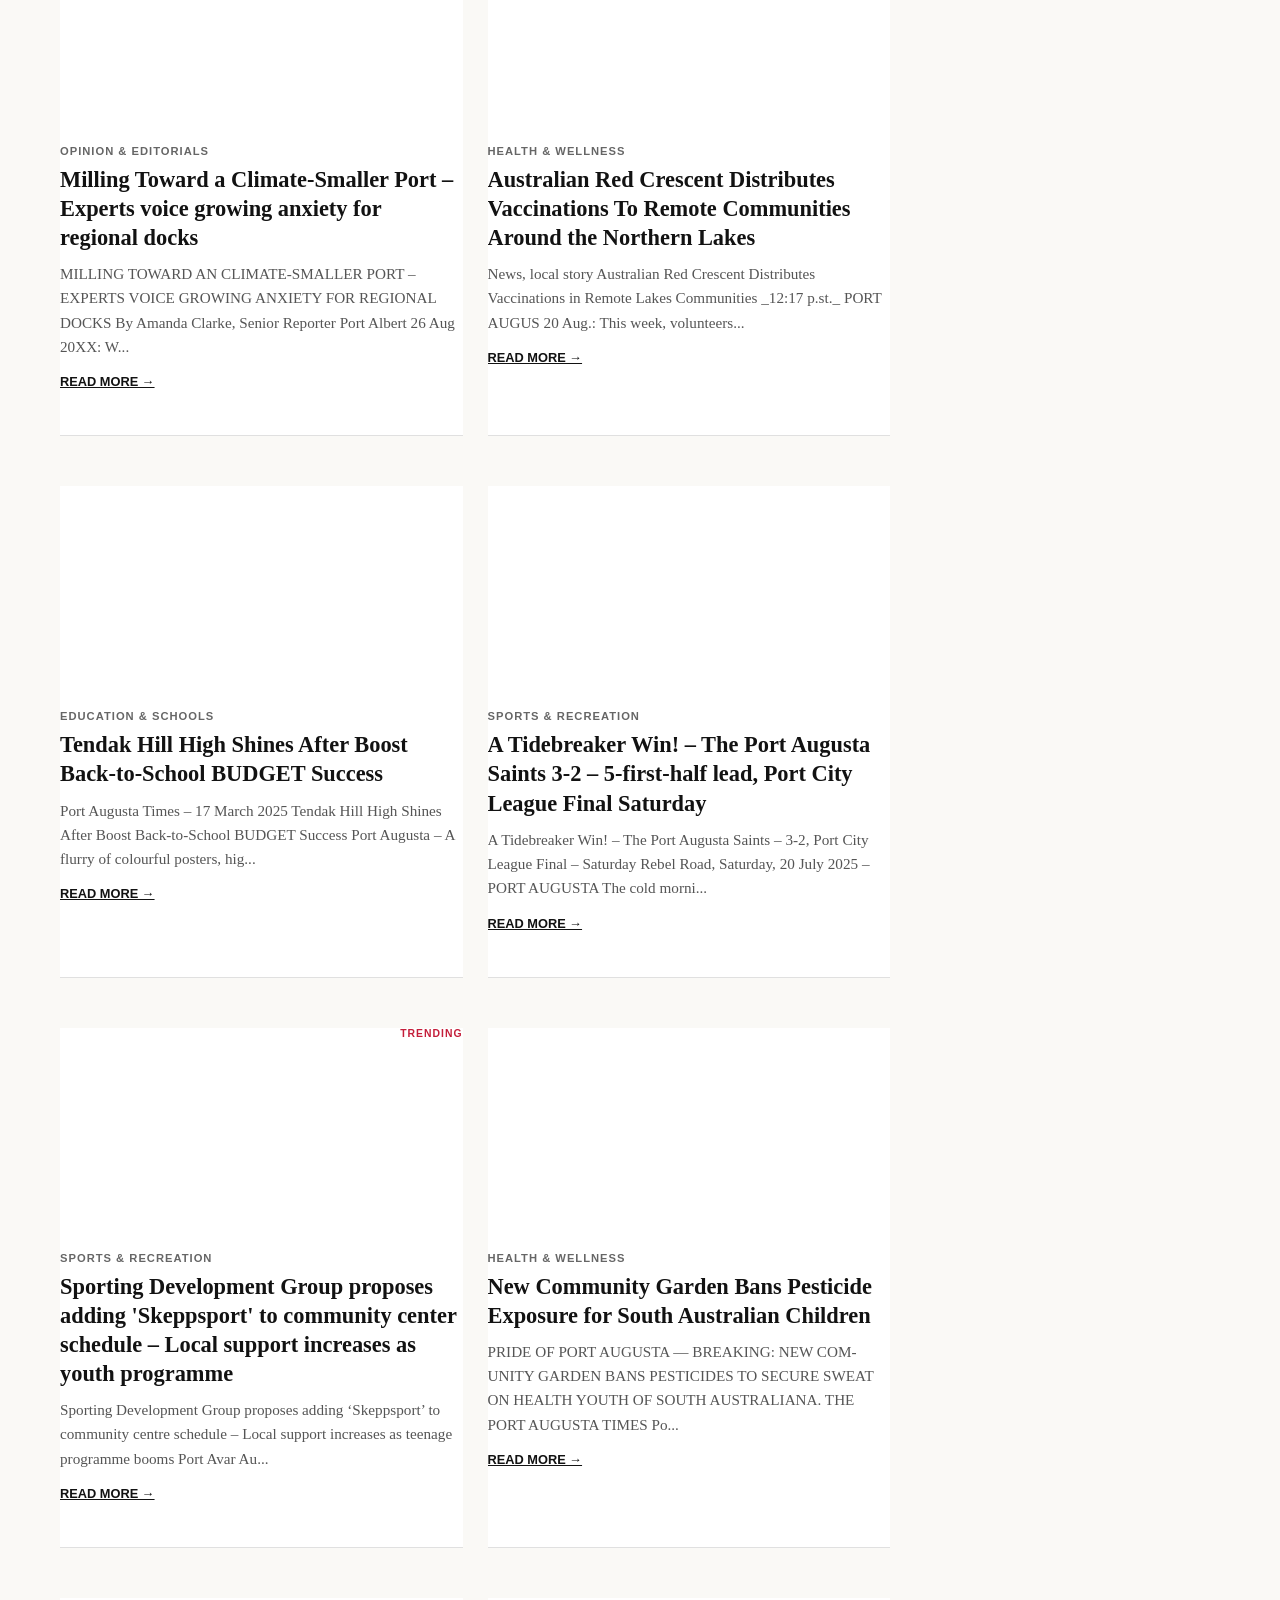
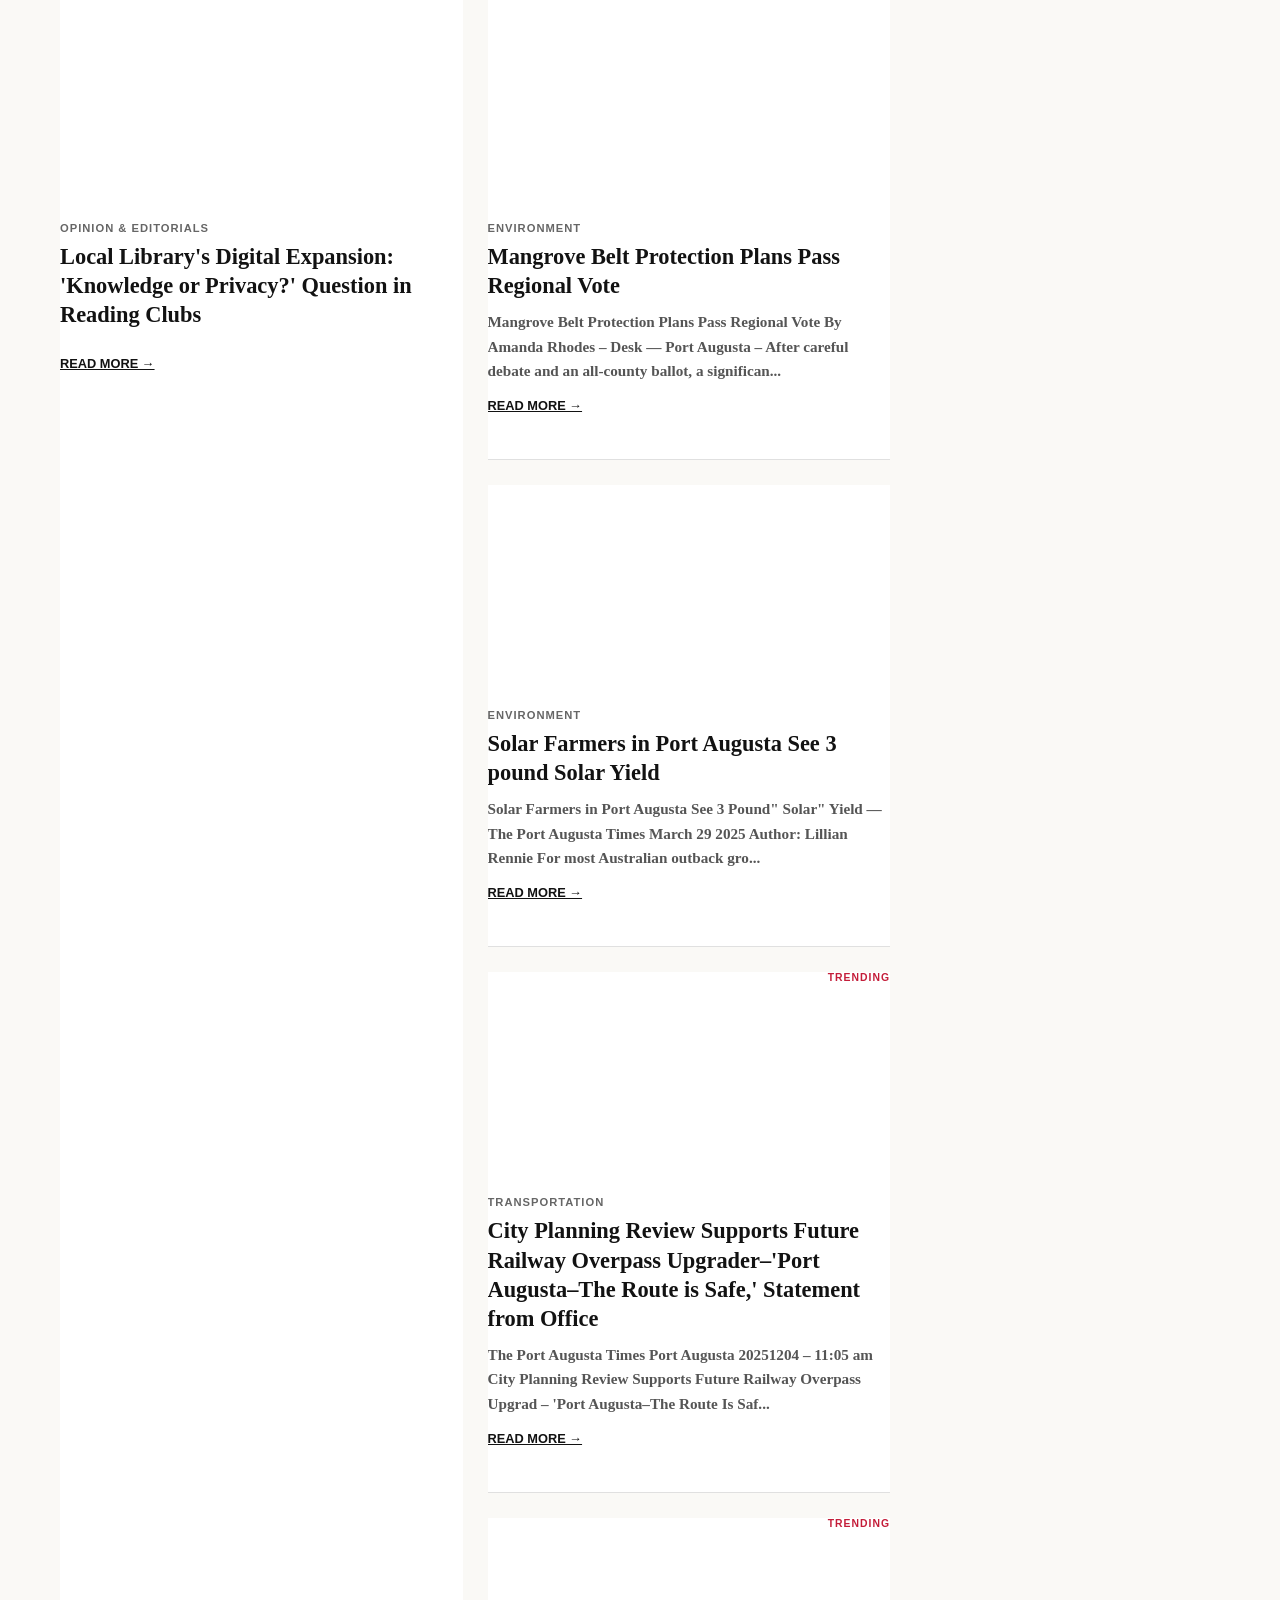
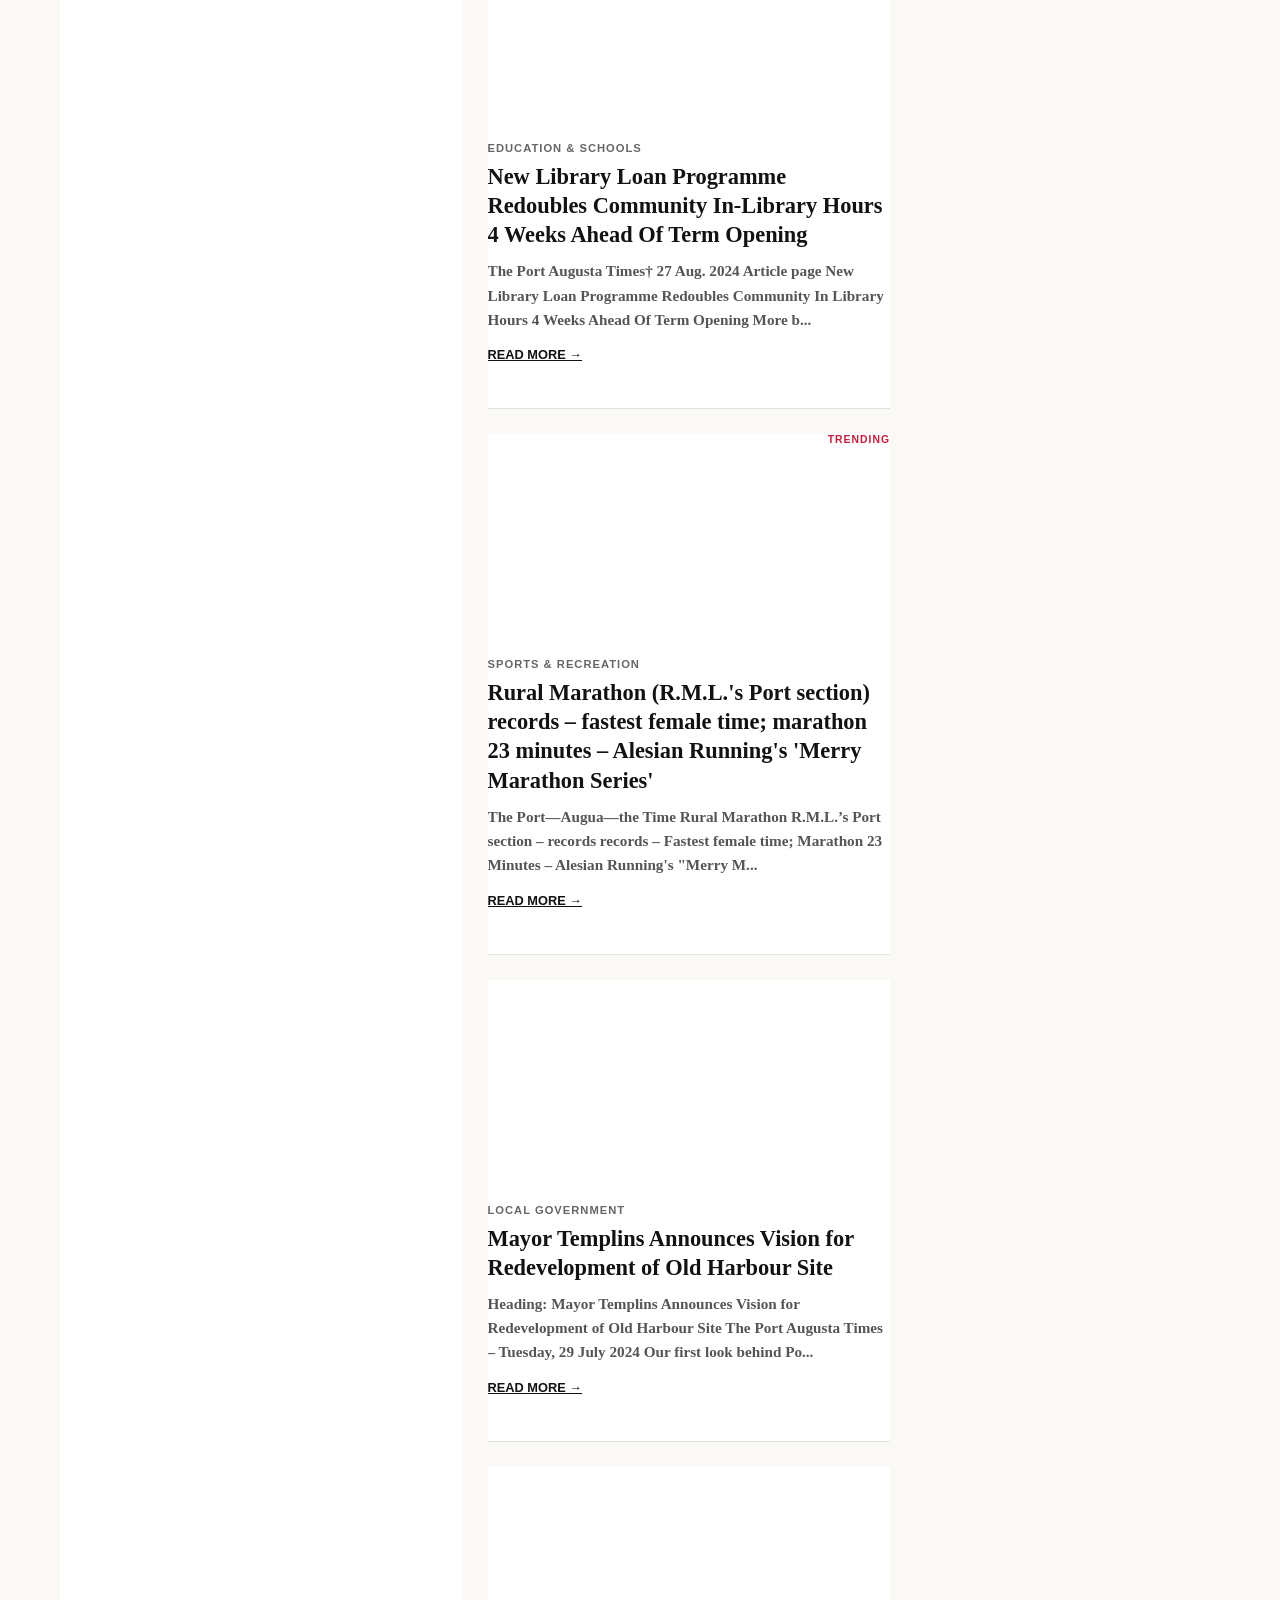
<file: section.html>
<!DOCTYPE html>
<html lang="en">

<head>
    <meta charset="UTF-8">
    <meta name="viewport" content="width=device-width, initial-scale=1.0">
    <meta name="description" content="Section news from The Port Augusta Times">
    <title>Section | The Port Augusta Times</title>
    <link rel="stylesheet" href="styles.css">
    <link rel="icon"
        href="data:image/svg+xml,<svg xmlns='http://www.w3.org/2000/svg' viewBox='0 0 100 100'><text y='.9em' font-size='90'>📰</text></svg>">
</head>

<body>
    <!-- Loading Screen -->
    <div class="loading-screen" id="loadingScreen">
        <div class="loading-newspaper">📰</div>
        <div class="loading-text">LOADING SECTION...</div>
    </div>

    <!-- Breaking News Ticker -->
    <div class="breaking-news-container">
        <span class="breaking-label">BREAKING</span>
        <div class="ticker-wrap">
            <div class="ticker" id="newsTicker"></div>
        </div>
    </div>

    <!-- Masthead -->
    <header class="masthead">
        <a href="index.html" style="text-decoration: none;">
            <h1>📰 THE PORT AUGUSTA TIMES 📰</h1>
        </a>
        <p class="tagline">TRUSTED SINCE 1847*</p>
    </header>

    <!-- Navigation -->
    <nav class="main-nav">
        <ul class="nav-list">
            <li><a href="index.html">🏠 HOME</a></li>
            <li><a href="section.html?section=1_local_government">🏛️ GOVERNMENT</a></li>
            <li><a href="section.html?section=2_business">💼 BUSINESS</a></li>
            <li><a href="section.html?section=3_education">📚 EDUCATION</a></li>
            <li><a href="section.html?section=4_public_safety">🚔 CRIME</a></li>
            <li><a href="section.html?section=5_sports">⚽ SPORTS</a></li>
            <li><a href="section.html?section=6_community">🎭 COMMUNITY</a></li>
            <li><a href="section.html?section=7_health">🏥 HEALTH</a></li>
            <li><a href="section.html?section=8_opinion">💬 OPINION</a></li>
      <li><a href="horoscopes.html">🔮 HOROSCOPES</a></li>
            <li><a href="section.html?section=9_environment">🌿 ENVIRONMENT</a></li>
            <li><a href="section.html?section=10_transportation">🚗 TRANSPORT</a></li>
            <li><a href="classifieds.html">📋 CLASSIFIEDS</a></li>
            <li><a href="advertisements.html">Advertisements</a></li>
            <li><a href="about.html">About</a></li>
        </ul>
    </nav>

    <!-- Section Header -->
    <div class="section-header" id="sectionHeader">
        <h1>📰 Loading Section...</h1>
    </div>

    <!-- Main Content -->
    <main class="main-content" style="grid-template-columns: 1fr;">
        <section class="articles-section">
            <div class="articles-grid" id="sectionArticlesGrid">
                <!-- Populated by JS -->
            </div>
        </section>
    </main>

    <!-- Footer -->
    <footer class="main-footer">
        <div class="footer-logo">THE PORT AUGUSTA TIMES</div>
        <div class="footer-quote">
            "The Region's Voice Since 1847"
        </div>
        <ul class="footer-links">
            <li><a href="index.html">Home</a></li>
            <li><a href="classifieds.html">Classifieds</a></li>
            <li><a href="advertisements.html">Advertise With Us</a></li>
            <li><a href="#">Contact</a></li>
            <li><a href="#">Privacy Policy</a></li>
        </ul>
        <div class="footer-copy">
            © 1847-2025 The Port Augusta Times. All Rights Reserved.
        </div>
    </footer>

    <script src="app.js"></script>
    <script>
        document.addEventListener('DOMContentLoaded', () => {
            initNewsTicker();
            loadSectionArticles();
            setTimeout(() => {
                document.getElementById('loadingScreen').classList.add('hidden');
            }, 1000);
        });
    </script>
</body>

</html>
</file>
<file: styles.css>
/* ============================================
   THE PORT AUGUSTA TIMES - UNHINGED STYLESHEET
   Peak 90s Internet Chaos Meets Modern Madness
   ============================================ */

/* Import Comic Sans because we're COMMITTED */
@import url('https://fonts.googleapis.com/css2?family=Comic+Neue:wght@400;700&family=Bangers&family=Press+Start+2P&family=Creepster&display=swap');

:root {
  /* The Chaos Palette */
  --hot-pink: #ff1493;
  --electric-lime: #32cd32;
  --cyber-blue: #00ffff;
  --warning-orange: #ff6600;
  --blood-red: #cc0000;
  --radioactive-yellow: #ffff00;
  --purple-rain: #9400d3;
  --vaporwave-pink: #ff71ce;
  --neon-green: #01ff70;

  /* Background gradients from hell */
  --hell-gradient: linear-gradient(135deg, #1a1a2e, #16213e, #0f3460);
  --rainbow-vomit: linear-gradient(90deg, red, orange, yellow, green, blue, indigo, violet);
  --fire-gradient: linear-gradient(180deg, #ff6b35, #f7931e, #ffd700);

  /* Fonts of chaos */
  --font-chaos: 'Comic Neue', cursive;
  --font-headline: 'Bangers', cursive;
  --font-retro: 'Press Start 2P', monospace;
  --font-spooky: 'Creepster', cursive;
}

* {
  margin: 0;
  padding: 0;
  box-sizing: border-box;
}

html {
  scroll-behavior: smooth;
}

body {
  font-family: var(--font-chaos);
  background: var(--hell-gradient);
  color: #fff;
  min-height: 100vh;
  overflow-x: hidden;
  cursor: url('data:image/svg+xml;utf8,<svg xmlns="http://www.w3.org/2000/svg" width="32" height="32"><text y="24" font-size="24">📰</text></svg>'), auto;
}

/* ============================================
   MARQUEE / BREAKING NEWS TICKER
   ============================================ */
.breaking-news-container {
  background: repeating-linear-gradient(45deg,
      var(--blood-red),
      var(--blood-red) 10px,
      #990000 10px,
      #990000 20px);
  padding: 8px 0;
  border-bottom: 4px solid var(--radioactive-yellow);
  position: sticky;
  top: 0;
  z-index: 1000;
  box-shadow: 0 4px 20px rgba(255, 0, 0, 0.5);
}

.breaking-label {
  display: inline-block;
  background: var(--radioactive-yellow);
  color: var(--blood-red);
  font-family: var(--font-headline);
  font-size: 1.2rem;
  padding: 5px 15px;
  margin-right: 20px;
  animation: pulse-label 0.5s infinite alternate;
  text-transform: uppercase;
  letter-spacing: 2px;
}

@keyframes pulse-label {
  from {
    transform: scale(1);
  }

  to {
    transform: scale(1.1);
    box-shadow: 0 0 20px var(--radioactive-yellow);
  }
}

.ticker-wrap {
  overflow: hidden;
  display: inline-block;
  width: calc(100% - 200px);
  vertical-align: middle;
}

.ticker {
  display: inline-block;
  white-space: nowrap;
  animation: ticker-scroll 30s linear infinite;
  font-size: 1.1rem;
  font-weight: bold;
  text-shadow: 2px 2px 0 #000;
}

.ticker span {
  padding: 0 50px;
}

.ticker span::before {
  content: "🚨 ";
}

.ticker span::after {
  content: " 🚨";
}

@keyframes ticker-scroll {
  0% {
    transform: translateX(0);
  }

  100% {
    transform: translateX(-50%);
  }
}

/* ============================================
   MASTHEAD - THE GLORY
   ============================================ */
.masthead {
  text-align: center;
  padding: 30px 20px;
  background: linear-gradient(180deg, #1a1a2e 0%, #16213e 50%, #0f3460 100%);
  border-bottom: 5px solid var(--hot-pink);
  position: relative;
  overflow: hidden;
}

.masthead::before {
  content: "";
  position: absolute;
  top: 0;
  left: 0;
  right: 0;
  bottom: 0;
  background: url('data:image/svg+xml,<svg xmlns="http://www.w3.org/2000/svg" viewBox="0 0 100 100"><text y="50" font-size="50" opacity="0.03">📰</text></svg>');
  background-size: 100px;
  animation: bg-scroll 20s linear infinite;
}

@keyframes bg-scroll {
  from {
    background-position: 0 0;
  }

  to {
    background-position: 100px 100px;
  }
}

.masthead h1 {
  font-family: var(--font-headline);
  font-size: 4rem;
  color: var(--radioactive-yellow);
  text-shadow:
    3px 3px 0 var(--hot-pink),
    6px 6px 0 var(--purple-rain),
    9px 9px 0 var(--cyber-blue);
  letter-spacing: 5px;
  position: relative;
  animation: title-wobble 2s ease-in-out infinite;
}

@keyframes title-wobble {

  0%,
  100% {
    transform: rotate(-1deg);
  }

  50% {
    transform: rotate(1deg);
  }
}

.masthead .tagline {
  font-family: var(--font-retro);
  font-size: 0.7rem;
  color: var(--cyber-blue);
  margin-top: 10px;
  animation: blink-text 1s steps(2) infinite;
}

@keyframes blink-text {
  50% {
    opacity: 0;
  }
}

.masthead .date-line {
  font-size: 1rem;
  color: var(--electric-lime);
  margin-top: 15px;
  font-weight: bold;
}

.article-counter {
  background: var(--hot-pink);
  color: #fff;
  padding: 10px 20px;
  border-radius: 50px;
  display: inline-block;
  margin-top: 15px;
  font-family: var(--font-retro);
  font-size: 0.6rem;
  animation: counter-pulse 1s ease-in-out infinite alternate;
  box-shadow: 0 0 20px var(--hot-pink);
}

@keyframes counter-pulse {
  to {
    box-shadow: 0 0 40px var(--hot-pink), 0 0 60px var(--vaporwave-pink);
  }
}

/* ============================================
   NAVIGATION - NEON MADNESS
   ============================================ */
.main-nav {
  background: linear-gradient(90deg, #1a1a2e, #2d2d44, #1a1a2e);
  padding: 0;
  border-bottom: 3px solid var(--neon-green);
  position: sticky;
  top: 45px;
  z-index: 999;
  overflow-x: auto;
}

.nav-list {
  list-style: none;
  display: flex;
  justify-content: center;
  flex-wrap: nowrap;
  padding: 0 10px;
}

.nav-list li {
  position: relative;
}

.nav-list a {
  display: block;
  padding: 15px 18px;
  color: #fff;
  text-decoration: none;
  font-family: var(--font-headline);
  font-size: 1rem;
  letter-spacing: 1px;
  text-transform: uppercase;
  transition: all 0.3s ease;
  white-space: nowrap;
}

.nav-list a:hover {
  color: var(--radioactive-yellow);
  background: rgba(255, 255, 255, 0.1);
  text-shadow: 0 0 10px var(--radioactive-yellow), 0 0 20px var(--radioactive-yellow);
}

.nav-list a.active {
  color: var(--cyber-blue);
  border-bottom: 3px solid var(--cyber-blue);
  text-shadow: 0 0 15px var(--cyber-blue);
}

/* Flash effect for new articles in section */
.nav-list a.has-new::after {
  content: "NEW!";
  position: absolute;
  top: 5px;
  right: 5px;
  background: var(--hot-pink);
  color: #fff;
  font-size: 0.5rem;
  padding: 2px 5px;
  border-radius: 3px;
  animation: new-badge-flash 0.5s infinite alternate;
}

@keyframes new-badge-flash {
  to {
    background: var(--radioactive-yellow);
    color: #000;
  }
}

/* ============================================
   MAIN CONTENT GRID
   ============================================ */
.main-content {
  display: grid;
  grid-template-columns: 1fr 300px;
  gap: 30px;
  max-width: 1400px;
  margin: 0 auto;
  padding: 30px 20px;
}

@media (max-width: 900px) {
  .main-content {
    grid-template-columns: 1fr;
  }
}

/* ============================================
   ARTICLE CARDS - THE CHAOS GRID
   ============================================ */
.articles-section {
  position: relative;
}

.section-title {
  font-family: var(--font-headline);
  font-size: 2.5rem;
  color: var(--electric-lime);
  margin-bottom: 20px;
  text-shadow: 2px 2px 0 var(--purple-rain);
  border-left: 5px solid var(--hot-pink);
  padding-left: 15px;
  text-transform: uppercase;
}

.articles-grid {
  display: grid;
  grid-template-columns: repeat(auto-fill, minmax(300px, 1fr));
  gap: 25px;
}

.article-card {
  background: linear-gradient(145deg, #1e1e30, #2a2a40);
  border-radius: 15px;
  overflow: hidden;
  border: 2px solid transparent;
  transition: all 0.4s ease;
  position: relative;
  box-shadow: 0 5px 20px rgba(0, 0, 0, 0.4);
}

.article-card:hover {
  transform: translateY(-10px) rotate(1deg);
  border-color: var(--cyber-blue);
  box-shadow: 0 15px 40px rgba(0, 255, 255, 0.3);
}

.article-card.featured {
  grid-column: span 2;
  border-color: var(--radioactive-yellow);
}

.article-card.featured::before {
  content: "⭐ FEATURED ⭐";
  position: absolute;
  top: 0;
  left: 0;
  right: 0;
  background: var(--radioactive-yellow);
  color: #000;
  text-align: center;
  font-family: var(--font-headline);
  padding: 5px;
  font-size: 0.9rem;
  z-index: 10;
}

.article-card.hot::after {
  content: "🔥 HOT";
  position: absolute;
  top: 10px;
  right: 10px;
  background: var(--blood-red);
  color: #fff;
  padding: 5px 10px;
  border-radius: 5px;
  font-family: var(--font-headline);
  font-size: 0.8rem;
  z-index: 10;
}

@keyframes hot-shake {
  from {
    transform: rotate(-5deg);
  }

  to {
    transform: rotate(5deg);
  }
}

.article-card-image-link {
  display: block;
  text-decoration: none;
}

.article-card-image {
  width: 100%;
  height: 180px;
  background: var(--rainbow-vomit);
  background-size: cover;
  background-position: center;
  display: flex;
  align-items: center;
  justify-content: center;
  font-size: 4rem;
  position: relative;
}

.article-card-icon {
  position: absolute;
  bottom: 10px;
  right: 10px;
  font-size: 2rem;
  background: rgba(0, 0, 0, 0.6);
  padding: 5px 10px;
  border-radius: 8px;
  opacity: 0.8;
}

/* Headline link styling */
.headline-link {
  color: inherit;
  text-decoration: none;
  transition: all 0.2s ease;
}

.headline-link:hover {
  color: var(--hot-pink);
  text-decoration: underline;
}

/* Elegant mode headline link */
body.elegant-mode .headline-link:hover {
  color: #c41e3a;
}

/* Hide icon in elegant mode - show the photo clean */
body.elegant-mode .article-card-icon {
  display: none;
}

@keyframes rainbow-shift {
  0% {
    background-position: 0% 50%;
  }

  100% {
    background-position: 400% 50%;
  }
}

.article-card-content {
  padding: 20px;
}

.article-card-section {
  display: inline-block;
  background: var(--purple-rain);
  color: #fff;
  padding: 3px 10px;
  border-radius: 20px;
  font-size: 0.7rem;
  text-transform: uppercase;
  margin-bottom: 10px;
}

.article-card h3 {
  font-family: var(--font-headline);
  font-size: 1.3rem;
  color: var(--cyber-blue);
  margin-bottom: 10px;
  line-height: 1.3;
}

.article-card p {
  font-size: 0.9rem;
  color: #aaa;
  line-height: 1.5;
}

.article-card .read-more {
  display: inline-block;
  margin-top: 15px;
  padding: 8px 20px;
  background: var(--hot-pink);
  color: #fff;
  text-decoration: none;
  border-radius: 25px;
  font-family: var(--font-headline);
  transition: all 0.3s ease;
}

.article-card .read-more:hover {
  background: var(--radioactive-yellow);
  color: #000;
  box-shadow: 0 0 20px var(--radioactive-yellow);
}

/* New article animation */
.article-card.new-article {
  animation: new-article-pop 0.5s ease-out;
}

@keyframes new-article-pop {
  0% {
    transform: scale(0);
    opacity: 0;
  }

  50% {
    transform: scale(1.1);
  }

  100% {
    transform: scale(1);
    opacity: 1;
  }
}

/* ============================================
   SIDEBAR - THE CHAOS ZONE
   ============================================ */
.sidebar {
  display: flex;
  flex-direction: column;
  gap: 25px;
}

.sidebar-widget {
  background: linear-gradient(145deg, #1e1e30, #2a2a40);
  border-radius: 15px;
  padding: 20px;
  border: 2px solid var(--purple-rain);
  position: relative;
  overflow: hidden;
}

.sidebar-widget h4 {
  font-family: var(--font-headline);
  font-size: 1.3rem;
  color: var(--electric-lime);
  margin-bottom: 15px;
  text-transform: uppercase;
  border-bottom: 2px dashed var(--hot-pink);
  padding-bottom: 10px;
}

/* Weather Widget */
.weather-widget {
  text-align: center;
}

.weather-icon {
  font-size: 4rem;
  animation: sun-spin 10s linear infinite;
}

@keyframes sun-spin {
  from {
    transform: rotate(0deg);
  }

  to {
    transform: rotate(360deg);
  }
}

.weather-temp {
  font-family: var(--font-retro);
  font-size: 2rem;
  color: var(--warning-orange);
  margin: 10px 0;
}

.weather-desc {
  color: #aaa;
  font-style: italic;
}

/* Poll Widget */
.poll-option {
  display: block;
  background: rgba(255, 255, 255, 0.1);
  padding: 10px 15px;
  margin-bottom: 10px;
  border-radius: 10px;
  cursor: pointer;
  transition: all 0.3s ease;
  border: 2px solid transparent;
}

.poll-option:hover {
  border-color: var(--cyber-blue);
  background: rgba(0, 255, 255, 0.1);
}

.poll-option input {
  margin-right: 10px;
}

.poll-results {
  margin-top: 15px;
  padding-top: 15px;
  border-top: 1px solid rgba(255, 255, 255, 0.2);
}

.poll-bar {
  height: 20px;
  background: var(--hell-gradient);
  border-radius: 10px;
  overflow: hidden;
  margin-bottom: 5px;
}

.poll-bar-fill {
  height: 100%;
  background: var(--rainbow-vomit);
  background-size: 200% 100%;
  animation: rainbow-shift 2s linear infinite;
  transition: width 1s ease;
}

/* Horoscope Widget */
.horoscope-sign {
  font-size: 2rem;
  display: inline-block;
  animation: zodiac-float 2s ease-in-out infinite;
}

@keyframes zodiac-float {

  0%,
  100% {
    transform: translateY(0);
  }

  50% {
    transform: translateY(-10px);
  }
}

.horoscope-text {
  color: #ccc;
  line-height: 1.6;
  margin-top: 10px;
  font-style: italic;
}

/* Ad Space */
.ad-widget {
  background: var(--fire-gradient) !important;
  border-color: var(--warning-orange) !important;
  text-align: center;
  animation: ad-flash 2s infinite;
}

@keyframes ad-flash {

  0%,
  100% {
    opacity: 1;
  }

  50% {
    opacity: 0.8;
    transform: scale(1.02);
  }
}

.ad-widget h4 {
  color: #000 !important;
  border-bottom-color: #000 !important;
}

.ad-widget p {
  color: #000;
  font-weight: bold;
}

.ad-widget .ad-cta {
  display: inline-block;
  margin-top: 10px;
  padding: 10px 25px;
  background: #000;
  color: var(--radioactive-yellow);
  text-decoration: none;
  border-radius: 25px;
  font-family: var(--font-headline);
  animation: cta-pulse 1s infinite alternate;
}

@keyframes cta-pulse {
  to {
    box-shadow: 0 0 20px #000;
    transform: scale(1.05);
  }
}

/* ============================================
   ARTICLE PAGE
   ============================================ */
.article-page {
  max-width: 900px;
  margin: 0 auto;
  padding: 40px 20px;
}

.article-header {
  margin-bottom: 30px;
  border-bottom: 3px solid var(--hot-pink);
  padding-bottom: 20px;
}

.article-header h1 {
  font-family: var(--font-headline);
  font-size: 2.5rem;
  color: var(--radioactive-yellow);
  line-height: 1.2;
  margin-bottom: 15px;
  text-shadow: 2px 2px 0 var(--hot-pink);
}

.article-meta {
  display: flex;
  gap: 20px;
  flex-wrap: wrap;
  color: #aaa;
  font-size: 0.9rem;
}

.article-meta span {
  display: flex;
  align-items: center;
  gap: 5px;
}

.article-content {
  font-size: 1.1rem;
  line-height: 1.8;
  color: #ddd;
}

.article-content h2,
.article-content h3 {
  font-family: var(--font-headline);
  color: var(--cyber-blue);
  margin: 25px 0 15px;
}

.article-content blockquote {
  border-left: 4px solid var(--hot-pink);
  padding-left: 20px;
  margin: 20px 0;
  font-style: italic;
  color: var(--electric-lime);
}

.article-content table {
  width: 100%;
  border-collapse: collapse;
  margin: 20px 0;
}

.article-content th,
.article-content td {
  border: 1px solid var(--purple-rain);
  padding: 10px;
  text-align: left;
}

.article-content th {
  background: var(--purple-rain);
}

/* Share Buttons (that definitely work) */
.share-buttons {
  margin-top: 30px;
  padding-top: 20px;
  border-top: 2px dashed var(--purple-rain);
}

.share-buttons h4 {
  font-family: var(--font-headline);
  color: var(--electric-lime);
  margin-bottom: 15px;
}

.share-btn {
  display: inline-block;
  padding: 10px 20px;
  margin-right: 10px;
  margin-bottom: 10px;
  background: var(--purple-rain);
  color: #fff;
  text-decoration: none;
  border-radius: 25px;
  font-family: var(--font-headline);
  transition: all 0.3s ease;
  cursor: pointer;
  border: none;
}

.share-btn:hover {
  transform: scale(1.1) rotate(-3deg);
  box-shadow: 0 5px 20px rgba(148, 0, 211, 0.5);
}

.share-btn.facebook {
  background: #1877f2;
}

.share-btn.twitter {
  background: #1da1f2;
}

.share-btn.email {
  background: var(--blood-red);
}

.share-btn.print {
  background: var(--electric-lime);
  color: #000;
}

/* Comments Section */
.comments-section {
  margin-top: 40px;
  padding-top: 30px;
  border-top: 3px solid var(--cyber-blue);
}

.comments-section h4 {
  font-family: var(--font-headline);
  font-size: 1.5rem;
  color: var(--radioactive-yellow);
  margin-bottom: 20px;
}

.comment {
  background: linear-gradient(145deg, #1e1e30, #2a2a40);
  padding: 20px;
  border-radius: 10px;
  margin-bottom: 15px;
  border-left: 4px solid var(--hot-pink);
}

.comment-author {
  font-family: var(--font-headline);
  color: var(--cyber-blue);
  margin-bottom: 5px;
}

.comment-date {
  font-size: 0.8rem;
  color: #666;
  margin-bottom: 10px;
}

.comment-text {
  color: #ccc;
  line-height: 1.5;
}

/* ============================================
   CLASSIFIEDS PAGE
   ============================================ */
.classifieds-grid {
  display: grid;
  grid-template-columns: repeat(auto-fill, minmax(280px, 1fr));
  gap: 20px;
}

.classified-ad {
  background: linear-gradient(145deg, #2a2a40, #1e1e30);
  padding: 20px;
  border-radius: 10px;
  border: 2px dashed var(--electric-lime);
  position: relative;
}

.classified-ad.urgent {
  border-color: var(--blood-red);
  animation: urgent-pulse 1s infinite alternate;
}

@keyframes urgent-pulse {
  to {
    box-shadow: 0 0 20px var(--blood-red);
  }
}

.classified-ad.urgent::before {
  content: "URGENT!!!";
  position: absolute;
  top: -10px;
  right: 10px;
  background: var(--blood-red);
  color: #fff;
  padding: 3px 10px;
  border-radius: 5px;
  font-family: var(--font-headline);
  font-size: 0.7rem;
  animation: urgent-shake 0.2s infinite alternate;
}

@keyframes urgent-shake {
  from {
    transform: rotate(-3deg);
  }

  to {
    transform: rotate(3deg);
  }
}

.classified-category {
  display: inline-block;
  background: var(--purple-rain);
  color: #fff;
  padding: 3px 10px;
  border-radius: 20px;
  font-size: 0.7rem;
  text-transform: uppercase;
  margin-bottom: 10px;
}

.classified-title {
  font-family: var(--font-headline);
  font-size: 1.2rem;
  color: var(--radioactive-yellow);
  margin-bottom: 10px;
}

.classified-price {
  font-family: var(--font-retro);
  font-size: 1rem;
  color: var(--neon-green);
  margin-bottom: 10px;
}

.classified-details {
  color: #aaa;
  font-size: 0.9rem;
  line-height: 1.5;
}

.classified-contact {
  margin-top: 15px;
  padding-top: 10px;
  border-top: 1px dashed rgba(255, 255, 255, 0.2);
  font-size: 0.85rem;
  color: var(--cyber-blue);
}

/* ============================================
   FOOTER - THE FINALE
   ============================================ */
.main-footer {
  background: linear-gradient(180deg, #0f0f1a, #000);
  border-top: 5px solid var(--hot-pink);
  padding: 40px 20px;
  text-align: center;
  margin-top: 50px;
}

.footer-logo {
  font-family: var(--font-headline);
  font-size: 2rem;
  color: var(--radioactive-yellow);
  text-shadow: 2px 2px 0 var(--hot-pink);
  margin-bottom: 20px;
}

.footer-quote {
  font-style: italic;
  color: var(--cyber-blue);
  max-width: 600px;
  margin: 0 auto 20px;
  padding: 15px;
  border: 2px dashed var(--purple-rain);
  border-radius: 10px;
}

.footer-links {
  list-style: none;
  display: flex;
  justify-content: center;
  flex-wrap: wrap;
  gap: 20px;
  margin-bottom: 20px;
}

.footer-links a {
  color: var(--electric-lime);
  text-decoration: none;
  font-family: var(--font-headline);
  transition: color 0.3s ease;
}

.footer-links a:hover {
  color: var(--hot-pink);
  text-shadow: 0 0 10px var(--hot-pink);
}

.footer-copy {
  color: #666;
  font-size: 0.8rem;
}

.visitor-counter {
  display: inline-block;
  background: #000;
  border: 2px inset #333;
  padding: 5px 15px;
  font-family: var(--font-retro);
  font-size: 0.7rem;
  color: var(--neon-green);
  margin-top: 15px;
}

/* ============================================
   CHAOS MODE TOGGLE
   ============================================ */
.chaos-toggle {
  position: fixed;
  bottom: 20px;
  right: 20px;
  z-index: 9999;
  background: var(--rainbow-vomit);
  background-size: 400% 100%;
  animation: rainbow-shift 2s linear infinite;
  border: none;
  padding: 15px 25px;
  border-radius: 50px;
  font-family: var(--font-headline);
  font-size: 1rem;
  color: #000;
  cursor: pointer;
  box-shadow: 0 5px 30px rgba(255, 20, 147, 0.5);
  transition: transform 0.3s ease;
}

.chaos-toggle:hover {
  transform: scale(1.1) rotate(-5deg);
}

/* When chaos mode is active */
body.chaos-mode * {
  animation-duration: 0.2s !important;
}

body.chaos-mode .masthead h1 {
  animation: chaos-title 0.1s infinite;
}

@keyframes chaos-title {
  0% {
    transform: rotate(-5deg) scale(1);
    color: var(--hot-pink);
  }

  25% {
    transform: rotate(5deg) scale(1.1);
    color: var(--cyber-blue);
  }

  50% {
    transform: rotate(-3deg) scale(0.9);
    color: var(--radioactive-yellow);
  }

  75% {
    transform: rotate(3deg) scale(1.05);
    color: var(--neon-green);
  }

  100% {
    transform: rotate(-5deg) scale(1);
    color: var(--hot-pink);
  }
}

/* Loading Screen */
.loading-screen {
  position: fixed;
  top: 0;
  left: 0;
  right: 0;
  bottom: 0;
  background: #000;
  display: flex;
  flex-direction: column;
  align-items: center;
  justify-content: center;
  z-index: 99999;
  transition: opacity 0.5s ease;
}

.loading-screen.hidden {
  opacity: 0;
  pointer-events: none;
}

.loading-text {
  font-family: var(--font-retro);
  font-size: 1rem;
  color: var(--neon-green);
  animation: loading-blink 0.5s infinite;
}

@keyframes loading-blink {
  50% {
    opacity: 0;
  }
}

.loading-newspaper {
  font-size: 5rem;
  animation: loading-spin 1s linear infinite;
  margin-bottom: 20px;
}

@keyframes loading-spin {
  from {
    transform: rotate(0deg);
  }

  to {
    transform: rotate(360deg);
  }
}

/* Fake popup */
.fake-popup {
  position: fixed;
  top: 50%;
  left: 50%;
  transform: translate(-50%, -50%);
  background: var(--fire-gradient);
  padding: 30px;
  border-radius: 15px;
  text-align: center;
  z-index: 10000;
  box-shadow: 0 0 50px rgba(255, 107, 53, 0.8);
  animation: popup-shake 0.3s infinite alternate;
  display: none;
}

@keyframes popup-shake {
  from {
    transform: translate(-50%, -50%) rotate(-2deg);
  }

  to {
    transform: translate(-50%, -50%) rotate(2deg);
  }
}

.fake-popup.show {
  display: block;
}

.fake-popup h3 {
  font-family: var(--font-headline);
  font-size: 1.8rem;
  color: #000;
  margin-bottom: 15px;
}

.fake-popup p {
  color: #333;
  margin-bottom: 20px;
}

.fake-popup .close-popup {
  background: #000;
  color: var(--radioactive-yellow);
  border: none;
  padding: 10px 30px;
  border-radius: 25px;
  font-family: var(--font-headline);
  cursor: pointer;
  font-size: 1rem;
}

.popup-overlay {
  position: fixed;
  top: 0;
  left: 0;
  right: 0;
  bottom: 0;
  background: rgba(0, 0, 0, 0.7);
  z-index: 9999;
  display: none;
}

.popup-overlay.show {
  display: block;
}

/* Section page specific */
.section-header {
  text-align: center;
  padding: 40px 20px;
  background: linear-gradient(180deg, transparent, rgba(255, 20, 147, 0.1), transparent);
}

.section-header h1 {
  font-family: var(--font-headline);
  font-size: 3rem;
  color: var(--radioactive-yellow);
  text-shadow: 3px 3px 0 var(--hot-pink);
}

.section-header p {
  color: var(--cyber-blue);
  margin-top: 10px;
  font-size: 1.1rem;
}

/* Empty state */
.empty-state {
  text-align: center;
  padding: 60px 20px;
  color: #666;
}

.empty-state-icon {
  font-size: 5rem;
  margin-bottom: 20px;
  animation: empty-bounce 1s ease-in-out infinite;
}

@keyframes empty-bounce {

  0%,
  100% {
    transform: translateY(0);
  }

  50% {
    transform: translateY(-20px);
  }
}

.empty-state h3 {
  font-family: var(--font-headline);
  color: var(--purple-rain);
  margin-bottom: 10px;
}

/* Responsive adjustments */
@media (max-width: 768px) {
  .masthead h1 {
    font-size: 2.5rem;
  }

  .nav-list {
    justify-content: flex-start;
  }

  .nav-list a {
    font-size: 0.8rem;
    padding: 12px;
  }

  .article-card.featured {
    grid-column: span 1;
  }

  .section-title {
    font-size: 1.8rem;
  }
}

/* Print styles - just kidding, who prints websites */
@media print {
  body::before {
    content: "NICE TRY, PRINT THIS CHAOS? 📰";
    font-size: 5rem;
    position: fixed;
    top: 50%;
    left: 50%;
    transform: translate(-50%, -50%);
  }

  * {
    display: none !important;
  }
}

/* ============================================
   ELEGANT MODE - NEW YORK TIMES STYLE
   Sophisticated. Refined. Actually Readable.
   ============================================ */

/* Import elegant fonts */
@import url('https://fonts.googleapis.com/css2?family=Playfair+Display:wght@400;700;900&family=Source+Serif+4:wght@400;600&family=Inter:wght@400;500;600&display=swap');

/* Elegant Mode Toggle Button */
.elegant-toggle {
  position: fixed;
  bottom: 20px;
  left: 20px;
  z-index: 9999;
  background: linear-gradient(135deg, #1a1a1a, #333);
  border: 2px solid #666;
  padding: 15px 25px;
  border-radius: 50px;
  font-family: 'Inter', sans-serif;
  font-size: 0.9rem;
  color: #fff;
  cursor: pointer;
  box-shadow: 0 5px 20px rgba(0, 0, 0, 0.3);
  transition: all 0.3s ease;
}

.elegant-toggle:hover {
  transform: scale(1.05);
  background: linear-gradient(135deg, #333, #555);
}

/* Base elegant mode styles */
body.elegant-mode {
  font-family: 'Source Serif 4', Georgia, serif;
  background: #faf9f6;
  color: #121212;
  cursor: auto;
}

/* Disable ALL animations in elegant mode */
body.elegant-mode * {
  animation: none !important;
  transition: all 0.2s ease !important;
}

/* Breaking News - Elegant */
body.elegant-mode .breaking-news-container {
  background: #121212;
  padding: 10px 20px;
  border-bottom: 1px solid #333;
  box-shadow: none;
}

body.elegant-mode .breaking-label {
  background: #c41e3a;
  color: #fff;
  font-family: 'Inter', sans-serif;
  font-size: 0.7rem;
  font-weight: 600;
  padding: 4px 12px;
  letter-spacing: 1px;
  text-transform: uppercase;
}

body.elegant-mode .ticker {
  color: #fff;
  font-family: 'Source Serif 4', serif;
  font-size: 0.9rem;
  font-weight: 400;
  text-shadow: none;
}

body.elegant-mode .ticker span::before,
body.elegant-mode .ticker span::after {
  content: " • ";
}

/* Masthead - Elegant */
body.elegant-mode .masthead {
  background: #fff;
  border-bottom: 2px solid #121212;
  padding: 25px 20px;
}

body.elegant-mode .masthead::before {
  display: none;
}

body.elegant-mode .masthead h1 {
  font-family: 'Playfair Display', Georgia, serif;
  font-size: 3.5rem;
  font-weight: 900;
  color: #121212;
  text-shadow: none;
  letter-spacing: -1px;
}

body.elegant-mode .masthead .tagline {
  font-family: 'Inter', sans-serif;
  font-size: 0.75rem;
  color: #666;
  letter-spacing: 2px;
  text-transform: uppercase;
}

body.elegant-mode .masthead .date-line {
  font-family: 'Inter', sans-serif;
  font-size: 0.85rem;
  color: #666;
  font-weight: 400;
}

body.elegant-mode .article-counter {
  background: #f0f0f0;
  color: #333;
  font-family: 'Inter', sans-serif;
  font-size: 0.75rem;
  padding: 8px 16px;
  border-radius: 4px;
  box-shadow: none;
  border: 1px solid #ddd;
}

/* Navigation - Elegant */
body.elegant-mode .main-nav {
  background: #fff;
  border-bottom: 1px solid #e0e0e0;
  border-top: 1px solid #e0e0e0;
}

body.elegant-mode .nav-list a {
  font-family: 'Inter', sans-serif;
  font-size: 0.8rem;
  font-weight: 500;
  color: #333;
  text-transform: uppercase;
  letter-spacing: 0.5px;
  padding: 14px 16px;
}

body.elegant-mode .nav-list a:hover {
  color: #121212;
  background: #f5f5f5;
  text-shadow: none;
}

body.elegant-mode .nav-list a.active {
  color: #121212;
  border-bottom: 2px solid #121212;
  text-shadow: none;
}

body.elegant-mode .nav-list a.has-new::after {
  content: "•";
  background: none;
  color: #c41e3a;
  font-size: 1.5rem;
  padding: 0;
  top: 8px;
  right: 2px;
}

/* Main Content - Elegant */
body.elegant-mode .main-content {
  max-width: 1200px;
  padding: 40px 20px;
}

/* Section Title - Elegant */
body.elegant-mode .section-title {
  font-family: 'Playfair Display', Georgia, serif;
  font-size: 1.5rem;
  font-weight: 700;
  color: #121212;
  text-shadow: none;
  border-left: 3px solid #121212;
  padding-left: 15px;
  text-transform: none;
  margin-bottom: 30px;
}

/* Article Cards - Elegant */
body.elegant-mode .article-card {
  background: #fff;
  border-radius: 0;
  border: none;
  border-bottom: 1px solid #e0e0e0;
  box-shadow: none;
  padding-bottom: 25px;
  margin-bottom: 25px;
}

body.elegant-mode .article-card:hover {
  transform: none;
  border-color: #e0e0e0;
  box-shadow: none;
}

body.elegant-mode .article-card.featured {
  border-color: #e0e0e0;
  padding-top: 0;
}

body.elegant-mode .article-card.featured::before {
  content: "FEATURED";
  background: none;
  color: #c41e3a;
  font-family: 'Inter', sans-serif;
  font-size: 0.7rem;
  font-weight: 600;
  letter-spacing: 1px;
  padding: 0;
  position: relative;
  display: block;
  margin-bottom: 10px;
}

body.elegant-mode .article-card.hot::after {
  content: "TRENDING";
  background: none;
  color: #c41e3a;
  font-family: 'Inter', sans-serif;
  font-size: 0.65rem;
  font-weight: 600;
  letter-spacing: 1px;
  padding: 0;
  top: 0;
  right: 0;
}

body.elegant-mode .article-card-image {
  background: linear-gradient(135deg, #f5f5f5, #e8e8e8);
  height: 200px;
  border-radius: 0;
}

body.elegant-mode .article-card-content {
  padding: 20px 0;
}

body.elegant-mode .article-card-section {
  background: none;
  color: #666;
  font-family: 'Inter', sans-serif;
  font-size: 0.7rem;
  font-weight: 600;
  text-transform: uppercase;
  letter-spacing: 1px;
  padding: 0;
  margin-bottom: 8px;
}

body.elegant-mode .article-card h3 {
  font-family: 'Playfair Display', Georgia, serif;
  font-size: 1.4rem;
  font-weight: 700;
  color: #121212;
  line-height: 1.3;
  margin-bottom: 10px;
}

body.elegant-mode .article-card p {
  font-family: 'Source Serif 4', Georgia, serif;
  font-size: 0.95rem;
  color: #555;
  line-height: 1.6;
}

body.elegant-mode .article-card .read-more {
  background: none;
  color: #121212;
  font-family: 'Inter', sans-serif;
  font-size: 0.8rem;
  font-weight: 600;
  padding: 0;
  border-radius: 0;
  text-decoration: underline;
}

body.elegant-mode .article-card .read-more:hover {
  background: none;
  color: #c41e3a;
  box-shadow: none;
}

/* Sidebar - Elegant */
body.elegant-mode .sidebar-widget {
  background: #fff;
  border: 1px solid #e0e0e0;
  border-radius: 0;
  padding: 20px;
}

body.elegant-mode .sidebar-widget h4 {
  font-family: 'Inter', sans-serif;
  font-size: 0.8rem;
  font-weight: 600;
  color: #121212;
  text-transform: uppercase;
  letter-spacing: 1px;
  border-bottom: 1px solid #e0e0e0;
  padding-bottom: 10px;
}

body.elegant-mode .weather-icon {
  font-size: 2.5rem;
}

body.elegant-mode .weather-temp {
  font-family: 'Playfair Display', Georgia, serif;
  font-size: 2rem;
  color: #121212;
}

body.elegant-mode .weather-desc {
  color: #666;
  font-family: 'Source Serif 4', serif;
}

body.elegant-mode .poll-option {
  background: #f9f9f9;
  border: 1px solid #e0e0e0;
  border-radius: 4px;
  font-family: 'Source Serif 4', serif;
  color: #333;
}

body.elegant-mode .poll-option:hover {
  border-color: #121212;
  background: #fff;
}

body.elegant-mode .poll-bar {
  background: #f0f0f0;
  border-radius: 2px;
}

body.elegant-mode .poll-bar-fill {
  background: linear-gradient(90deg, #121212, #333);
}

body.elegant-mode .horoscope-text {
  color: #555;
  font-family: 'Source Serif 4', serif;
}

body.elegant-mode .ad-widget {
  background: #f9f9f9 !important;
  border-color: #e0e0e0 !important;
}

body.elegant-mode .ad-widget h4 {
  color: #121212 !important;
  border-bottom-color: #e0e0e0 !important;
}

body.elegant-mode .ad-widget p {
  color: #333;
  font-family: 'Source Serif 4', serif;
}

body.elegant-mode .ad-widget .ad-cta {
  background: #121212;
  color: #fff;
  font-family: 'Inter', sans-serif;
  font-weight: 500;
  border-radius: 4px;
}

/* Article Page - Elegant */
body.elegant-mode .article-page {
  max-width: 700px;
}

body.elegant-mode .article-header {
  border-bottom: 1px solid #e0e0e0;
}

body.elegant-mode .article-header h1 {
  font-family: 'Playfair Display', Georgia, serif;
  font-size: 2.8rem;
  font-weight: 900;
  color: #121212;
  text-shadow: none;
  line-height: 1.1;
}

body.elegant-mode .article-meta {
  color: #666;
  font-family: 'Inter', sans-serif;
  font-size: 0.85rem;
}

body.elegant-mode .article-content {
  font-family: 'Source Serif 4', Georgia, serif;
  font-size: 1.15rem;
  color: #333;
  line-height: 1.9;
}

body.elegant-mode .article-content h2,
body.elegant-mode .article-content h3 {
  font-family: 'Playfair Display', Georgia, serif;
  color: #121212;
}

body.elegant-mode .article-content blockquote {
  border-left: 3px solid #121212;
  color: #555;
  font-style: italic;
}

body.elegant-mode .article-content th,
body.elegant-mode .article-content td {
  border-color: #e0e0e0;
}

body.elegant-mode .article-content th {
  background: #f5f5f5;
  color: #121212;
}

body.elegant-mode .share-buttons {
  border-top: 1px solid #e0e0e0;
}

body.elegant-mode .share-buttons h4 {
  font-family: 'Inter', sans-serif;
  color: #121212;
  font-size: 0.9rem;
}

body.elegant-mode .share-btn {
  background: #f5f5f5;
  color: #333;
  font-family: 'Inter', sans-serif;
  border-radius: 4px;
  border: 1px solid #e0e0e0;
}

body.elegant-mode .share-btn:hover {
  transform: none;
  box-shadow: none;
  background: #e8e8e8;
}

body.elegant-mode .share-btn.facebook {
  background: #1877f2;
  color: #fff;
  border: none;
}

body.elegant-mode .share-btn.twitter {
  background: #1da1f2;
  color: #fff;
  border: none;
}

body.elegant-mode .share-btn.email {
  background: #333;
  color: #fff;
  border: none;
}

body.elegant-mode .share-btn.print {
  background: #fff;
  color: #333;
}

body.elegant-mode .comments-section {
  border-top: 1px solid #e0e0e0;
}

body.elegant-mode .comments-section h4 {
  font-family: 'Inter', sans-serif;
  color: #121212;
  font-size: 1rem;
}

body.elegant-mode .comment {
  background: #f9f9f9;
  border-left: 3px solid #121212;
  border-radius: 0;
}

body.elegant-mode .comment-author {
  font-family: 'Inter', sans-serif;
  color: #121212;
}

body.elegant-mode .comment-text {
  color: #555;
  font-family: 'Source Serif 4', serif;
}

/* Classifieds - Elegant */
body.elegant-mode .classified-ad {
  background: #fff;
  border: 1px solid #e0e0e0;
  border-radius: 0;
}

body.elegant-mode .classified-ad.urgent {
  border-color: #c41e3a;
  border-width: 2px;
  box-shadow: none;
}

body.elegant-mode .classified-ad.urgent::before {
  background: #c41e3a;
  font-family: 'Inter', sans-serif;
  border-radius: 0;
}

body.elegant-mode .classified-category {
  background: none;
  color: #666;
  font-family: 'Inter', sans-serif;
  font-size: 0.7rem;
  font-weight: 600;
  padding: 0;
}

body.elegant-mode .classified-title {
  font-family: 'Playfair Display', Georgia, serif;
  color: #121212;
}

body.elegant-mode .classified-price {
  font-family: 'Inter', sans-serif;
  color: #121212;
  font-weight: 600;
}

body.elegant-mode .classified-details {
  color: #555;
  font-family: 'Source Serif 4', serif;
}

body.elegant-mode .classified-contact {
  color: #333;
  font-family: 'Inter', sans-serif;
}

/* Section Header - Elegant */
body.elegant-mode .section-header {
  background: none;
  padding: 50px 20px;
  border-bottom: 2px solid #121212;
}

body.elegant-mode .section-header h1 {
  font-family: 'Playfair Display', Georgia, serif;
  font-size: 3rem;
  font-weight: 900;
  color: #121212;
  text-shadow: none;
}

body.elegant-mode .section-header p {
  color: #666;
  font-family: 'Source Serif 4', serif;
}

/* Footer - Elegant */
body.elegant-mode .main-footer {
  background: #121212;
  border-top: none;
  padding: 50px 20px;
}

body.elegant-mode .footer-logo {
  font-family: 'Playfair Display', Georgia, serif;
  font-size: 1.5rem;
  color: #fff;
  text-shadow: none;
}

body.elegant-mode .footer-quote {
  font-family: 'Source Serif 4', serif;
  color: #aaa;
  border: none;
  padding: 0;
}

body.elegant-mode .footer-links a {
  font-family: 'Inter', sans-serif;
  color: #aaa;
  text-transform: uppercase;
  font-size: 0.75rem;
  letter-spacing: 1px;
}

body.elegant-mode .footer-links a:hover {
  color: #fff;
  text-shadow: none;
}

body.elegant-mode .footer-copy {
  color: #666;
  font-family: 'Inter', sans-serif;
}

body.elegant-mode .visitor-counter {
  background: #1a1a1a;
  border: 1px solid #333;
  font-family: 'Inter', sans-serif;
  color: #aaa;
}

/* Empty State - Elegant */
body.elegant-mode .empty-state h3 {
  font-family: 'Playfair Display', Georgia, serif;
  color: #121212;
}

/* Chaos Toggle Button in Elegant Mode */
body.elegant-mode .chaos-toggle {
  background: linear-gradient(135deg, #c41e3a, #d63250);
  border-radius: 4px;
}

/* Loading Screen - Elegant */
body.elegant-mode .loading-screen {
  background: #faf9f6;
}

body.elegant-mode .loading-text {
  font-family: 'Inter', sans-serif;
  color: #121212;
}

/* Fake Popup - Elegant (still chaotic, it's a popup after all) */
body.elegant-mode .fake-popup {
  background: #fff;
  border: 2px solid #121212;
  box-shadow: 0 10px 40px rgba(0, 0, 0, 0.2);
}

body.elegant-mode .fake-popup h3 {
  font-family: 'Playfair Display', Georgia, serif;
  color: #121212;
}

body.elegant-mode .fake-popup p {
  color: #555;
  font-family: 'Source Serif 4', serif;
}

body.elegant-mode .fake-popup .close-popup {
  background: #121212;
  color: #fff;
  font-family: 'Inter', sans-serif;
  border-radius: 4px;
}

/* Hide chaos emoji decorations in elegant mode */
body.elegant-mode .masthead h1 {
  font-size: 3rem;
}

/* Override print styles for elegant mode */

@media print {
  body.elegant-mode::before {
    content: "";
    display: none;
  }

  body.elegant-mode * {
    display: revert !important;
  }
}/* ============================================
   ADVERTISEMENT STYLES (Previously in HTML)
   ============================================ */
.ad-showcase {
  display: grid;
  grid-template-columns: repeat(auto-fill, minmax(350px, 1fr));
  gap: 30px;
  margin-bottom: 40px;
}

.showcase-ad {
  background: linear-gradient(145deg, #2a2a40, #1e1e30);
  border-radius: 20px;
  overflow: hidden;
  border: 3px solid var(--purple-rain);
  transition: all 0.4s ease;
}

.showcase-ad:hover {
  transform: scale(1.02);
  box-shadow: 0 10px 40px rgba(148, 0, 211, 0.4);
}

.ad-header {
  background: var(--rainbow-vomit);
  background-size: 400% 100%;
  animation: rainbow-shift 5s linear infinite;
  padding: 20px;
  text-align: center;
}

.ad-header h3 {
  font-family: var(--font-headline);
  font-size: 1.8rem;
  color: #000;
  text-shadow: 2px 2px 0 #fff;
  margin-bottom: 5px;
}

.ad-header .slogan {
  font-family: var(--font-chaos);
  font-size: 1rem;
  color: #333;
  font-style: italic;
}

.ad-body {
  padding: 25px;
}

.ad-body p {
  color: #ccc;
  line-height: 1.6;
  margin-bottom: 15px;
}

.ad-special {
  background: var(--blood-red);
  color: #fff;
  padding: 15px;
  text-align: center;
  font-family: var(--font-headline);
  animation: pulse-label 0.8s infinite alternate;
}

.ad-contact {
  background: rgba(0, 0, 0, 0.3);
  padding: 15px;
  text-align: center;
  font-size: 0.9rem;
}

.ad-contact a {
  color: var(--cyber-blue);
  text-decoration: none;
}

.banner-ad {
  background: var(--fire-gradient);
  padding: 30px;
  text-align: center;
  border-radius: 15px;
  margin: 30px 0;
  animation: ad-flash 2s infinite;
}

.banner-ad h2 {
  font-family: var(--font-headline);
  font-size: 2.5rem;
  color: #000;
  text-shadow: 2px 2px 0 var(--radioactive-yellow);
  margin-bottom: 10px;
}

.banner-ad p {
  color: #333;
  font-size: 1.2rem;
  margin-bottom: 20px;
}

.banner-ad .cta-btn {
  display: inline-block;
  background: #000;
  color: var(--radioactive-yellow);
  padding: 15px 40px;
  border-radius: 50px;
  font-family: var(--font-headline);
  font-size: 1.2rem;
  text-decoration: none;
  transition: all 0.3s ease;
}

.banner-ad .cta-btn:hover {
  transform: scale(1.1);
  box-shadow: 0 5px 20px rgba(0, 0, 0, 0.5);
}

.rate-card {
  background: linear-gradient(145deg, #1e1e30, #2a2a40);
  border-radius: 15px;
  padding: 30px;
  border: 2px solid var(--electric-lime);
  margin-top: 40px;
}

.rate-card h3 {
  font-family: var(--font-headline);
  font-size: 2rem;
  color: var(--radioactive-yellow);
  margin-bottom: 20px;
  text-align: center;
}

.rate-table {
  width: 100%;
  border-collapse: collapse;
}

.rate-table th,
.rate-table td {
  padding: 15px;
  text-align: left;
  border-bottom: 1px solid rgba(255, 255, 255, 0.1);
}

.rate-table th {
  background: var(--purple-rain);
  color: #fff;
  font-family: var(--font-headline);
}

.rate-table tr:hover {
  background: rgba(0, 255, 255, 0.1);
}

.rate-table .price {
  color: var(--neon-green);
  font-family: var(--font-retro);
  font-size: 0.9rem;
}

.testimonial {
  background: linear-gradient(145deg, #2a2a40, #1e1e30);
  padding: 25px;
  border-radius: 15px;
  border-left: 5px solid var(--hot-pink);
  margin: 20px 0;
}

.testimonial blockquote {
  color: #ccc;
  font-style: italic;
  font-size: 1.1rem;
  line-height: 1.6;
  margin-bottom: 15px;
}

.testimonial .author {
  color: var(--cyber-blue);
  font-family: var(--font-headline);
}

/* ============================================
   ELEGANT MODE AD OVERRIDES
   ============================================ */
body.elegant-mode .showcase-ad {
  background: #fff;
  border: 1px solid #e0e0e0;
  border-radius: 0;
  box-shadow: none;
}

body.elegant-mode .showcase-ad:hover {
  transform: none;
  box-shadow: none;
}

body.elegant-mode .ad-header {
  background: #f9f9f9 !important;
  border-bottom: 1px solid #e0e0e0;
  padding: 15px;
}

body.elegant-mode .ad-header h3 {
  font-family: 'Playfair Display', serif;
  color: #121212;
  text-shadow: none;
  font-size: 1.4rem;
}

body.elegant-mode .ad-header .slogan {
  font-family: 'Source Serif 4', serif;
  color: #555;
  font-size: 0.9rem;
}

body.elegant-mode .ad-body p {
  color: #333;
  font-family: 'Source Serif 4', serif;
}

body.elegant-mode .ad-special {
  background: #fff !important;
  color: #c41e3a !important;
  border: 1px solid #c41e3a;
  font-family: 'Inter', sans-serif;
  padding: 10px;
}

body.elegant-mode .ad-contact {
  background: #f5f5f5;
  color: #333;
  font-family: 'Inter', sans-serif;
}

body.elegant-mode .ad-contact a {
  color: #121212;
  text-decoration: underline;
}

body.elegant-mode .banner-ad {
  background: #fff;
  border: 2px solid #121212;
  border-radius: 0;
}

body.elegant-mode .banner-ad h2 {
  font-family: 'Playfair Display', serif;
  color: #121212;
  text-shadow: none;
}

body.elegant-mode .banner-ad p {
  font-family: 'Source Serif 4', serif;
  color: #333;
}

body.elegant-mode .banner-ad .cta-btn {
  background: #121212;
  color: #fff;
  font-family: 'Inter', sans-serif;
  border-radius: 4px;
}

body.elegant-mode .rate-card {
  background: #fff;
  border: 1px solid #e0e0e0;
  border-radius: 0;
}

body.elegant-mode .rate-card h3 {
  font-family: 'Playfair Display', serif;
  color: #121212;
}

body.elegant-mode .rate-table th {
  background: #f5f5f5;
  color: #121212;
  font-family: 'Inter', sans-serif;
}

body.elegant-mode .rate-table td {
  border-bottom: 1px solid #e0e0e0;
  color: #333;
}

body.elegant-mode .rate-table .price {
  color: #121212;
  font-family: 'Inter', sans-serif;
  font-weight: bold;
}

body.elegant-mode .testimonial {
  background: #f9f9f9;
  border-left: 3px solid #121212;
  border-radius: 0;
}

body.elegant-mode .testimonial blockquote {
  color: #555;
  font-family: 'Source Serif 4', serif;
}

body.elegant-mode .testimonial .author {
  color: #121212;
  font-family: 'Inter', sans-serif;
}

/* =========================================
   RELATED ARTICLES (Added for Elegant Mode)
   ========================================= */
.related-articles-section {
  margin-top: 60px;
  padding-top: 30px;
  border-top: 1px solid #e0e0e0;
}

.related-articles-section h4 {
  font-family: 'Playfair Display', serif; /* Elegant font */
  font-size: 1.2rem;
  text-transform: uppercase;
  letter-spacing: 1px;
  margin-bottom: 25px;
  color: #1a1a1a;
  text-align: center;
  position: relative;
}

.related-articles-section h4::after {
  content: '';
  display: block;
  width: 40px;
  height: 2px;
  background: #c41e3a;
  margin: 10px auto 0;
}

.related-grid {
  display: grid;
  grid-template-columns: repeat(auto-fit, minmax(280px, 1fr));
  gap: 30px;
}

.related-article-card {
  background: #fff;
  border: 1px solid #eee;
  transition: transform 0.3s ease, box-shadow 0.3s ease;
  display: flex;
  flex-direction: column;
  height: 100%;
}

.related-article-card:hover {
  transform: translateY(-5px);
  box-shadow: 0 10px 25px rgba(0,0,0,0.08);
  border-color: #d1d1d1;
}

.related-article-card a {
    display: flex;
    flex-direction: column;
    height: 100%;
}

.related-image {
  width: 100%;
  height: 180px;
  background-size: cover;
  background-position: center;
  background-color: #f4f4f4;
  border-bottom: 1px solid #eee;
}

.related-content {
  padding: 20px;
  display: flex;
  flex-direction: column;
  flex-grow: 1;
  justify-content: space-between;
}

.related-content h5 {
  font-family: 'Playfair Display', serif;
  font-size: 1.1rem;
  margin: 0 0 15px 0;
  line-height: 1.4;
  color: #1a1a1a;
  font-weight: 700;
}

.read-more-small {
  font-family: 'Open Sans', sans-serif;
  font-size: 0.75rem;
  font-weight: 700;
  color: #c41e3a;
  text-transform: uppercase;
  letter-spacing: 1px;
  align-self: flex-start;
}

/* Elegant Mode specific adjustments if body has elegant-mode class */
body.elegant-mode .related-article-card {
    border: 1px solid #ddd;
    box-shadow: none;
}

body.elegant-mode .related-article-card:hover {
    box-shadow: 0 5px 20px rgba(0,0,0,0.1);
}
</file>
